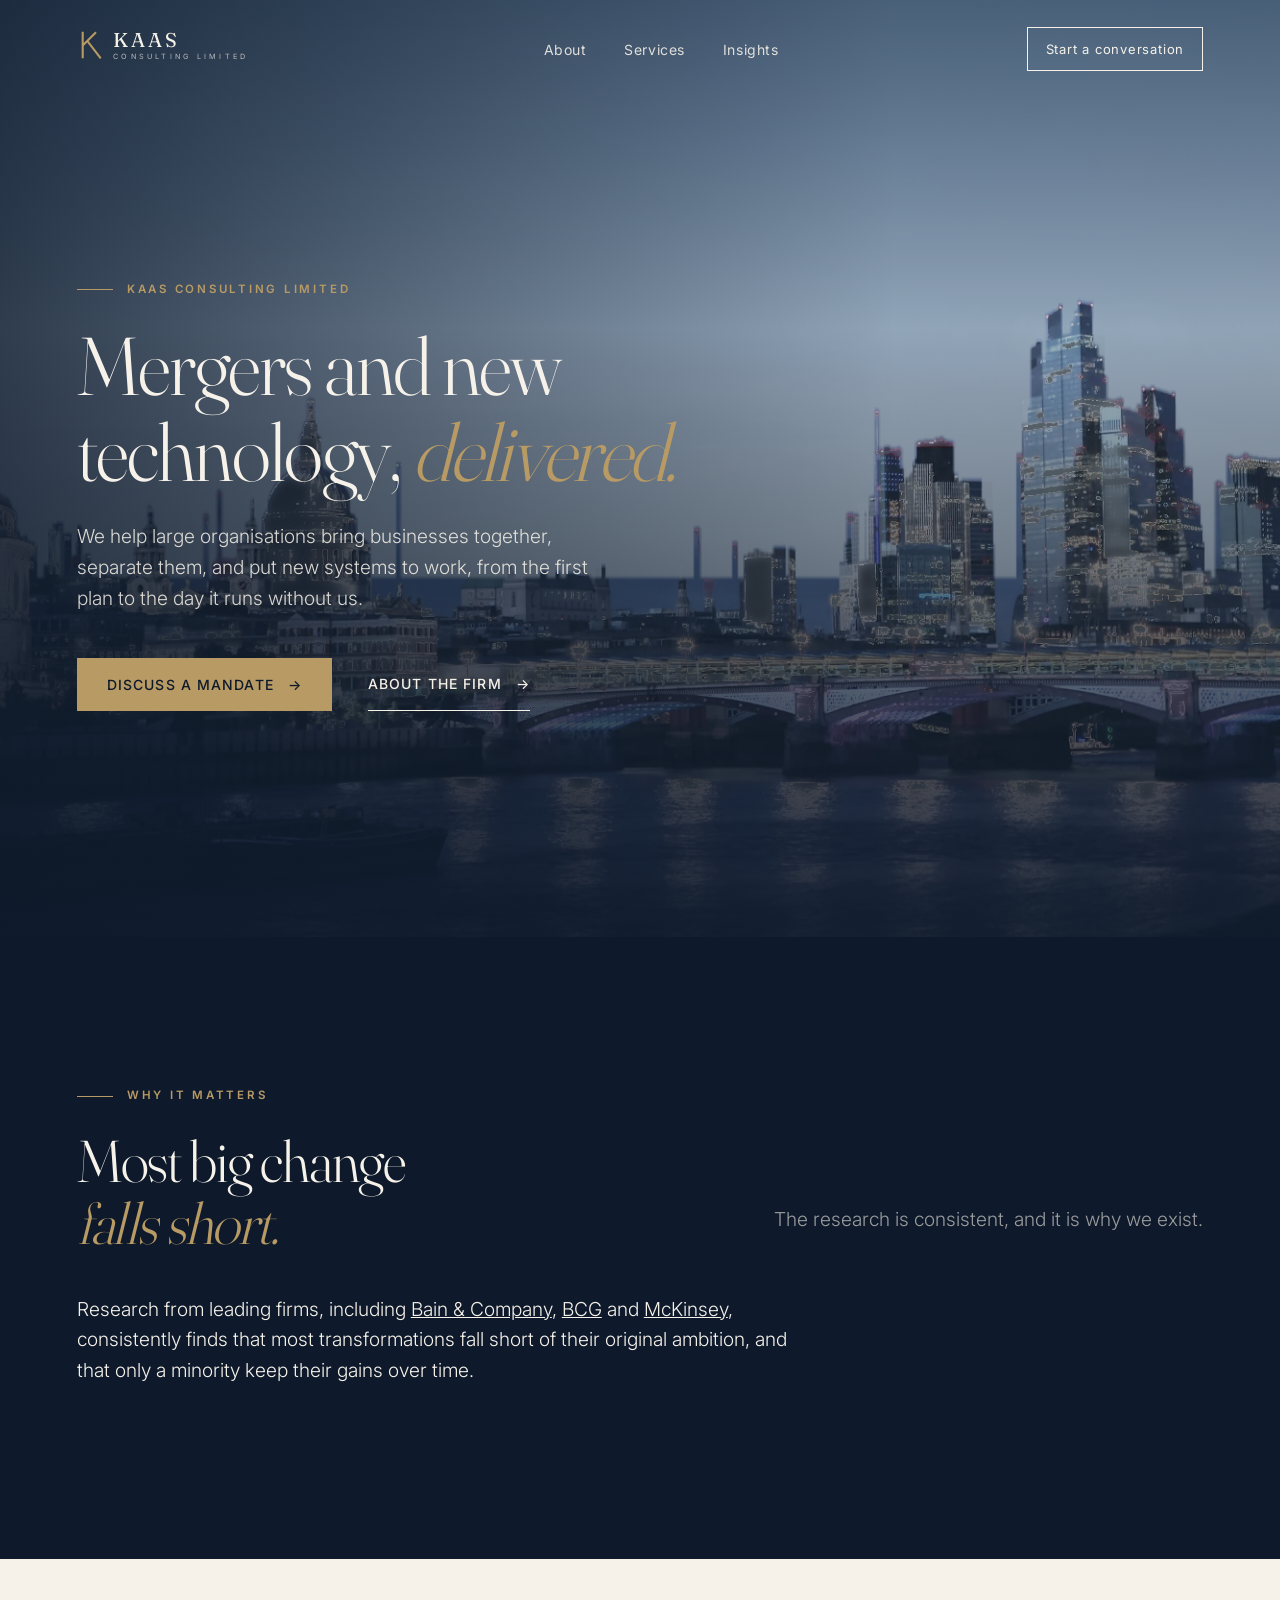
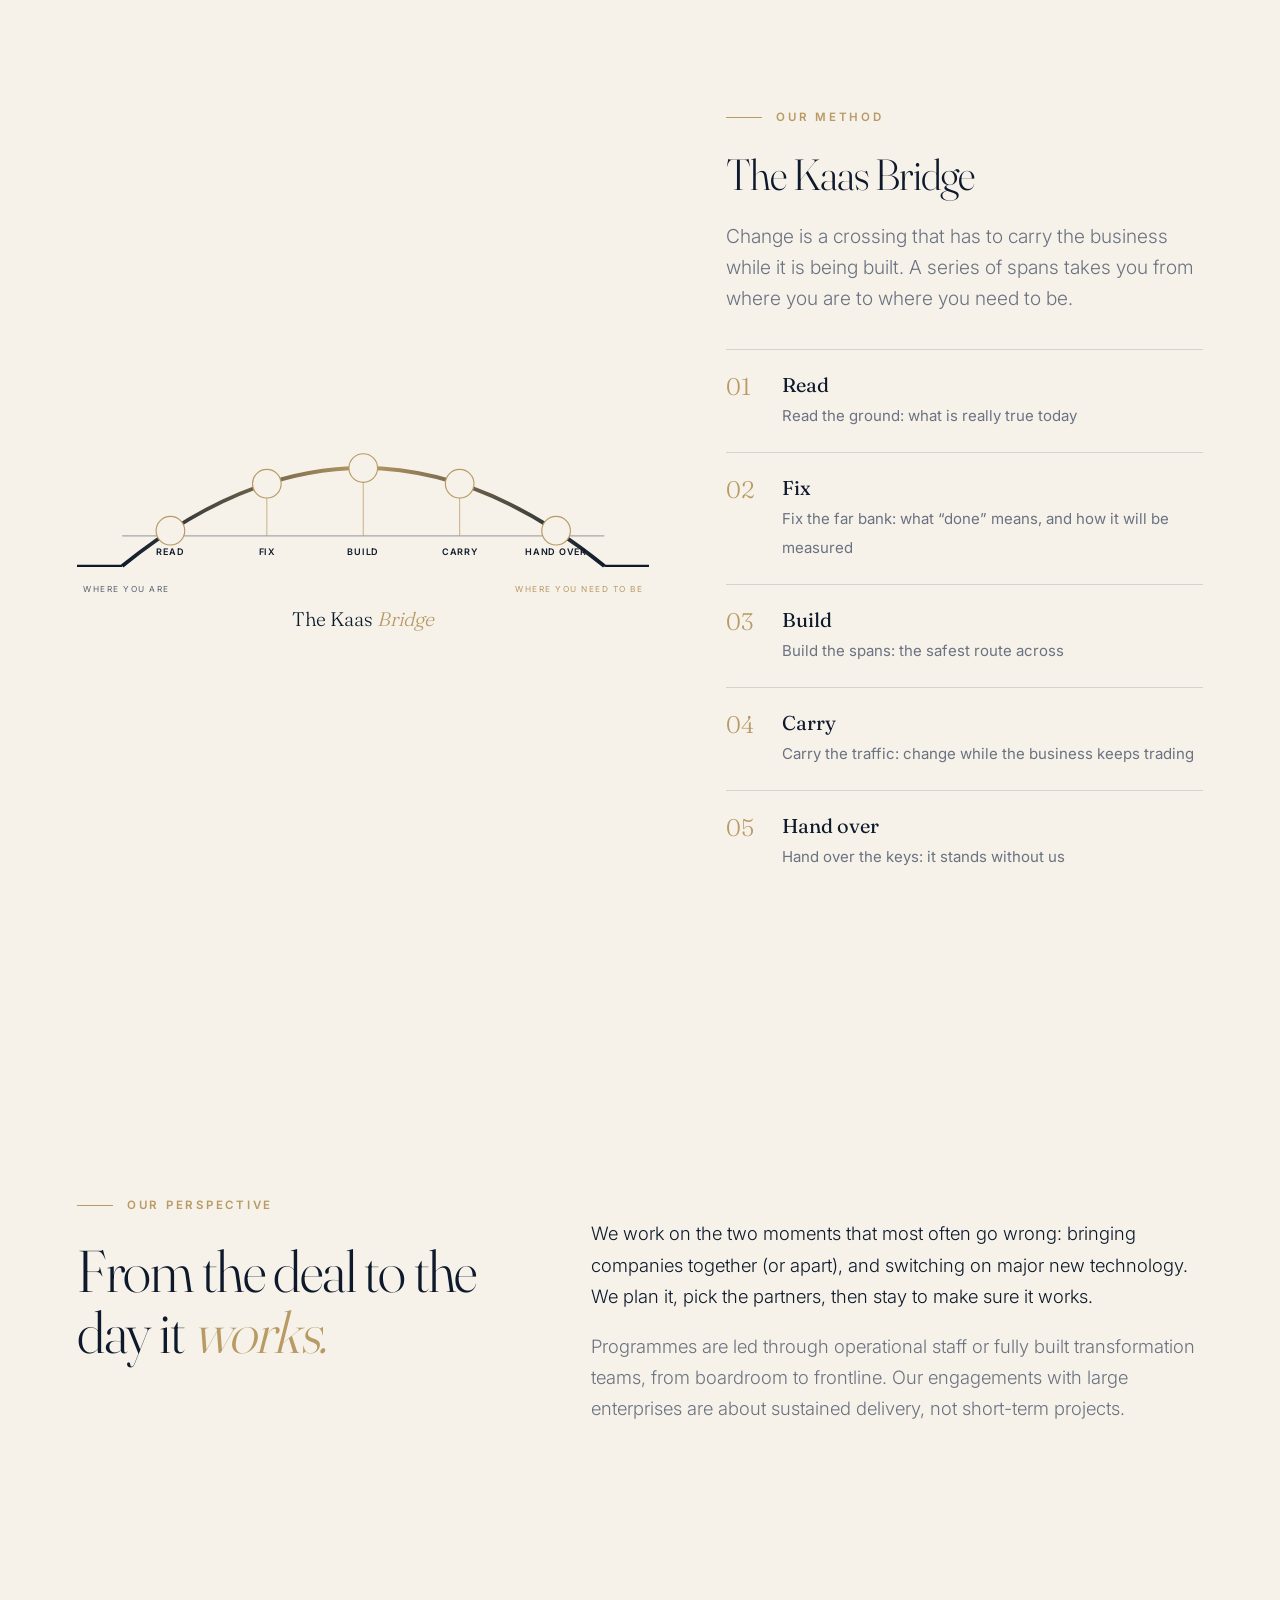
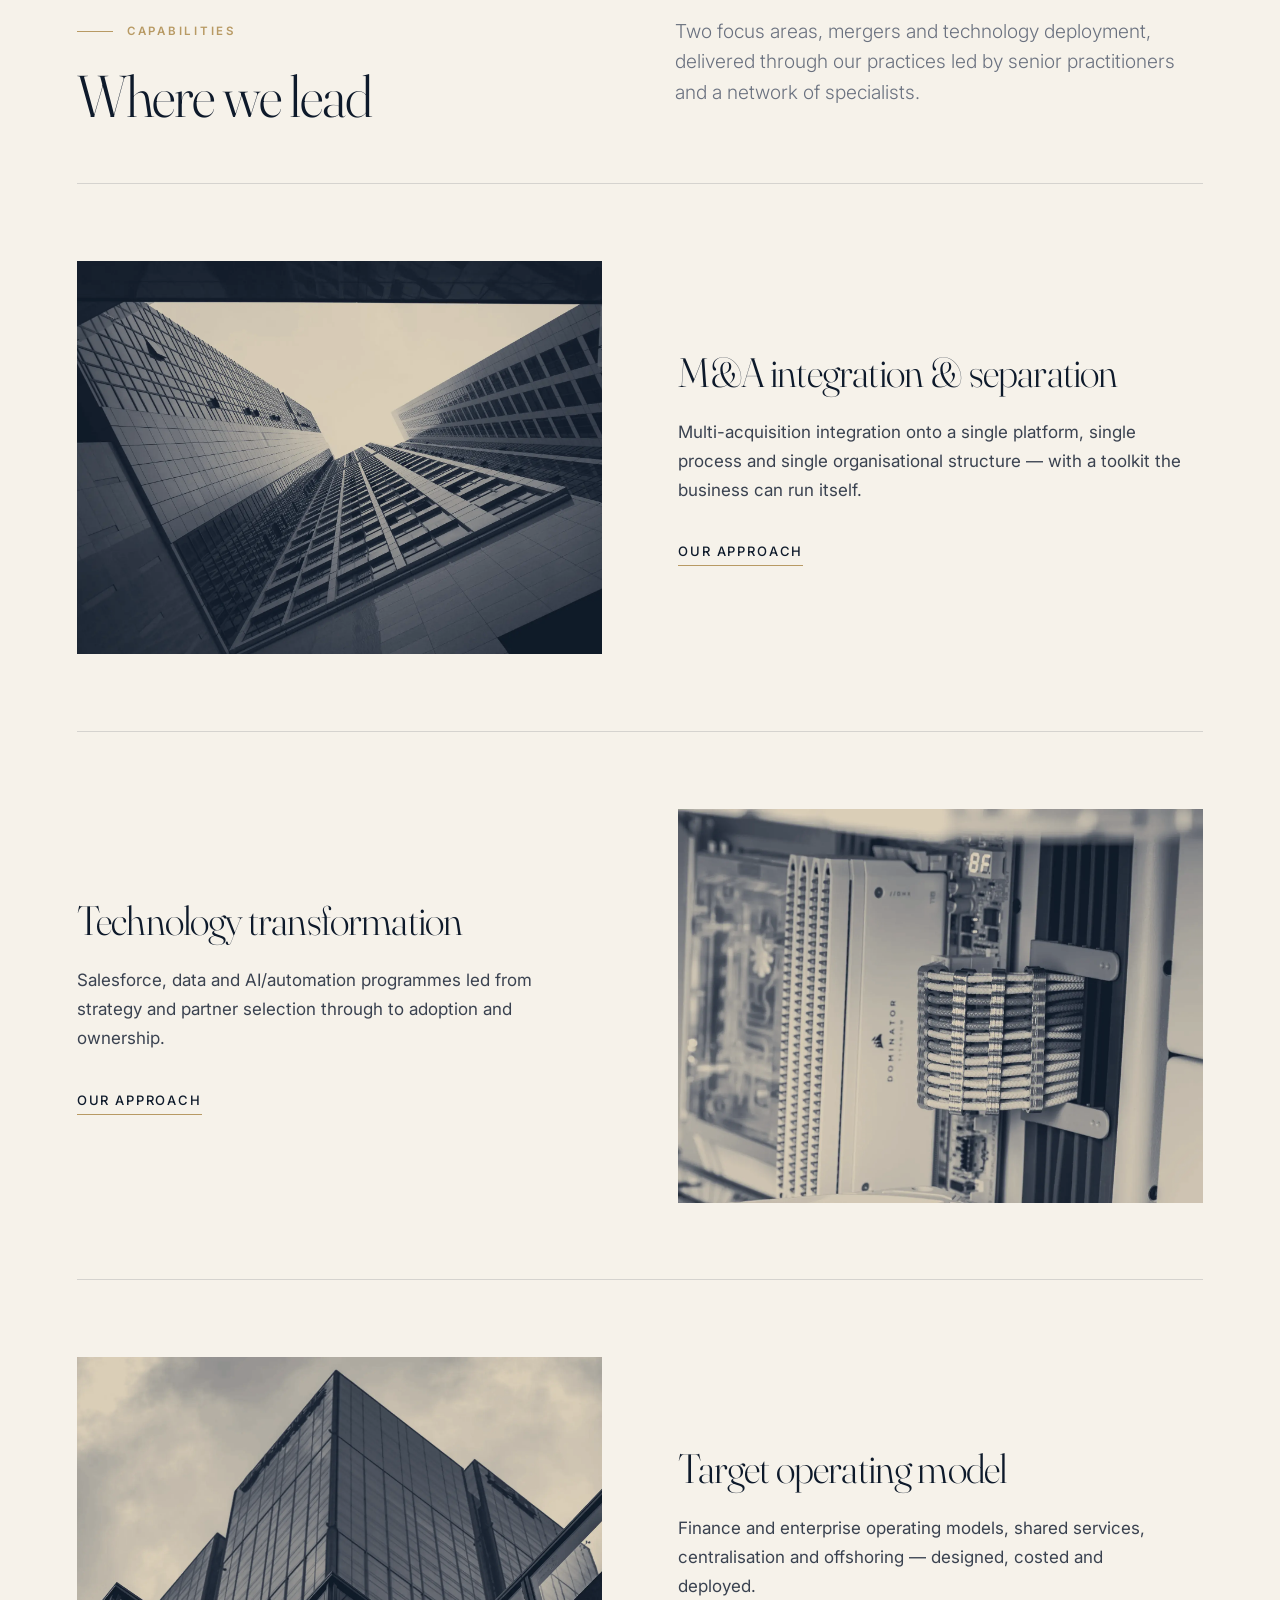
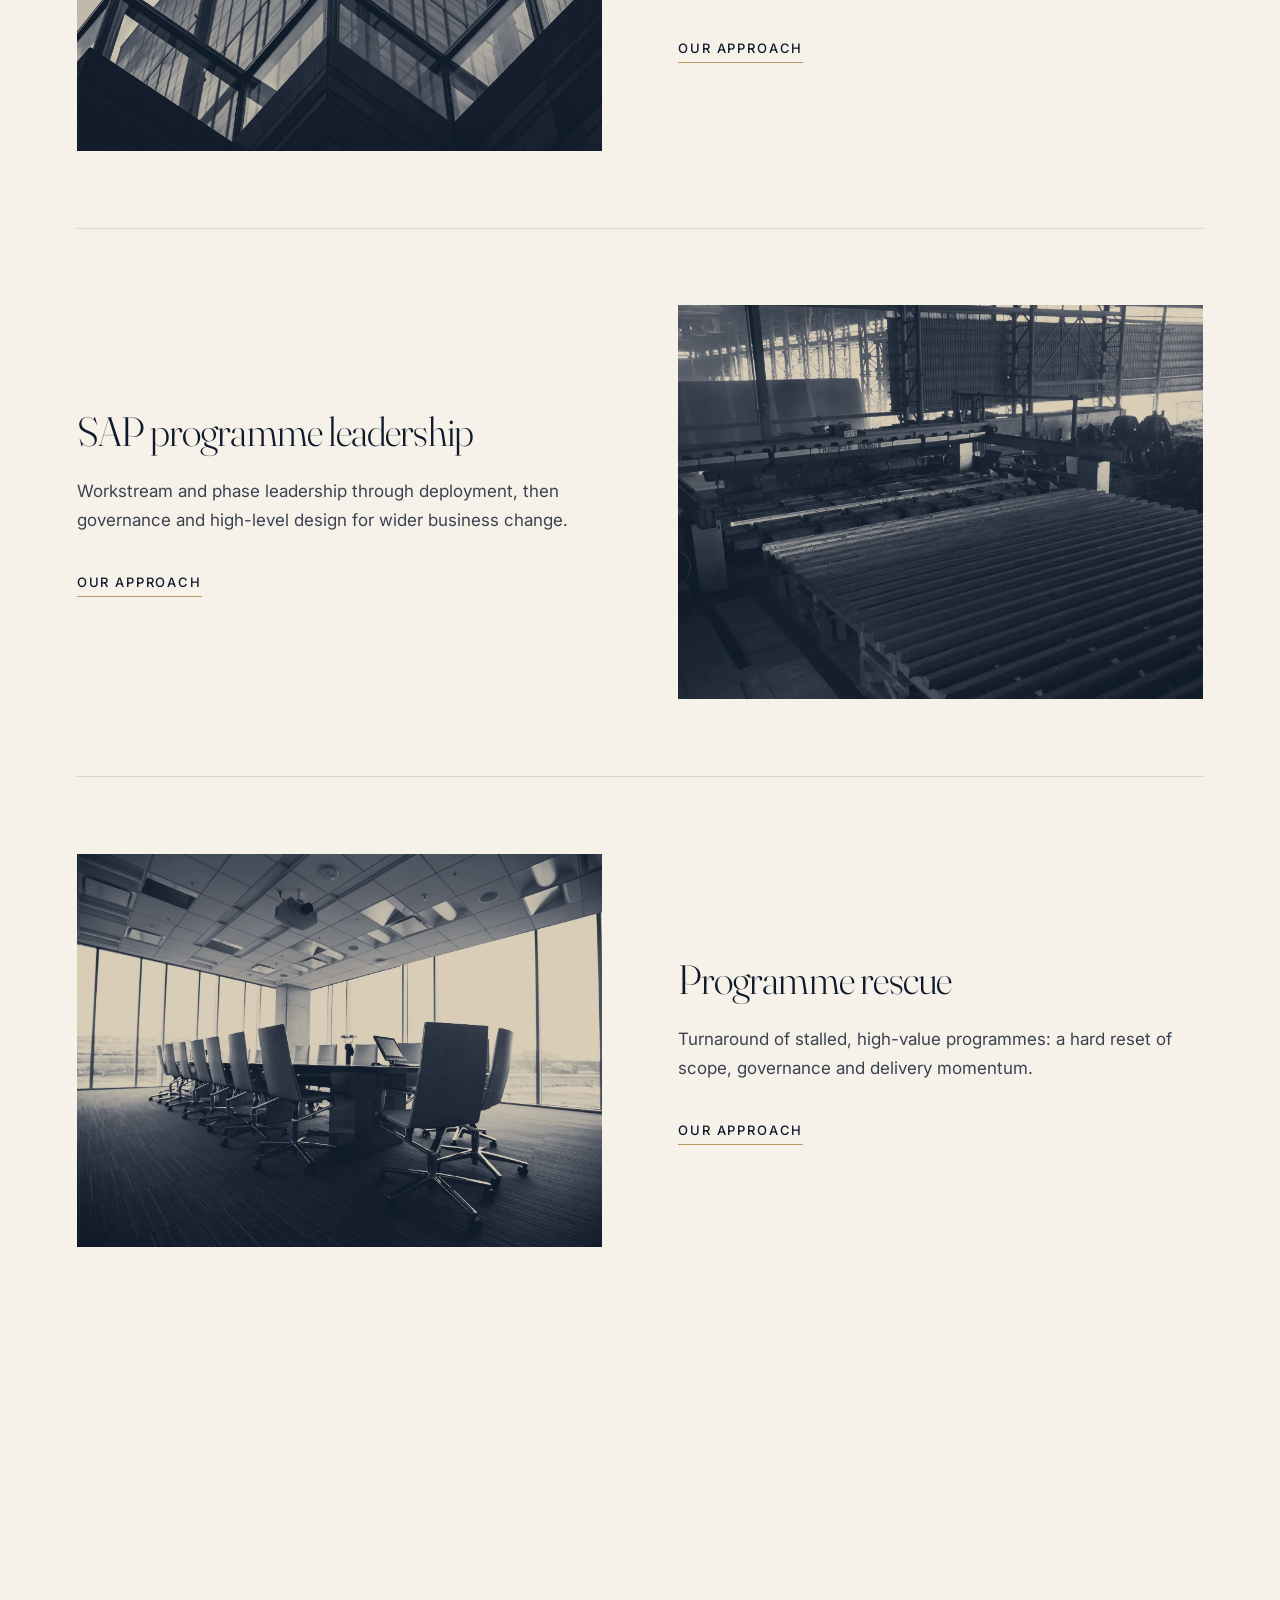
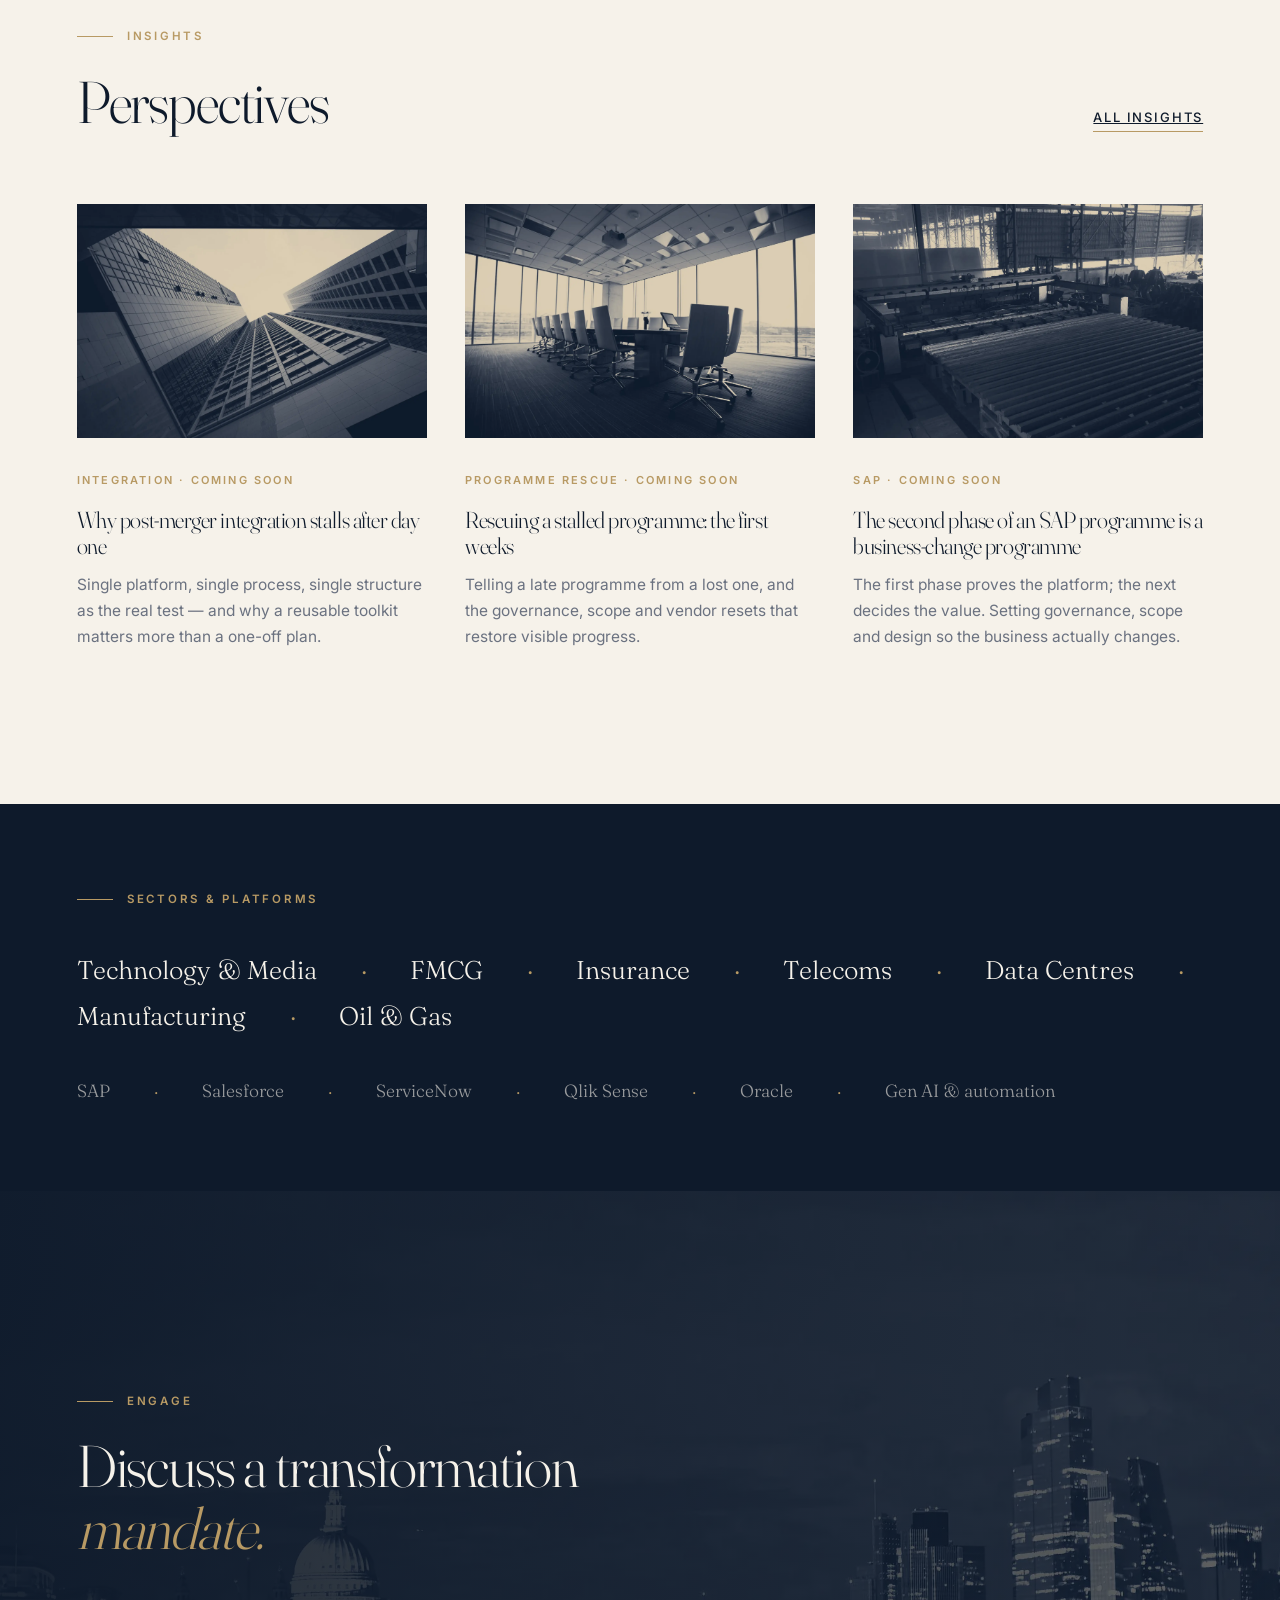
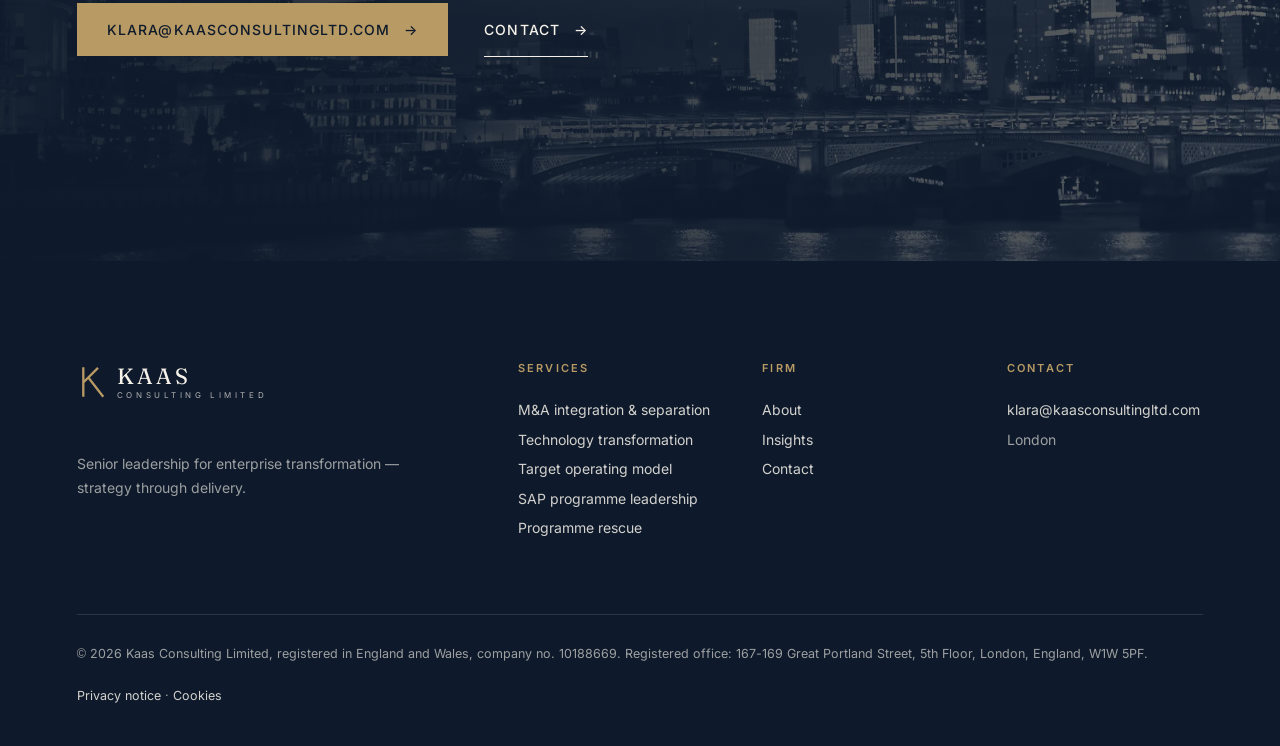
<file: index.html>
<!doctype html><html lang="en-GB"><head><meta charset="utf-8"><meta name="viewport" content="width=device-width,initial-scale=1">
<title>Mergers and technology change, delivered — Kaas Consulting Limited</title><meta name="description" content="Enterprise transformation that lands. Senior leadership for M&amp;A integration, target operating models, SAP, Salesforce and AI programmes.">
<link rel="icon" href="assets/favicon.svg"><link rel="preload" href="assets/fonts/Fraunces.ttf" as="font" crossorigin><link rel="stylesheet" href="assets/site.css"></head><body>
<header class="nav"><a href="index.html"><svg viewBox="0 0 230 40" class="logo" aria-label="Kaas Consulting Limited"><path d="M6 6v28M6 20.5 20 6.5M11 16l14 18" stroke="#B89A64" stroke-width="2.2" fill="none"/><text x="38" y="22" font-family="Fraunces,Georgia,serif" font-size="21" fill="currentColor" letter-spacing="3">KAAS</text><text x="38" y="35" font-family="Inter,Arial,sans-serif" font-size="7.6" fill="currentColor" opacity=".7" letter-spacing="3.4">CONSULTING LIMITED</text></svg></a><ul><li><a href="about.html">About</a></li><li><a href="services/ma-integration-separation.html">Services</a></li><li><a href="insights.html">Insights</a></li></ul><a class="cta-s" href="contact.html">Start a conversation</a><button class="burger" aria-label="Menu">MENU</button></header>
<main><section class="hero" data-sky><img src="assets/img/london.webp" alt=""><div class="wrap"><div class="eyebrow rv">Kaas Consulting Limited</div><h1 class="rv d1">Mergers and new technology, <em>delivered.</em></h1><p class="lead rv d2">We help large organisations bring businesses together, separate them, and put new systems to work, from the first plan to the day it runs without us.</p><div class="btns rv d3"><a class="btn" href="contact.html">Discuss a mandate</a><a class="btn line" href="about.html">About the firm</a></div></div></section><section class="ink"><div class="wrap"><div class="head-row"><div class="rv"><div class="eyebrow">Why it matters</div><h2>Most big change<br><em>falls short.</em></h2></div><p class="lead mute rv d1">The research is consistent, and it is why we exist.</p></div>
<p class="lead rv" style="max-width:60ch;margin-top:40px">Research from leading firms, including <a href="https://www.bain.com/about/media-center/press-releases/2024/88-of-business-transformations-fail-to-achieve-their-original-ambitions-those-that-succeed-avoid-overloading-top-talent/">Bain &amp; Company</a>, <a href="https://www.bcg.com/publications/2020/increasing-odds-of-success-in-digital-transformation">BCG</a> and <a href="https://www.mckinsey.org/~/media/mckinsey/business%20functions/people%20and%20organizational%20performance/our%20insights/successful%20transformations/december%202021%20losing%20from%20day%20one/losing-from-day-one-why-even-successful-transformations-fall-short-final.pdf">McKinsey</a>, consistently finds that most transformations fall short of their original ambition, and that only a minority keep their gains over time.</p></div></section>
<section><div class="wrap lifecycle"><div class="rv"><svg viewBox="0 0 760 420" class="draw" role="img" aria-label="The Kaas Bridge: Read, Fix, Build, Carry, Hand over" style="width:100%;height:auto"><defs><linearGradient id="bghome" x1="0" x2="1"><stop offset="0" stop-color="#0E1A2B"/><stop offset=".5" stop-color="#B89A64"/><stop offset="1" stop-color="#0E1A2B"/></linearGradient></defs><line x1="0" y1="300" x2="60" y2="300" stroke="#0E1A2B" stroke-width="3"/><line x1="700" y1="300" x2="760" y2="300" stroke="#0E1A2B" stroke-width="3"/><text x="8" y="334" font-family="Inter,sans-serif" font-size="11" letter-spacing="2" fill="#5a6270">WHERE YOU ARE</text><text x="752" y="334" text-anchor="end" font-family="Inter,sans-serif" font-size="11" letter-spacing="2" fill="#B89A64">WHERE YOU NEED TO BE</text><path class="arc" d="M60 300 Q 380.0 40 700 300" stroke="url(#bghome)" stroke-width="5" fill="none"/><line class="arc" x1="60" y1="260" x2="700" y2="260" stroke="#0E1A2B" stroke-opacity=".35" stroke-width="1.5"/><line x1="124.0" y1="253.2" x2="124.0" y2="260" stroke="#B89A64" stroke-width="1"/><circle cx="124.0" cy="253.2" r="19" fill="#F6F2EA" stroke="#B89A64" stroke-width="1.5"/><text x="124.0" y="259.2" text-anchor="middle" font-family="Fraunces,serif" font-size="16" fill="#0E1A2B"></text><text x="124.0" y="286" text-anchor="middle" font-family="Inter,sans-serif" font-size="12" font-weight="600" letter-spacing="1" fill="#0E1A2B">READ</text><line x1="252.0" y1="190.8" x2="252.0" y2="260" stroke="#B89A64" stroke-width="1"/><circle cx="252.0" cy="190.8" r="19" fill="#F6F2EA" stroke="#B89A64" stroke-width="1.5"/><text x="252.0" y="196.8" text-anchor="middle" font-family="Fraunces,serif" font-size="16" fill="#0E1A2B"></text><text x="252.0" y="286" text-anchor="middle" font-family="Inter,sans-serif" font-size="12" font-weight="600" letter-spacing="1" fill="#0E1A2B">FIX</text><line x1="380.0" y1="170.0" x2="380.0" y2="260" stroke="#B89A64" stroke-width="1"/><circle cx="380.0" cy="170.0" r="19" fill="#F6F2EA" stroke="#B89A64" stroke-width="1.5"/><text x="380.0" y="176.0" text-anchor="middle" font-family="Fraunces,serif" font-size="16" fill="#0E1A2B"></text><text x="380.0" y="286" text-anchor="middle" font-family="Inter,sans-serif" font-size="12" font-weight="600" letter-spacing="1" fill="#0E1A2B">BUILD</text><line x1="508.0" y1="190.8" x2="508.0" y2="260" stroke="#B89A64" stroke-width="1"/><circle cx="508.0" cy="190.8" r="19" fill="#F6F2EA" stroke="#B89A64" stroke-width="1.5"/><text x="508.0" y="196.8" text-anchor="middle" font-family="Fraunces,serif" font-size="16" fill="#0E1A2B"></text><text x="508.0" y="286" text-anchor="middle" font-family="Inter,sans-serif" font-size="12" font-weight="600" letter-spacing="1" fill="#0E1A2B">CARRY</text><line x1="636.0" y1="253.2" x2="636.0" y2="260" stroke="#B89A64" stroke-width="1"/><circle cx="636.0" cy="253.2" r="19" fill="#F6F2EA" stroke="#B89A64" stroke-width="1.5"/><text x="636.0" y="259.2" text-anchor="middle" font-family="Fraunces,serif" font-size="16" fill="#0E1A2B"></text><text x="636.0" y="286" text-anchor="middle" font-family="Inter,sans-serif" font-size="12" font-weight="600" letter-spacing="1" fill="#0E1A2B">HAND OVER</text><text x="380.0" y="380" text-anchor="middle" font-family="Fraunces,serif" font-size="26" font-weight="300" fill="#0E1A2B">The Kaas <tspan font-style="italic" fill="#B89A64">Bridge</tspan></text></svg></div><div><div class="eyebrow rv">Our method</div><h2 class="rv d1" style="font-size:clamp(2rem,3.4vw,3.2rem);margin-bottom:24px">The Kaas Bridge</h2><p class="lead mute rv d1" style="margin-bottom:36px">Change is a crossing that has to carry the business while it is being built. A series of spans takes you from where you are to where you need to be.</p><ol class="phase-list rv d2"><li><div><b>Read</b><span>Read the ground: what is really true today</span></div></li><li><div><b>Fix</b><span>Fix the far bank: what “done” means, and how it will be measured</span></div></li><li><div><b>Build</b><span>Build the spans: the safest route across</span></div></li><li><div><b>Carry</b><span>Carry the traffic: change while the business keeps trading</span></div></li><li><div><b>Hand over</b><span>Hand over the keys: it stands without us</span></div></li></ol></div></div></section>
<section><div class="wrap intro"><div class="rv"><div class="eyebrow">Our perspective</div><h2>From the deal to the day it <em>works.</em></h2></div>
<div class="rv d1"><p>We work on the two moments that most often go wrong: bringing companies together (or apart), and switching on major new technology. We plan it, pick the partners, then stay to make sure it works.</p><p class="mute">Programmes are led through operational staff or fully built transformation teams, from boardroom to frontline. Our engagements with large enterprises are about sustained delivery, not short-term projects.</p></div></div></section>
<section style="padding-top:0"><div class="wrap"><div class="head-row"><div class="rv"><div class="eyebrow">Capabilities</div><h2>Where we lead</h2></div><p class="lead mute rv d1">Two focus areas, mergers and technology deployment, delivered through our practices led by senior practitioners and a network of specialists.</p></div><div style="margin-top:56px"><a class="srow" href="services/ma-integration-separation.html"><div class="simg rv"><img src="assets/img/towers.webp" alt="" loading="lazy"></div><div class="rv d1"><h3>M&amp;A integration &amp; separation</h3><p>Multi-acquisition integration onto a single platform, single process and single organisational structure — with a toolkit the business can run itself.</p><span class="more">Our approach</span></div></a><a class="srow" href="services/technology-transformation.html"><div class="simg rv"><img src="assets/img/servers.webp" alt="" loading="lazy"></div><div class="rv d1"><h3>Technology transformation</h3><p>Salesforce, data and AI/automation programmes led from strategy and partner selection through to adoption and ownership.</p><span class="more">Our approach</span></div></a><a class="srow" href="services/target-operating-model.html"><div class="simg rv"><img src="assets/img/glass.webp" alt="" loading="lazy"></div><div class="rv d1"><h3>Target operating model</h3><p>Finance and enterprise operating models, shared services, centralisation and offshoring — designed, costed and deployed.</p><span class="more">Our approach</span></div></a><a class="srow" href="services/sap-s4hana.html"><div class="simg rv"><img src="assets/img/steel.webp" alt="" loading="lazy"></div><div class="rv d1"><h3>SAP programme leadership</h3><p>Workstream and phase leadership through deployment, then governance and high-level design for wider business change.</p><span class="more">Our approach</span></div></a><a class="srow" href="services/programme-rescue.html"><div class="simg rv"><img src="assets/img/boardroom.webp" alt="" loading="lazy"></div><div class="rv d1"><h3>Programme rescue</h3><p>Turnaround of stalled, high-value programmes: a hard reset of scope, governance and delivery momentum.</p><span class="more">Our approach</span></div></a></div></div></section>
<section><div class="wrap"><div class="head-row"><div class="rv"><div class="eyebrow">Insights</div><h2>Perspectives</h2></div><a class="more rv" href="insights.html">All insights</a></div><div class="ins"><a class="art rv d0" href="insights.html"><div class="zoom"><img src="assets/img/towers.webp" alt="" loading="lazy"></div><span class="tag">Integration · Coming soon</span><h3>Why post-merger integration stalls after day one</h3><p>Single platform, single process, single structure as the real test — and why a reusable toolkit matters more than a one-off plan.</p></a><a class="art rv d1" href="insights.html"><div class="zoom"><img src="assets/img/boardroom.webp" alt="" loading="lazy"></div><span class="tag">Programme rescue · Coming soon</span><h3>Rescuing a stalled programme: the first weeks</h3><p>Telling a late programme from a lost one, and the governance, scope and vendor resets that restore visible progress.</p></a><a class="art rv d2" href="insights.html"><div class="zoom"><img src="assets/img/steel.webp" alt="" loading="lazy"></div><span class="tag">SAP · Coming soon</span><h3>The second phase of an SAP programme is a business-change programme</h3><p>The first phase proves the platform; the next decides the value. Setting governance, scope and design so the business actually changes.</p></a></div></div></section>
<section class="ink" style="padding:90px 0"><div class="wrap"><div class="eyebrow rv">Sectors &amp; platforms</div><div class="marquee rv d1"><span>Technology &amp; Media</span><span>FMCG</span><span>Insurance</span><span>Telecoms</span><span>Data Centres</span><span>Manufacturing</span><span>Oil &amp; Gas</span></div><div class="marquee rv d2 mute" style="font-size:1.1rem"><span>SAP</span><span>Salesforce</span><span>ServiceNow</span><span>Qlik Sense</span><span>Oracle</span><span>Gen AI &amp; automation</span></div></div></section>
<section class="band"><img src="assets/img/london-k.webp" alt="" loading="lazy"><div class="wrap"><div class="eyebrow rv">Engage</div><h2 class="rv d1">Discuss a transformation <em>mandate.</em></h2><div class="btns rv d2"><a class="btn" href="mailto:klara@kaasconsultingltd.com?subject=Mandate%20enquiry">klara@kaasconsultingltd.com</a><a class="btn line" href="contact.html">Contact</a></div></div></section></main>
<footer><div class="wrap"><div class="fgrid"><div><svg viewBox="0 0 230 40" class="logo" aria-label="Kaas Consulting Limited"><path d="M6 6v28M6 20.5 20 6.5M11 16l14 18" stroke="#B89A64" stroke-width="2.2" fill="none"/><text x="38" y="22" font-family="Fraunces,Georgia,serif" font-size="21" fill="#F6F2EA" letter-spacing="3">KAAS</text><text x="38" y="35" font-family="Inter,Arial,sans-serif" font-size="7.6" fill="#F6F2EA" opacity=".7" letter-spacing="3.4">CONSULTING LIMITED</text></svg><p style="max-width:36ch">Senior leadership for enterprise transformation — strategy through delivery.</p></div>
<div><h4>Services</h4><ul><li><a href="services/ma-integration-separation.html">M&amp;A integration &amp; separation</a></li><li><a href="services/technology-transformation.html">Technology transformation</a></li><li><a href="services/target-operating-model.html">Target operating model</a></li><li><a href="services/sap-s4hana.html">SAP programme leadership</a></li><li><a href="services/programme-rescue.html">Programme rescue</a></li></ul></div><div><h4>Firm</h4><ul><li><a href="about.html">About</a></li><li><a href="insights.html">Insights</a></li><li><a href="contact.html">Contact</a></li></ul></div>
<div><h4>Contact</h4><ul><li><a href="mailto:klara@kaasconsultingltd.com">klara@kaasconsultingltd.com</a></li><li>London</li></ul></div></div>
<div class="legal"><span>© 2026 Kaas Consulting Limited, registered in England and Wales, company no. 10188669. Registered office: 167-169 Great Portland Street, 5th Floor, London, England, W1W 5PF.</span><span><a href="privacy.html">Privacy notice</a> · <a href="cookies.html">Cookies</a></span></div></div></footer>
<script src="assets/site.js"></script><script src="assets/hero-sky.js"></script></body></html>
</file>
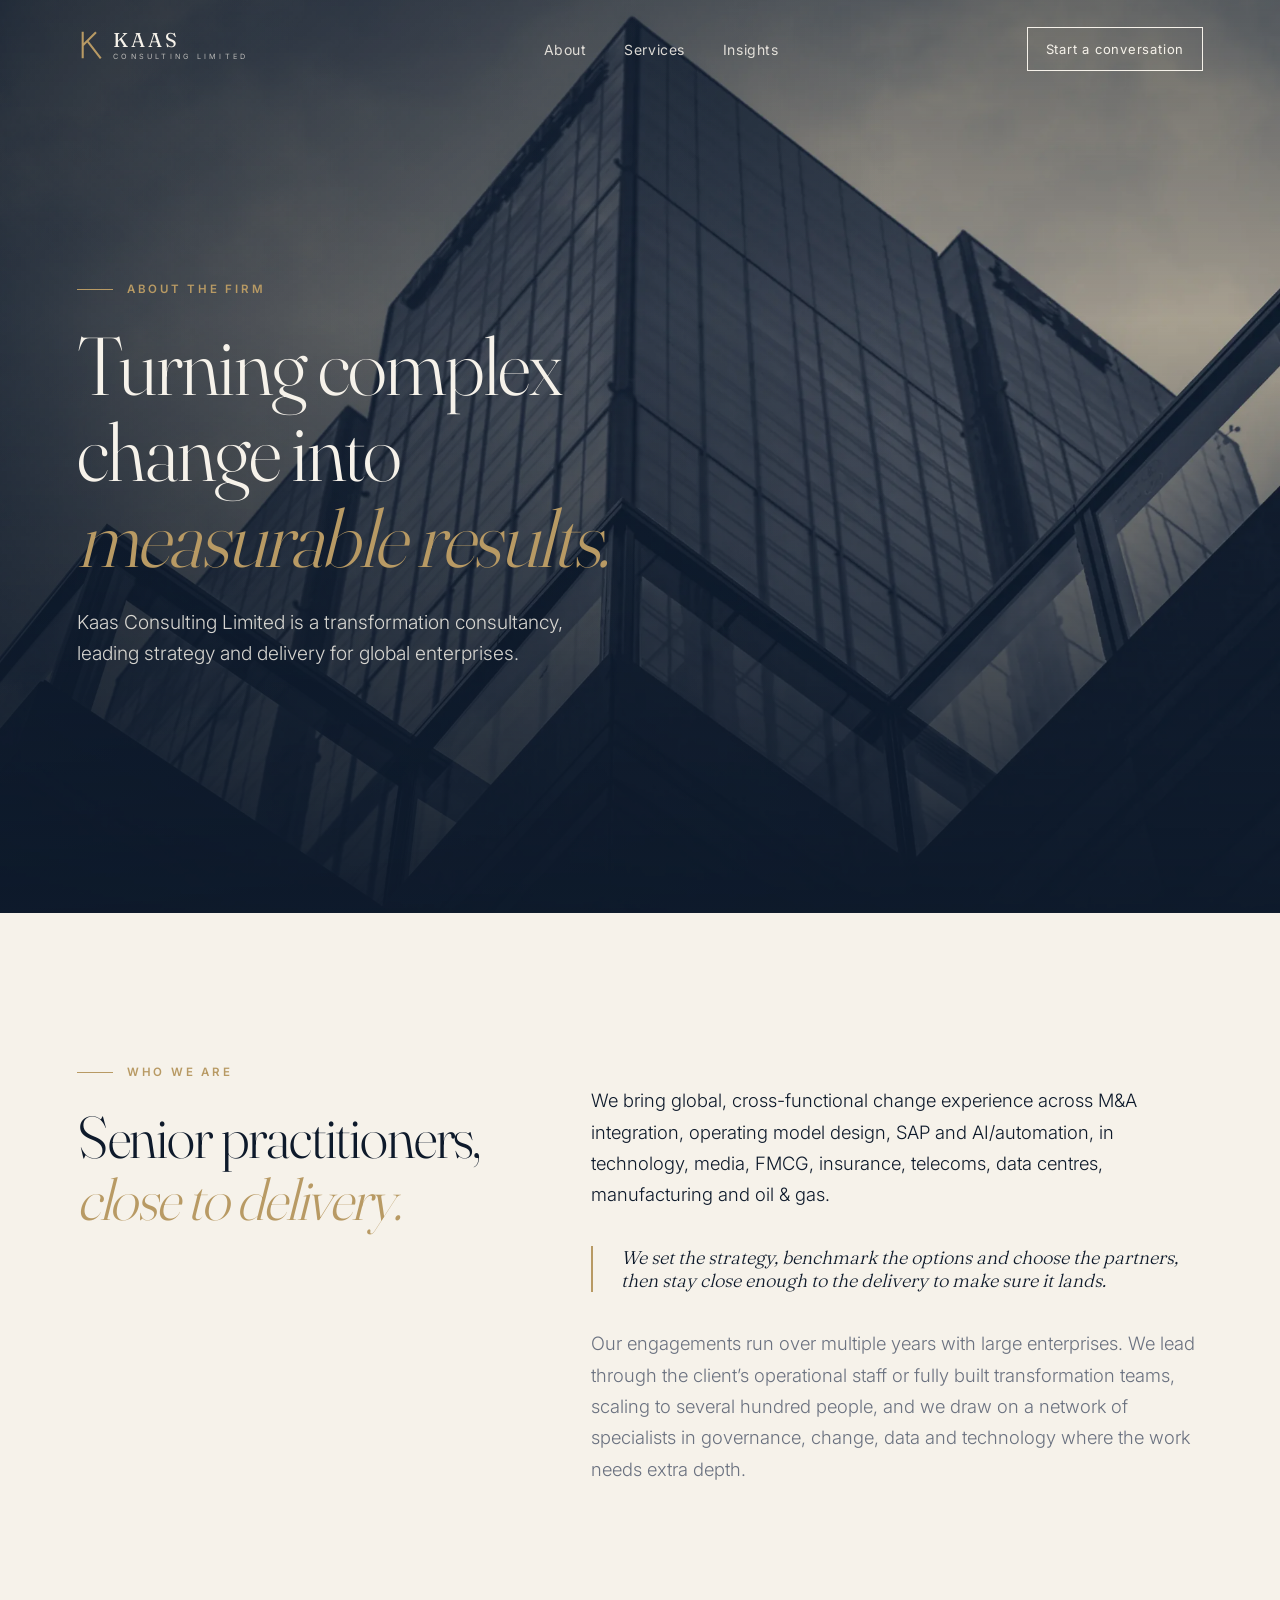
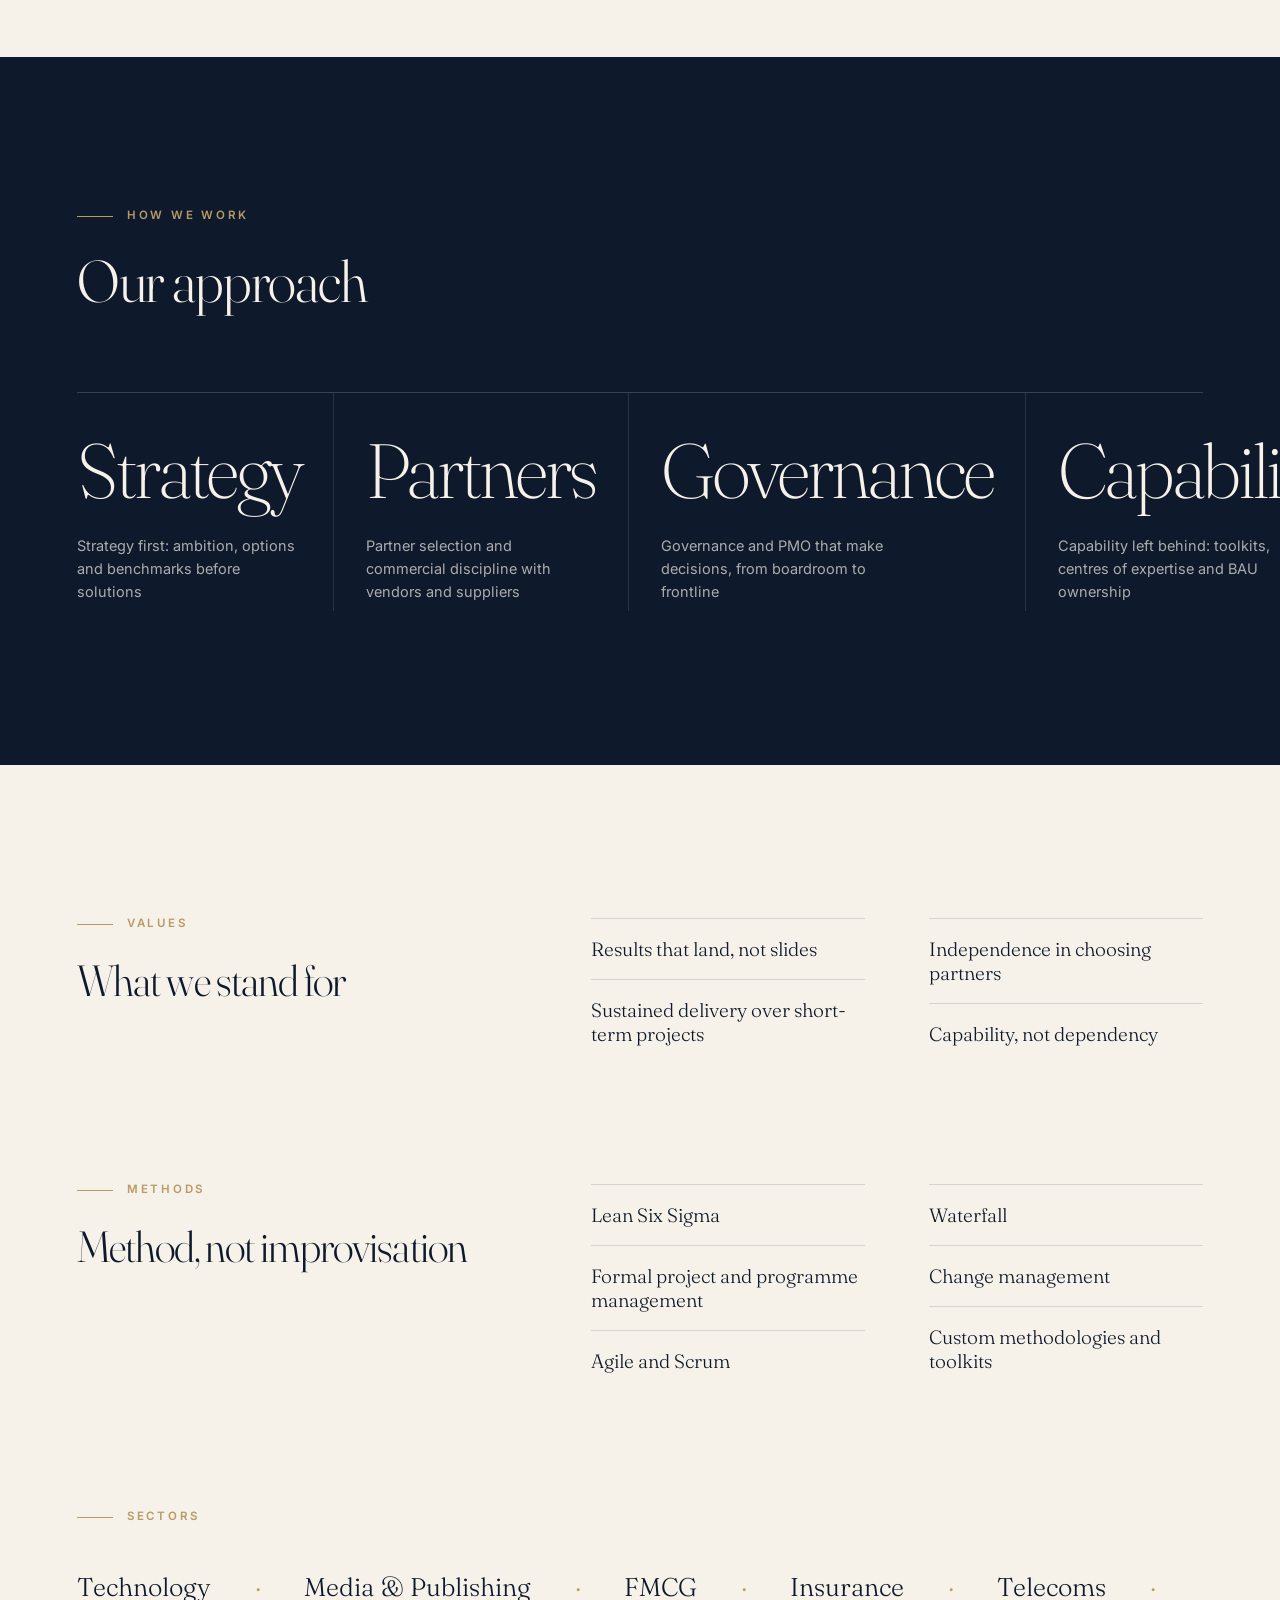
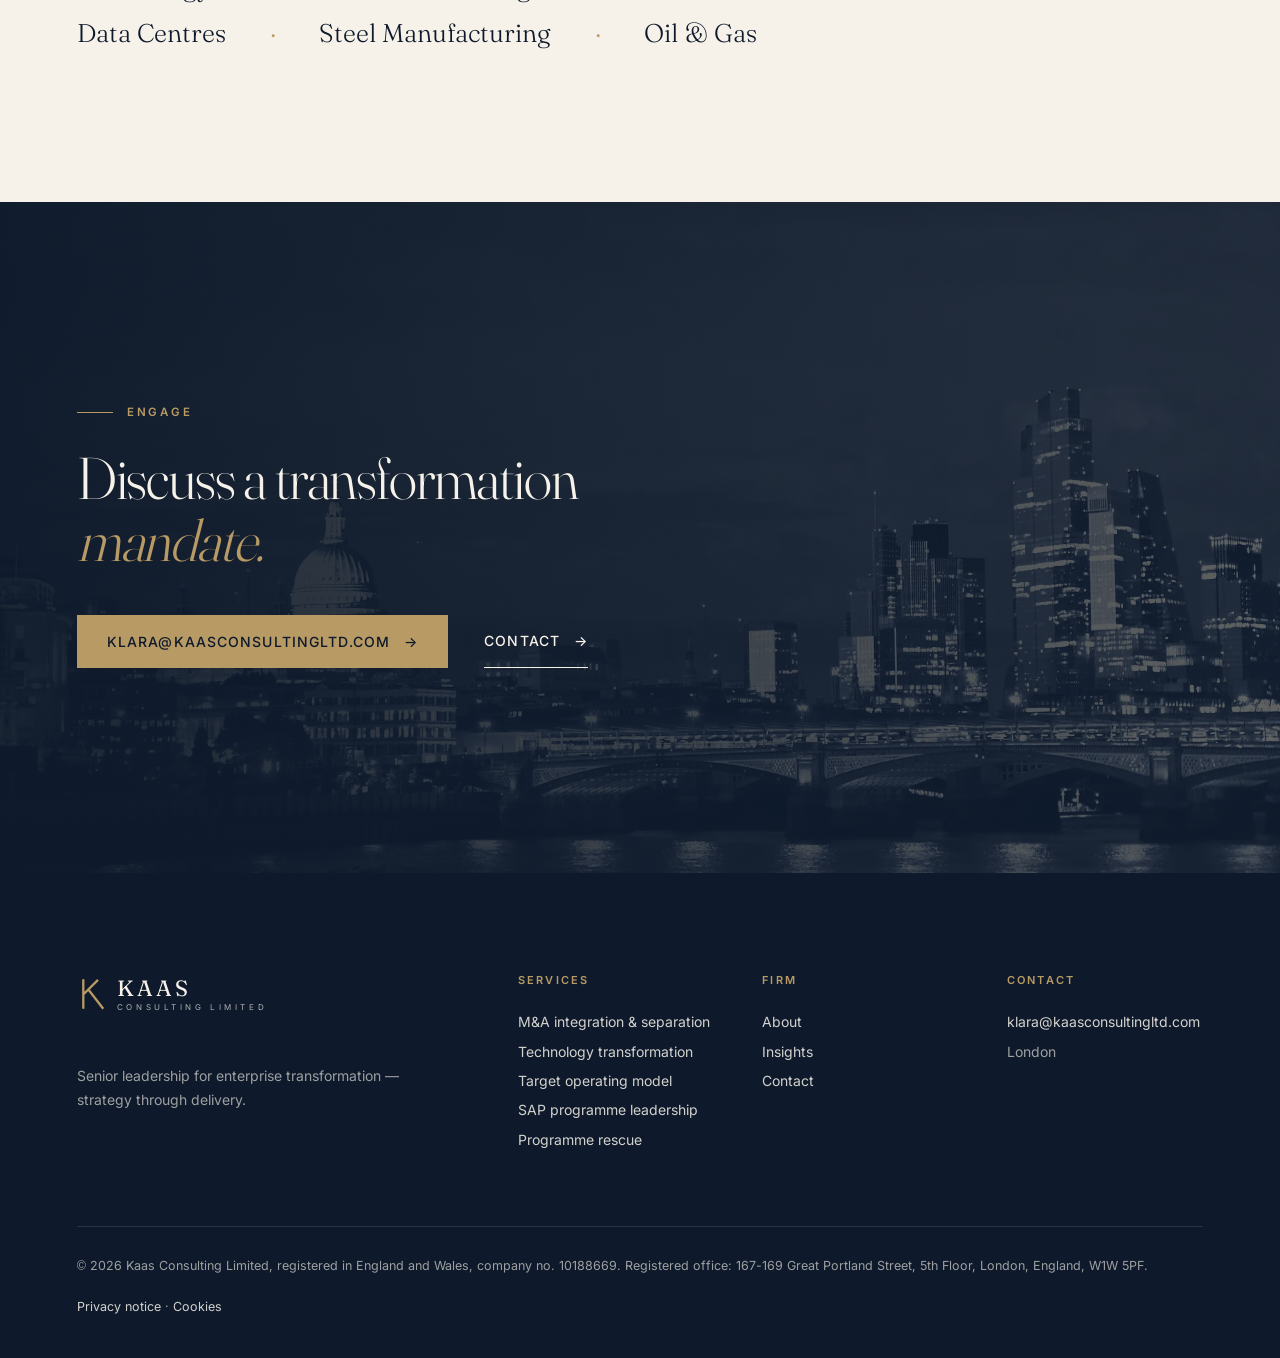
<file: about.html>
<!doctype html><html lang="en-GB"><head><meta charset="utf-8"><meta name="viewport" content="width=device-width,initial-scale=1">
<title>About — Kaas Consulting Limited</title><meta name="description" content="Enterprise transformation that lands. Senior leadership for M&amp;A integration, target operating models, SAP, Salesforce and AI programmes.">
<link rel="icon" href="assets/favicon.svg"><link rel="preload" href="assets/fonts/Fraunces.ttf" as="font" crossorigin><link rel="stylesheet" href="assets/site.css"></head><body>
<header class="nav"><a href="index.html"><svg viewBox="0 0 230 40" class="logo" aria-label="Kaas Consulting Limited"><path d="M6 6v28M6 20.5 20 6.5M11 16l14 18" stroke="#B89A64" stroke-width="2.2" fill="none"/><text x="38" y="22" font-family="Fraunces,Georgia,serif" font-size="21" fill="currentColor" letter-spacing="3">KAAS</text><text x="38" y="35" font-family="Inter,Arial,sans-serif" font-size="7.6" fill="currentColor" opacity=".7" letter-spacing="3.4">CONSULTING LIMITED</text></svg></a><ul><li><a href="about.html">About</a></li><li><a href="services/ma-integration-separation.html">Services</a></li><li><a href="insights.html">Insights</a></li></ul><a class="cta-s" href="contact.html">Start a conversation</a><button class="burger" aria-label="Menu">MENU</button></header>
<main><section class="hero short"><img src="assets/img/glass.webp" alt=""><div class="wrap"><div class="eyebrow rv">About the firm</div><h1 class="rv d1">Turning complex change into <em>measurable results.</em></h1><p class="lead rv d2">Kaas Consulting Limited is a transformation consultancy, leading strategy and delivery for global enterprises.</p></div></section><section><div class="wrap intro"><div class="rv"><div class="eyebrow">Who we are</div><h2>Senior practitioners, <em>close to delivery.</em></h2></div>
<div class="rv d1"><p>We bring global, cross-functional change experience across M&amp;A integration, operating model design, SAP and AI/automation, in technology, media, FMCG, insurance, telecoms, data centres, manufacturing and oil &amp; gas.</p>
<p class="pull">We set the strategy, benchmark the options and choose the partners, then stay close enough to the delivery to make sure it lands.</p>
<p class="mute">Our engagements run over multiple years with large enterprises. We lead through the client’s operational staff or fully built transformation teams, scaling to several hundred people, and we draw on a network of specialists in governance, change, data and technology where the work needs extra depth.</p></div></div></section>
<section class="ink"><div class="wrap"><div class="eyebrow rv">How we work</div><h2 class="rv d1">Our approach</h2><div class="nums"><div class="rv"><b>Strategy</b><span>Strategy first: ambition, options and benchmarks before solutions</span></div><div class="rv d1"><b>Partners</b><span>Partner selection and commercial discipline with vendors and suppliers</span></div><div class="rv d2"><b>Governance</b><span>Governance and PMO that make decisions, from boardroom to frontline</span></div><div class="rv d3"><b>Capability</b><span>Capability left behind: toolkits, centres of expertise and BAU ownership</span></div></div></div></section>
<section><div class="wrap two"><div class="rv"><div class="eyebrow">Values</div><h2 style="font-size:clamp(2rem,3.4vw,3.2rem)">What we stand for</h2></div><ul class="caps rv d1"><li>Results that land, not slides</li><li>Sustained delivery over short-term projects</li><li>Independence in choosing partners</li><li>Capability, not dependency</li></ul></div>
<div class="wrap two" style="margin-top:120px"><div class="rv"><div class="eyebrow">Methods</div><h2 style="font-size:clamp(2rem,3.4vw,3.2rem)">Method, not improvisation</h2></div><ul class="caps rv d1"><li>Lean Six Sigma</li><li>Formal project and programme management</li><li>Agile and Scrum</li><li>Waterfall</li><li>Change management</li><li>Custom methodologies and toolkits</li></ul></div>
<div class="wrap" style="margin-top:120px"><div class="eyebrow rv">Sectors</div><div class="marquee rv d1"><span>Technology</span><span>Media &amp; Publishing</span><span>FMCG</span><span>Insurance</span><span>Telecoms</span><span>Data Centres</span><span>Steel Manufacturing</span><span>Oil &amp; Gas</span></div></div></section><section class="band"><img src="assets/img/london-k.webp" alt="" loading="lazy"><div class="wrap"><div class="eyebrow rv">Engage</div><h2 class="rv d1">Discuss a transformation <em>mandate.</em></h2><div class="btns rv d2"><a class="btn" href="mailto:klara@kaasconsultingltd.com?subject=Mandate%20enquiry">klara@kaasconsultingltd.com</a><a class="btn line" href="contact.html">Contact</a></div></div></section></main>
<footer><div class="wrap"><div class="fgrid"><div><svg viewBox="0 0 230 40" class="logo" aria-label="Kaas Consulting Limited"><path d="M6 6v28M6 20.5 20 6.5M11 16l14 18" stroke="#B89A64" stroke-width="2.2" fill="none"/><text x="38" y="22" font-family="Fraunces,Georgia,serif" font-size="21" fill="#F6F2EA" letter-spacing="3">KAAS</text><text x="38" y="35" font-family="Inter,Arial,sans-serif" font-size="7.6" fill="#F6F2EA" opacity=".7" letter-spacing="3.4">CONSULTING LIMITED</text></svg><p style="max-width:36ch">Senior leadership for enterprise transformation — strategy through delivery.</p></div>
<div><h4>Services</h4><ul><li><a href="services/ma-integration-separation.html">M&amp;A integration &amp; separation</a></li><li><a href="services/technology-transformation.html">Technology transformation</a></li><li><a href="services/target-operating-model.html">Target operating model</a></li><li><a href="services/sap-s4hana.html">SAP programme leadership</a></li><li><a href="services/programme-rescue.html">Programme rescue</a></li></ul></div><div><h4>Firm</h4><ul><li><a href="about.html">About</a></li><li><a href="insights.html">Insights</a></li><li><a href="contact.html">Contact</a></li></ul></div>
<div><h4>Contact</h4><ul><li><a href="mailto:klara@kaasconsultingltd.com">klara@kaasconsultingltd.com</a></li><li>London</li></ul></div></div>
<div class="legal"><span>© 2026 Kaas Consulting Limited, registered in England and Wales, company no. 10188669. Registered office: 167-169 Great Portland Street, 5th Floor, London, England, W1W 5PF.</span><span><a href="privacy.html">Privacy notice</a> · <a href="cookies.html">Cookies</a></span></div></div></footer>
<script src="assets/site.js"></script></body></html>
</file>
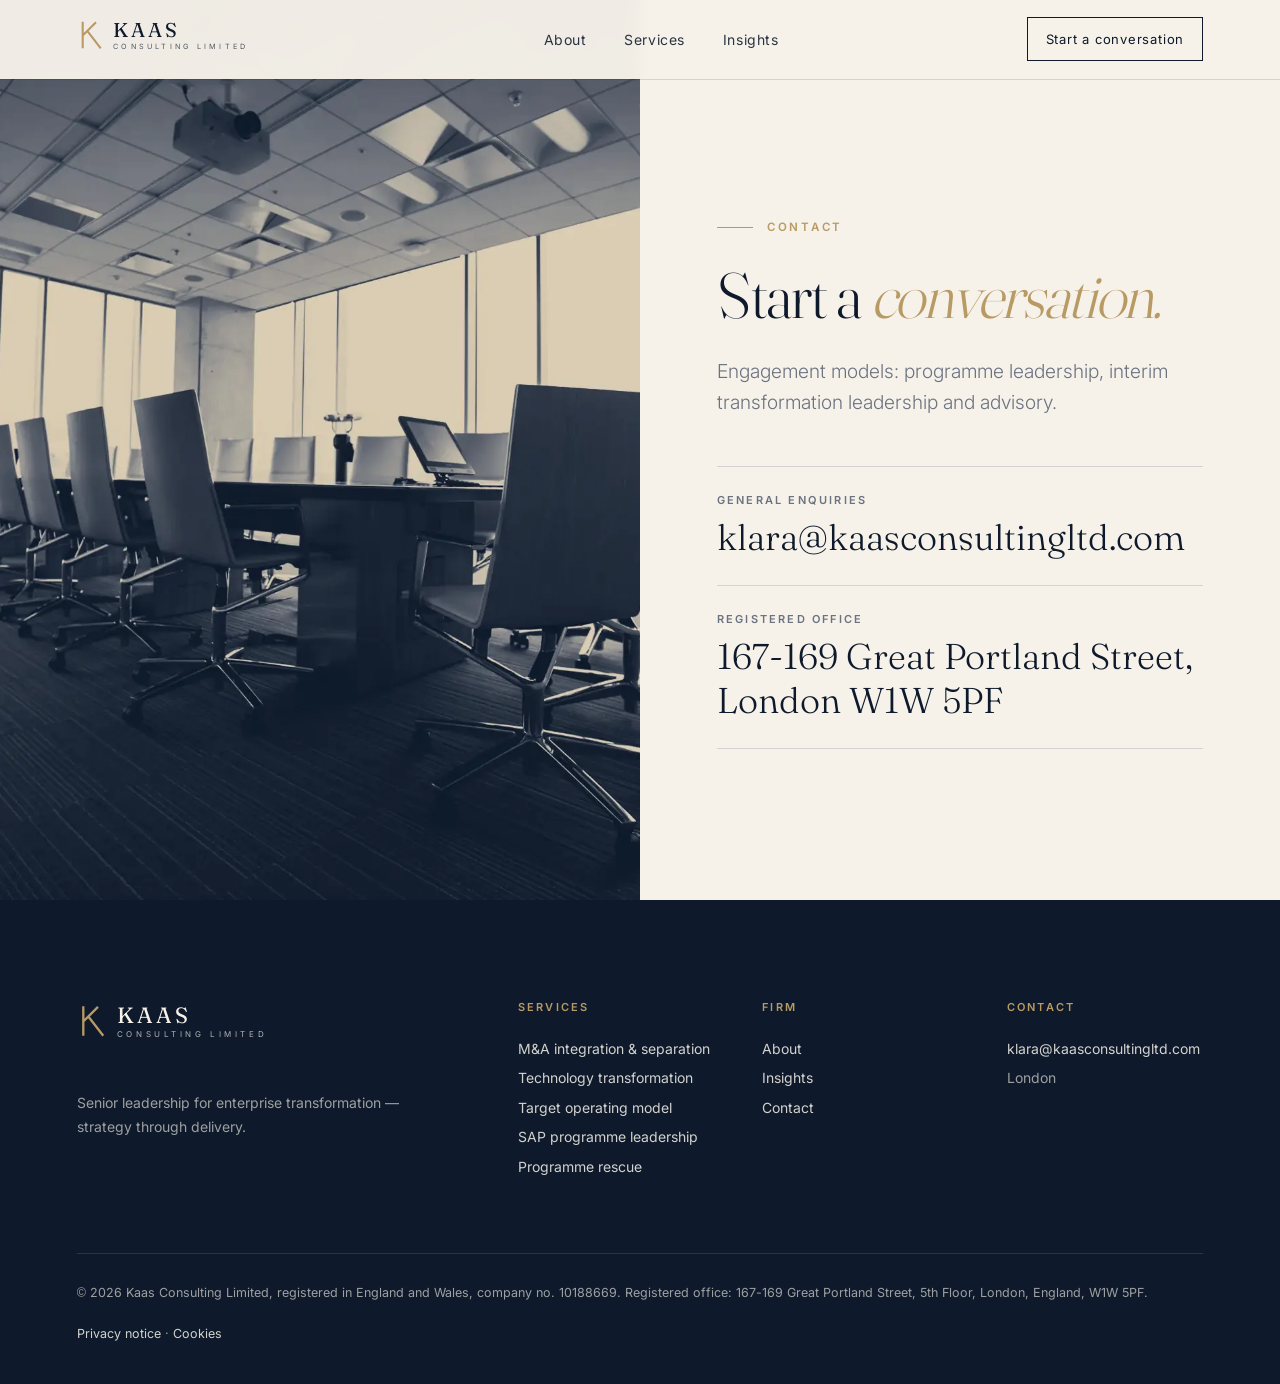
<file: contact.html>
<!doctype html><html lang="en-GB"><head><meta charset="utf-8"><meta name="viewport" content="width=device-width,initial-scale=1">
<title>Contact — Kaas Consulting Limited</title><meta name="description" content="Enterprise transformation that lands. Senior leadership for M&amp;A integration, target operating models, SAP, Salesforce and AI programmes.">
<link rel="icon" href="assets/favicon.svg"><link rel="preload" href="assets/fonts/Fraunces.ttf" as="font" crossorigin><link rel="stylesheet" href="assets/site.css"></head><body>
<header class="nav"><a href="index.html"><svg viewBox="0 0 230 40" class="logo" aria-label="Kaas Consulting Limited"><path d="M6 6v28M6 20.5 20 6.5M11 16l14 18" stroke="#B89A64" stroke-width="2.2" fill="none"/><text x="38" y="22" font-family="Fraunces,Georgia,serif" font-size="21" fill="currentColor" letter-spacing="3">KAAS</text><text x="38" y="35" font-family="Inter,Arial,sans-serif" font-size="7.6" fill="currentColor" opacity=".7" letter-spacing="3.4">CONSULTING LIMITED</text></svg></a><ul><li><a href="about.html">About</a></li><li><a href="services/ma-integration-separation.html">Services</a></li><li><a href="insights.html">Insights</a></li></ul><a class="cta-s" href="contact.html">Start a conversation</a><button class="burger" aria-label="Menu">MENU</button></header>
<main><section class="split" style="padding:0"><div class="cimg"><img src="assets/img/boardroom.webp" alt="" loading="lazy"></div><div class="ctxt"><div class="eyebrow rv">Contact</div><h1 class="rv d1" style="font-size:clamp(2.6rem,5vw,4.6rem)">Start a <em>conversation.</em></h1><p class="lead mute rv d2" style="margin:28px 0 48px">Engagement models: programme leadership, interim transformation leadership and advisory.</p>
<div class="rv d3"><a class="clink" href="mailto:klara@kaasconsultingltd.com?subject=Mandate%20enquiry"><small>General enquiries</small>klara@kaasconsultingltd.com</a><div class="clink" style="border-bottom:1px solid var(--rule)"><small>Registered office</small>167-169 Great Portland Street, London W1W 5PF</div></div></div></section></main>
<footer><div class="wrap"><div class="fgrid"><div><svg viewBox="0 0 230 40" class="logo" aria-label="Kaas Consulting Limited"><path d="M6 6v28M6 20.5 20 6.5M11 16l14 18" stroke="#B89A64" stroke-width="2.2" fill="none"/><text x="38" y="22" font-family="Fraunces,Georgia,serif" font-size="21" fill="#F6F2EA" letter-spacing="3">KAAS</text><text x="38" y="35" font-family="Inter,Arial,sans-serif" font-size="7.6" fill="#F6F2EA" opacity=".7" letter-spacing="3.4">CONSULTING LIMITED</text></svg><p style="max-width:36ch">Senior leadership for enterprise transformation — strategy through delivery.</p></div>
<div><h4>Services</h4><ul><li><a href="services/ma-integration-separation.html">M&amp;A integration &amp; separation</a></li><li><a href="services/technology-transformation.html">Technology transformation</a></li><li><a href="services/target-operating-model.html">Target operating model</a></li><li><a href="services/sap-s4hana.html">SAP programme leadership</a></li><li><a href="services/programme-rescue.html">Programme rescue</a></li></ul></div><div><h4>Firm</h4><ul><li><a href="about.html">About</a></li><li><a href="insights.html">Insights</a></li><li><a href="contact.html">Contact</a></li></ul></div>
<div><h4>Contact</h4><ul><li><a href="mailto:klara@kaasconsultingltd.com">klara@kaasconsultingltd.com</a></li><li>London</li></ul></div></div>
<div class="legal"><span>© 2026 Kaas Consulting Limited, registered in England and Wales, company no. 10188669. Registered office: 167-169 Great Portland Street, 5th Floor, London, England, W1W 5PF.</span><span><a href="privacy.html">Privacy notice</a> · <a href="cookies.html">Cookies</a></span></div></div></footer>
<script src="assets/site.js"></script></body></html>
</file>
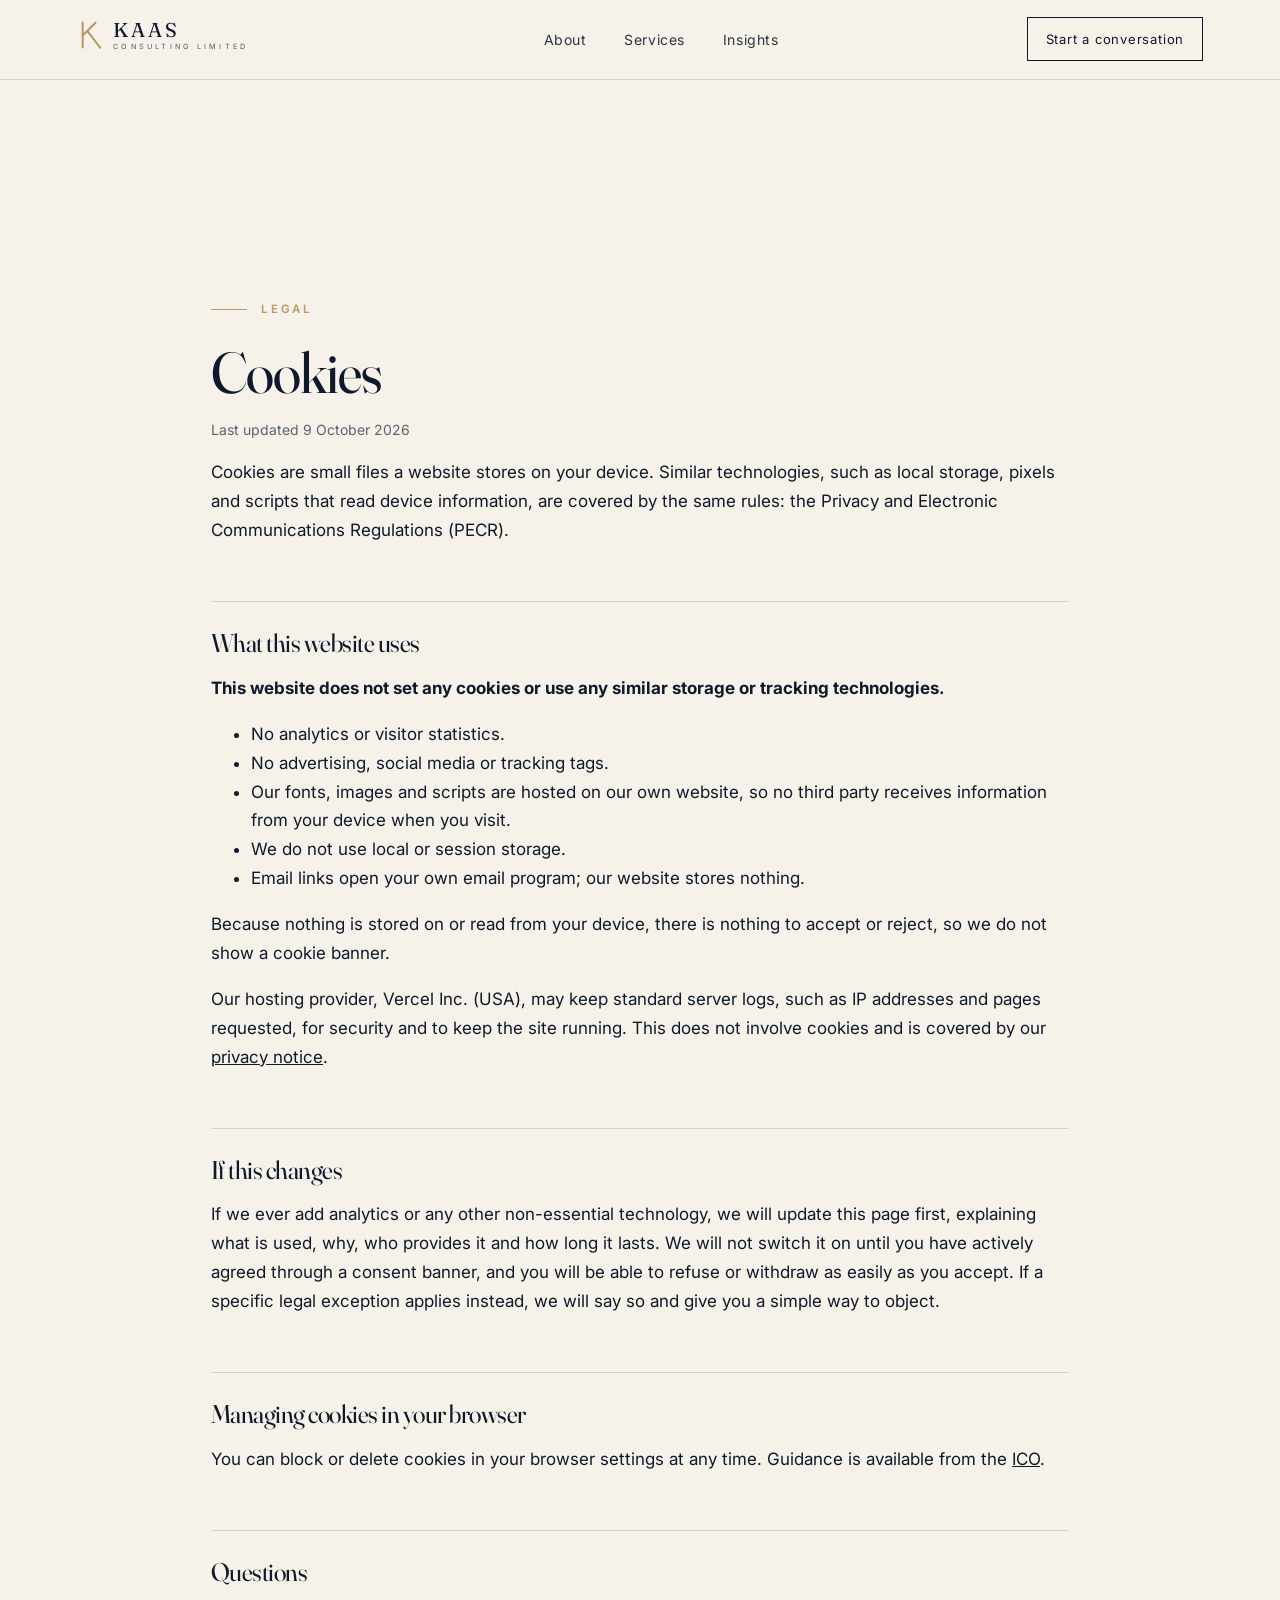
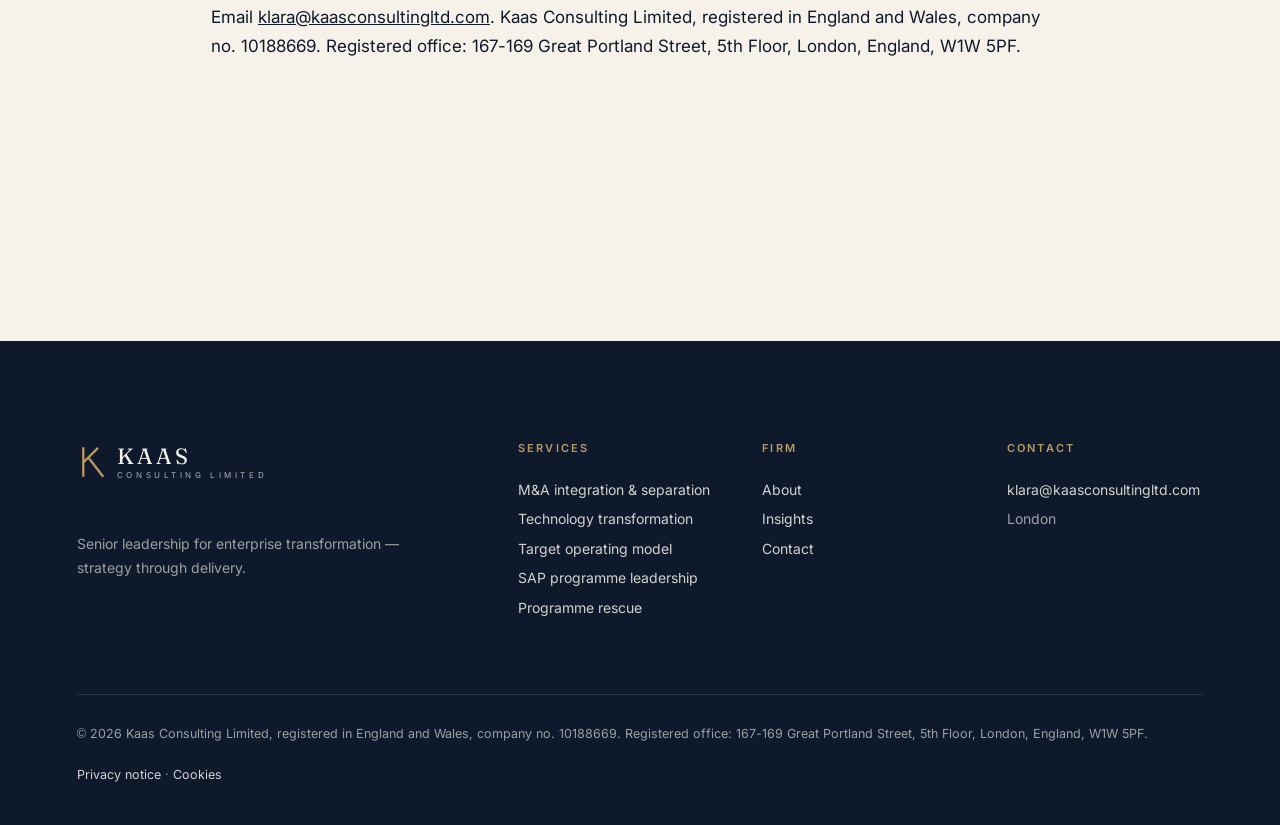
<file: cookies.html>
<!doctype html><html lang="en-GB"><head><meta charset="utf-8"><meta name="viewport" content="width=device-width,initial-scale=1">
<title>Cookies — Kaas Consulting Limited</title><meta name="description" content="Enterprise transformation that lands. Senior leadership for M&amp;A integration, target operating models, SAP, Salesforce and AI programmes.">
<link rel="icon" href="assets/favicon.svg"><link rel="preload" href="assets/fonts/Fraunces.ttf" as="font" crossorigin><link rel="stylesheet" href="assets/site.css"></head><body>
<header class="nav"><a href="index.html"><svg viewBox="0 0 230 40" class="logo" aria-label="Kaas Consulting Limited"><path d="M6 6v28M6 20.5 20 6.5M11 16l14 18" stroke="#B89A64" stroke-width="2.2" fill="none"/><text x="38" y="22" font-family="Fraunces,Georgia,serif" font-size="21" fill="currentColor" letter-spacing="3">KAAS</text><text x="38" y="35" font-family="Inter,Arial,sans-serif" font-size="7.6" fill="currentColor" opacity=".7" letter-spacing="3.4">CONSULTING LIMITED</text></svg></a><ul><li><a href="about.html">About</a></li><li><a href="services/ma-integration-separation.html">Services</a></li><li><a href="insights.html">Insights</a></li></ul><a class="cta-s" href="contact.html">Start a conversation</a><button class="burger" aria-label="Menu">MENU</button></header>
<main><style>.legaldoc{max-width:78ch;padding:150px 0 110px}.legaldoc h1{font-family:var(--serif);font-size:clamp(2.4rem,5vw,3.6rem);font-weight:400;margin:0 0 12px}.legaldoc h2{font-family:var(--serif);font-weight:400;font-size:1.6rem;margin:56px 0 14px;padding-top:28px;border-top:1px solid rgba(14,26,43,.14)}.legaldoc p,.legaldoc li{line-height:1.7}.legaldoc table{width:100%;border-collapse:collapse;margin:18px 0;font-size:15px}.legaldoc th,.legaldoc td{text-align:left;vertical-align:top;padding:12px 10px;border-bottom:1px solid rgba(14,26,43,.14)}.legaldoc th{font:600 11px var(--sans);letter-spacing:.14em;text-transform:uppercase}.legaldoc .meta{color:#5a6270;font-size:14px}@media(max-width:700px){.legaldoc table,.legaldoc tr,.legaldoc td{display:block}.legaldoc tr:first-child{display:none}.legaldoc td{border:0;padding:4px 0}.legaldoc tr{border-bottom:1px solid rgba(14,26,43,.14);padding:12px 0}}</style><section><div class="wrap legaldoc">
<div class="eyebrow">Legal</div><h1>Cookies</h1>
<p class="meta">Last updated 9 October 2026</p>
<p>Cookies are small files a website stores on your device. Similar technologies, such as local storage, pixels and scripts that read device information, are covered by the same rules: the Privacy and Electronic Communications Regulations (PECR).</p>
<h2>What this website uses</h2>
<p><b>This website does not set any cookies or use any similar storage or tracking technologies.</b></p>
<ul><li>No analytics or visitor statistics.</li><li>No advertising, social media or tracking tags.</li><li>Our fonts, images and scripts are hosted on our own website, so no third party receives information from your device when you visit.</li><li>We do not use local or session storage.</li><li>Email links open your own email program; our website stores nothing.</li></ul>
<p>Because nothing is stored on or read from your device, there is nothing to accept or reject, so we do not show a cookie banner.</p>
<p>Our hosting provider, Vercel Inc. (USA), may keep standard server logs, such as IP addresses and pages requested, for security and to keep the site running. This does not involve cookies and is covered by our <a href="privacy.html">privacy notice</a>.</p>
<h2>If this changes</h2>
<p>If we ever add analytics or any other non-essential technology, we will update this page first, explaining what is used, why, who provides it and how long it lasts. We will not switch it on until you have actively agreed through a consent banner, and you will be able to refuse or withdraw as easily as you accept. If a specific legal exception applies instead, we will say so and give you a simple way to object.</p>
<h2>Managing cookies in your browser</h2>
<p>You can block or delete cookies in your browser settings at any time. Guidance is available from the <a href="https://ico.org.uk/for-the-public/online/cookies/">ICO</a>.</p>
<h2>Questions</h2>
<p>Email <a href="mailto:klara@kaasconsultingltd.com">klara@kaasconsultingltd.com</a>. Kaas Consulting Limited, registered in England and Wales, company no. 10188669. Registered office: 167-169 Great Portland Street, 5th Floor, London, England, W1W 5PF.</p>
</div></section></main>
<footer><div class="wrap"><div class="fgrid"><div><svg viewBox="0 0 230 40" class="logo" aria-label="Kaas Consulting Limited"><path d="M6 6v28M6 20.5 20 6.5M11 16l14 18" stroke="#B89A64" stroke-width="2.2" fill="none"/><text x="38" y="22" font-family="Fraunces,Georgia,serif" font-size="21" fill="#F6F2EA" letter-spacing="3">KAAS</text><text x="38" y="35" font-family="Inter,Arial,sans-serif" font-size="7.6" fill="#F6F2EA" opacity=".7" letter-spacing="3.4">CONSULTING LIMITED</text></svg><p style="max-width:36ch">Senior leadership for enterprise transformation — strategy through delivery.</p></div>
<div><h4>Services</h4><ul><li><a href="services/ma-integration-separation.html">M&amp;A integration &amp; separation</a></li><li><a href="services/technology-transformation.html">Technology transformation</a></li><li><a href="services/target-operating-model.html">Target operating model</a></li><li><a href="services/sap-s4hana.html">SAP programme leadership</a></li><li><a href="services/programme-rescue.html">Programme rescue</a></li></ul></div><div><h4>Firm</h4><ul><li><a href="about.html">About</a></li><li><a href="insights.html">Insights</a></li><li><a href="contact.html">Contact</a></li></ul></div>
<div><h4>Contact</h4><ul><li><a href="mailto:klara@kaasconsultingltd.com">klara@kaasconsultingltd.com</a></li><li>London</li></ul></div></div>
<div class="legal"><span>© 2026 Kaas Consulting Limited, registered in England and Wales, company no. 10188669. Registered office: 167-169 Great Portland Street, 5th Floor, London, England, W1W 5PF.</span><span><a href="privacy.html">Privacy notice</a> · <a href="cookies.html">Cookies</a></span></div></div></footer>
<script src="assets/site.js"></script></body></html>
</file>
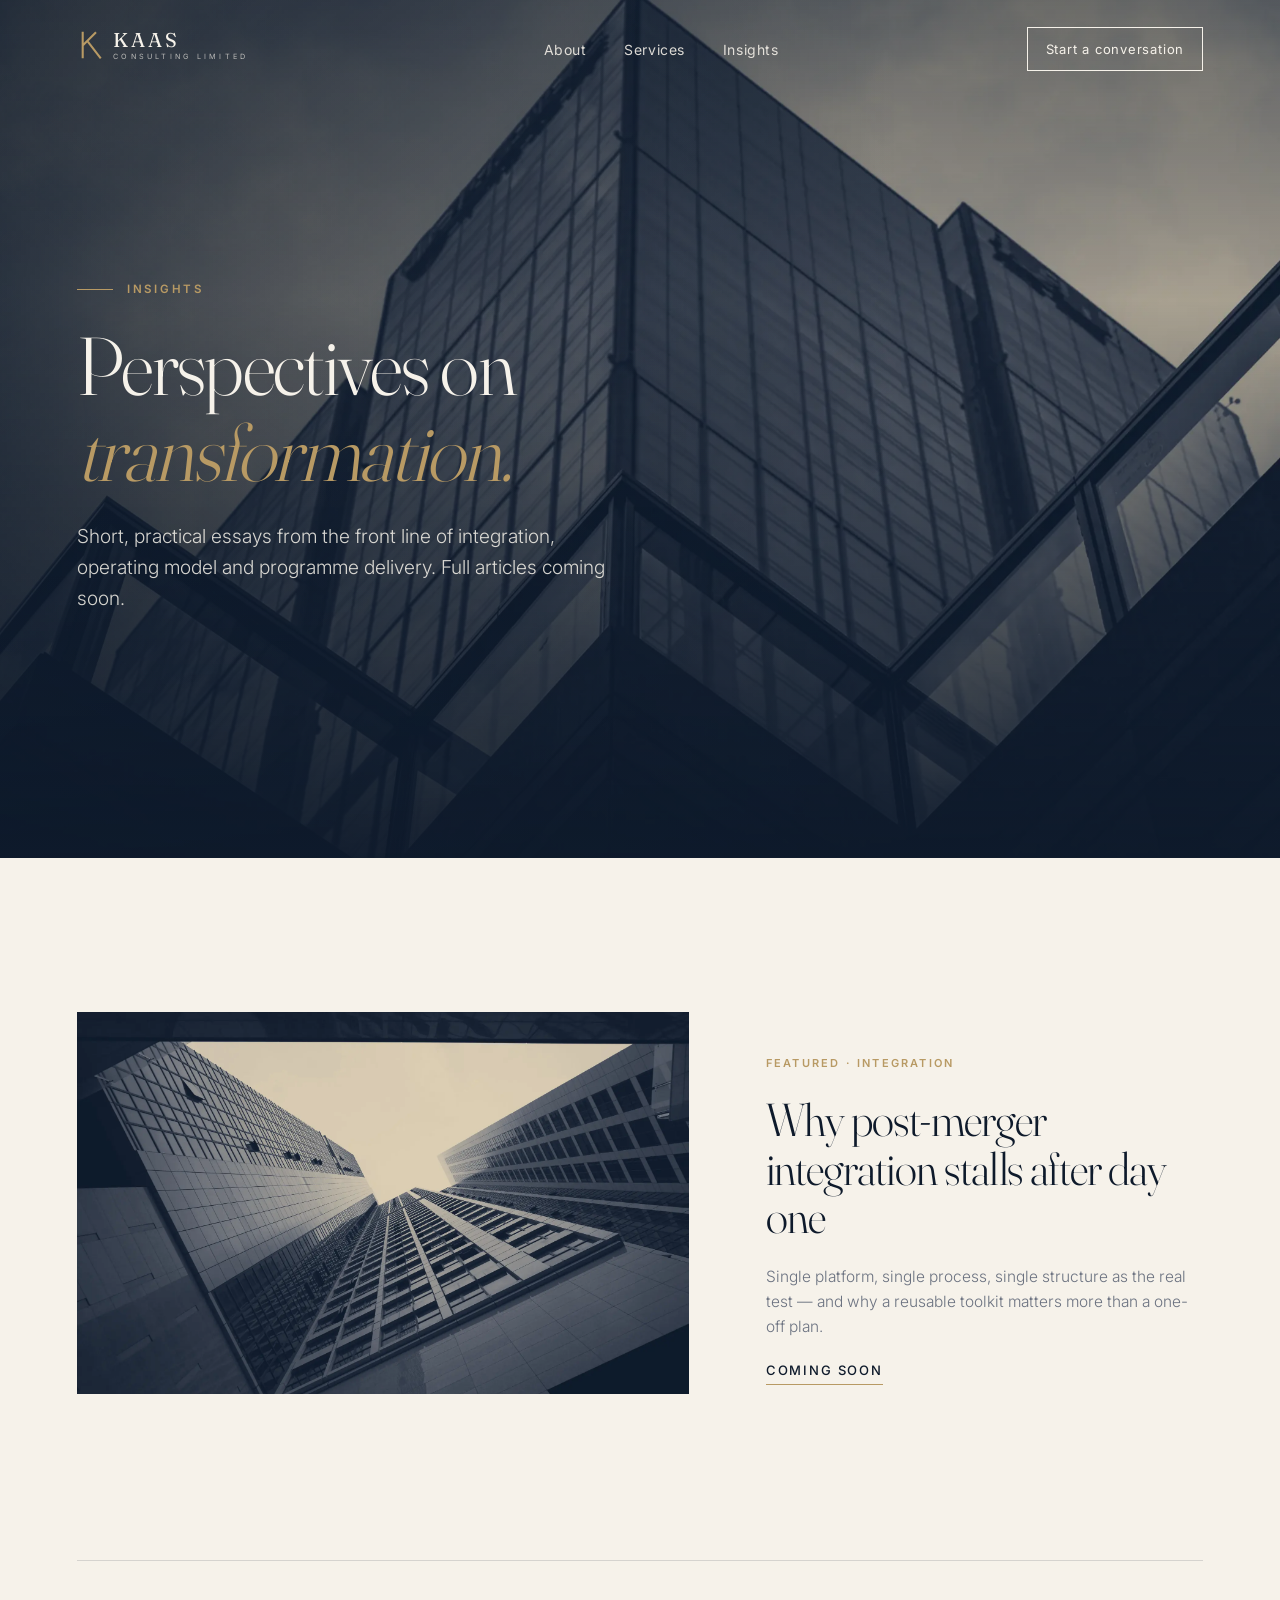
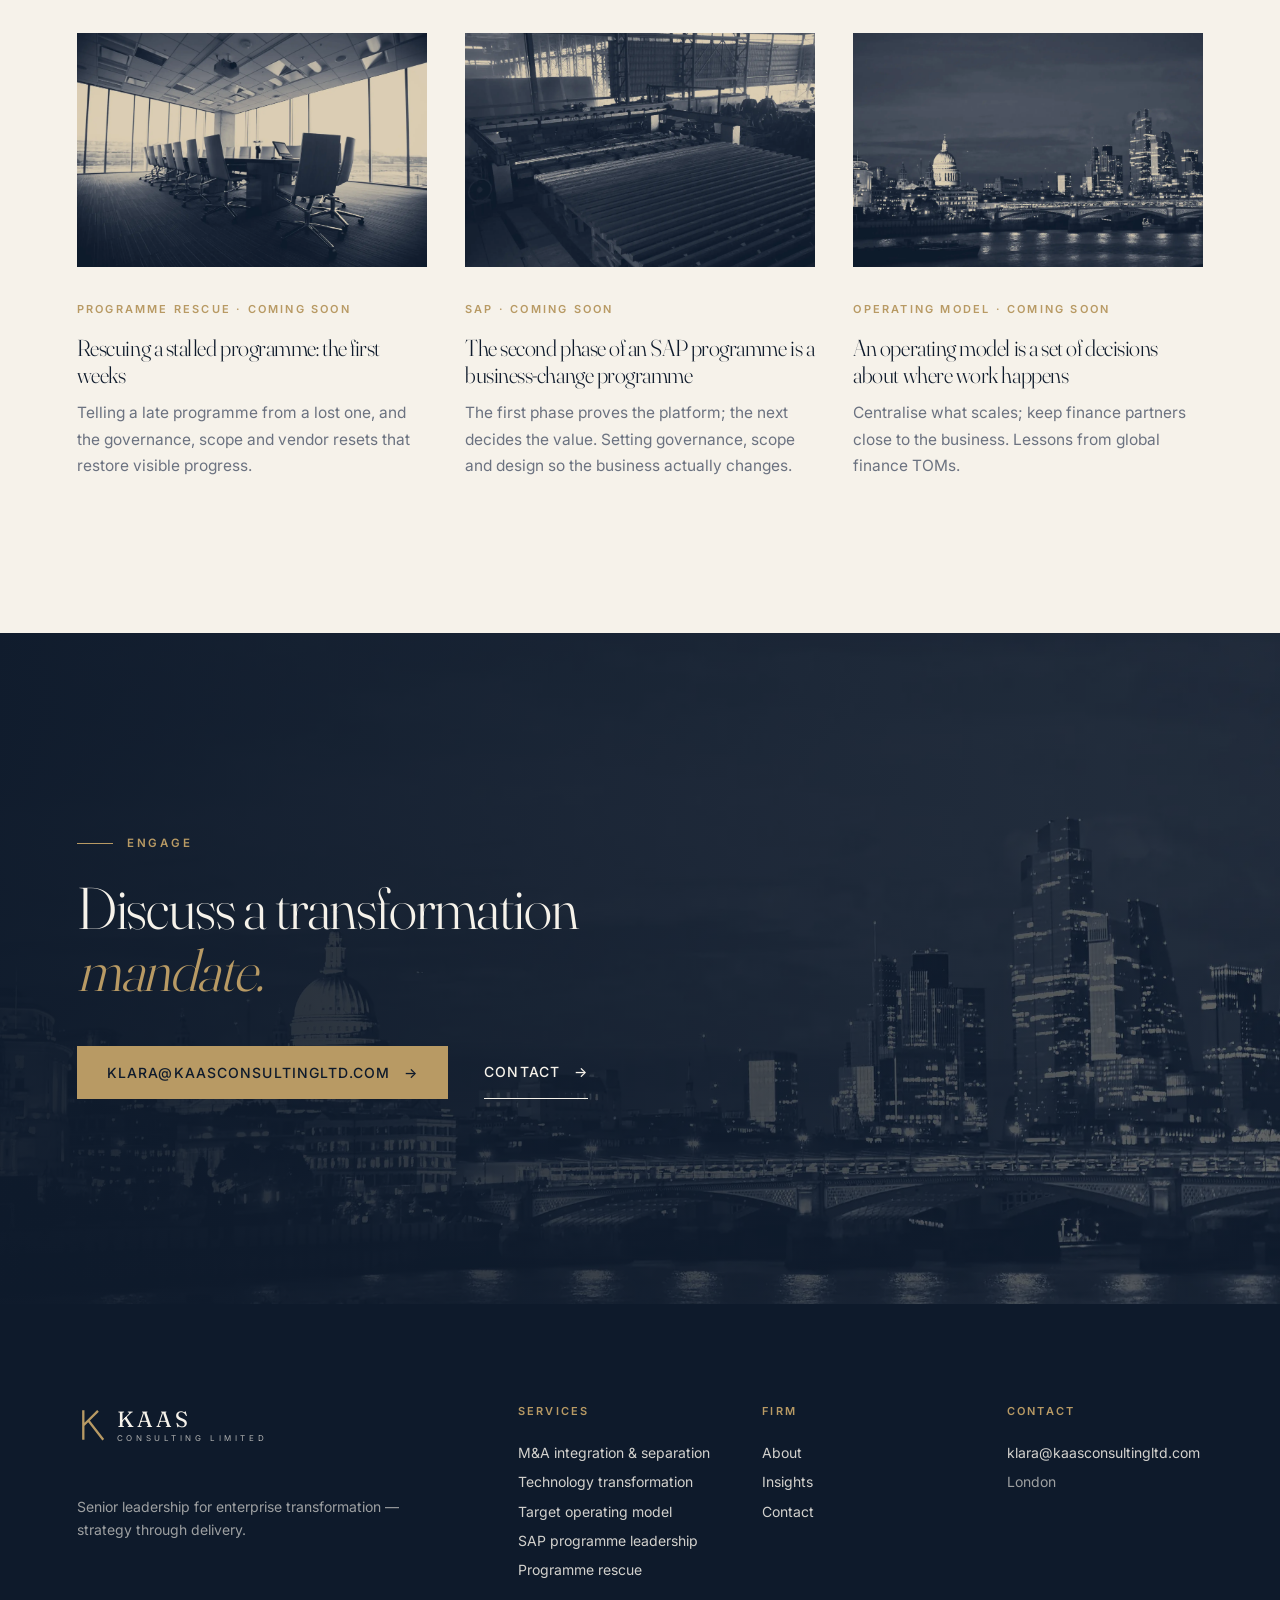
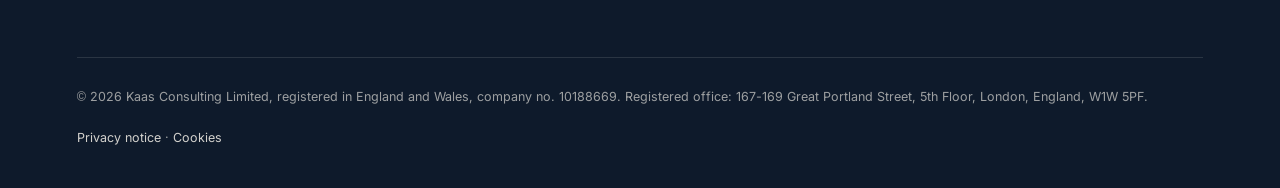
<file: insights.html>
<!doctype html><html lang="en-GB"><head><meta charset="utf-8"><meta name="viewport" content="width=device-width,initial-scale=1">
<title>Insights — Kaas Consulting Limited</title><meta name="description" content="Enterprise transformation that lands. Senior leadership for M&amp;A integration, target operating models, SAP, Salesforce and AI programmes.">
<link rel="icon" href="assets/favicon.svg"><link rel="preload" href="assets/fonts/Fraunces.ttf" as="font" crossorigin><link rel="stylesheet" href="assets/site.css"></head><body>
<header class="nav"><a href="index.html"><svg viewBox="0 0 230 40" class="logo" aria-label="Kaas Consulting Limited"><path d="M6 6v28M6 20.5 20 6.5M11 16l14 18" stroke="#B89A64" stroke-width="2.2" fill="none"/><text x="38" y="22" font-family="Fraunces,Georgia,serif" font-size="21" fill="currentColor" letter-spacing="3">KAAS</text><text x="38" y="35" font-family="Inter,Arial,sans-serif" font-size="7.6" fill="currentColor" opacity=".7" letter-spacing="3.4">CONSULTING LIMITED</text></svg></a><ul><li><a href="about.html">About</a></li><li><a href="services/ma-integration-separation.html">Services</a></li><li><a href="insights.html">Insights</a></li></ul><a class="cta-s" href="contact.html">Start a conversation</a><button class="burger" aria-label="Menu">MENU</button></header>
<main><section class="hero short"><img src="assets/img/glass.webp" alt=""><div class="wrap"><div class="eyebrow rv">Insights</div><h1 class="rv d1">Perspectives on <em>transformation.</em></h1><p class="lead rv d2">Short, practical essays from the front line of integration, operating model and programme delivery. Full articles coming soon.</p></div></section><section><div class="wrap"><a class="art" href="#" style="display:grid;grid-template-columns:7fr 5fr;gap:var(--pad);align-items:center"><div class="zoom rv" style="aspect-ratio:16/10"><img src="assets/img/towers.webp" alt="" loading="lazy"></div><div class="rv d1"><span class="tag">Featured · Integration</span><h2 style="margin:20px 0 24px;font-size:clamp(2rem,3.6vw,3.4rem)">Why post-merger integration stalls after day one</h2><p class="lead">Single platform, single process, single structure as the real test — and why a reusable toolkit matters more than a one-off plan.</p><span class="more">Coming soon</span></div></a>
<div class="ins" style="margin-top:140px;padding-top:72px;border-top:1px solid var(--rule)"><a class="art rv d0" href="insights.html"><div class="zoom"><img src="assets/img/boardroom.webp" alt="" loading="lazy"></div><span class="tag">Programme rescue · Coming soon</span><h3>Rescuing a stalled programme: the first weeks</h3><p>Telling a late programme from a lost one, and the governance, scope and vendor resets that restore visible progress.</p></a><a class="art rv d1" href="insights.html"><div class="zoom"><img src="assets/img/steel.webp" alt="" loading="lazy"></div><span class="tag">SAP · Coming soon</span><h3>The second phase of an SAP programme is a business-change programme</h3><p>The first phase proves the platform; the next decides the value. Setting governance, scope and design so the business actually changes.</p></a><a class="art rv d2" href="insights.html"><div class="zoom"><img src="assets/img/london-k.webp" alt="" loading="lazy"></div><span class="tag">Operating model · Coming soon</span><h3>An operating model is a set of decisions about where work happens</h3><p>Centralise what scales; keep finance partners close to the business. Lessons from global finance TOMs.</p></a></div></div></section><section class="band"><img src="assets/img/london-k.webp" alt="" loading="lazy"><div class="wrap"><div class="eyebrow rv">Engage</div><h2 class="rv d1">Discuss a transformation <em>mandate.</em></h2><div class="btns rv d2"><a class="btn" href="mailto:klara@kaasconsultingltd.com?subject=Mandate%20enquiry">klara@kaasconsultingltd.com</a><a class="btn line" href="contact.html">Contact</a></div></div></section></main>
<footer><div class="wrap"><div class="fgrid"><div><svg viewBox="0 0 230 40" class="logo" aria-label="Kaas Consulting Limited"><path d="M6 6v28M6 20.5 20 6.5M11 16l14 18" stroke="#B89A64" stroke-width="2.2" fill="none"/><text x="38" y="22" font-family="Fraunces,Georgia,serif" font-size="21" fill="#F6F2EA" letter-spacing="3">KAAS</text><text x="38" y="35" font-family="Inter,Arial,sans-serif" font-size="7.6" fill="#F6F2EA" opacity=".7" letter-spacing="3.4">CONSULTING LIMITED</text></svg><p style="max-width:36ch">Senior leadership for enterprise transformation — strategy through delivery.</p></div>
<div><h4>Services</h4><ul><li><a href="services/ma-integration-separation.html">M&amp;A integration &amp; separation</a></li><li><a href="services/technology-transformation.html">Technology transformation</a></li><li><a href="services/target-operating-model.html">Target operating model</a></li><li><a href="services/sap-s4hana.html">SAP programme leadership</a></li><li><a href="services/programme-rescue.html">Programme rescue</a></li></ul></div><div><h4>Firm</h4><ul><li><a href="about.html">About</a></li><li><a href="insights.html">Insights</a></li><li><a href="contact.html">Contact</a></li></ul></div>
<div><h4>Contact</h4><ul><li><a href="mailto:klara@kaasconsultingltd.com">klara@kaasconsultingltd.com</a></li><li>London</li></ul></div></div>
<div class="legal"><span>© 2026 Kaas Consulting Limited, registered in England and Wales, company no. 10188669. Registered office: 167-169 Great Portland Street, 5th Floor, London, England, W1W 5PF.</span><span><a href="privacy.html">Privacy notice</a> · <a href="cookies.html">Cookies</a></span></div></div></footer>
<script src="assets/site.js"></script></body></html>
</file>
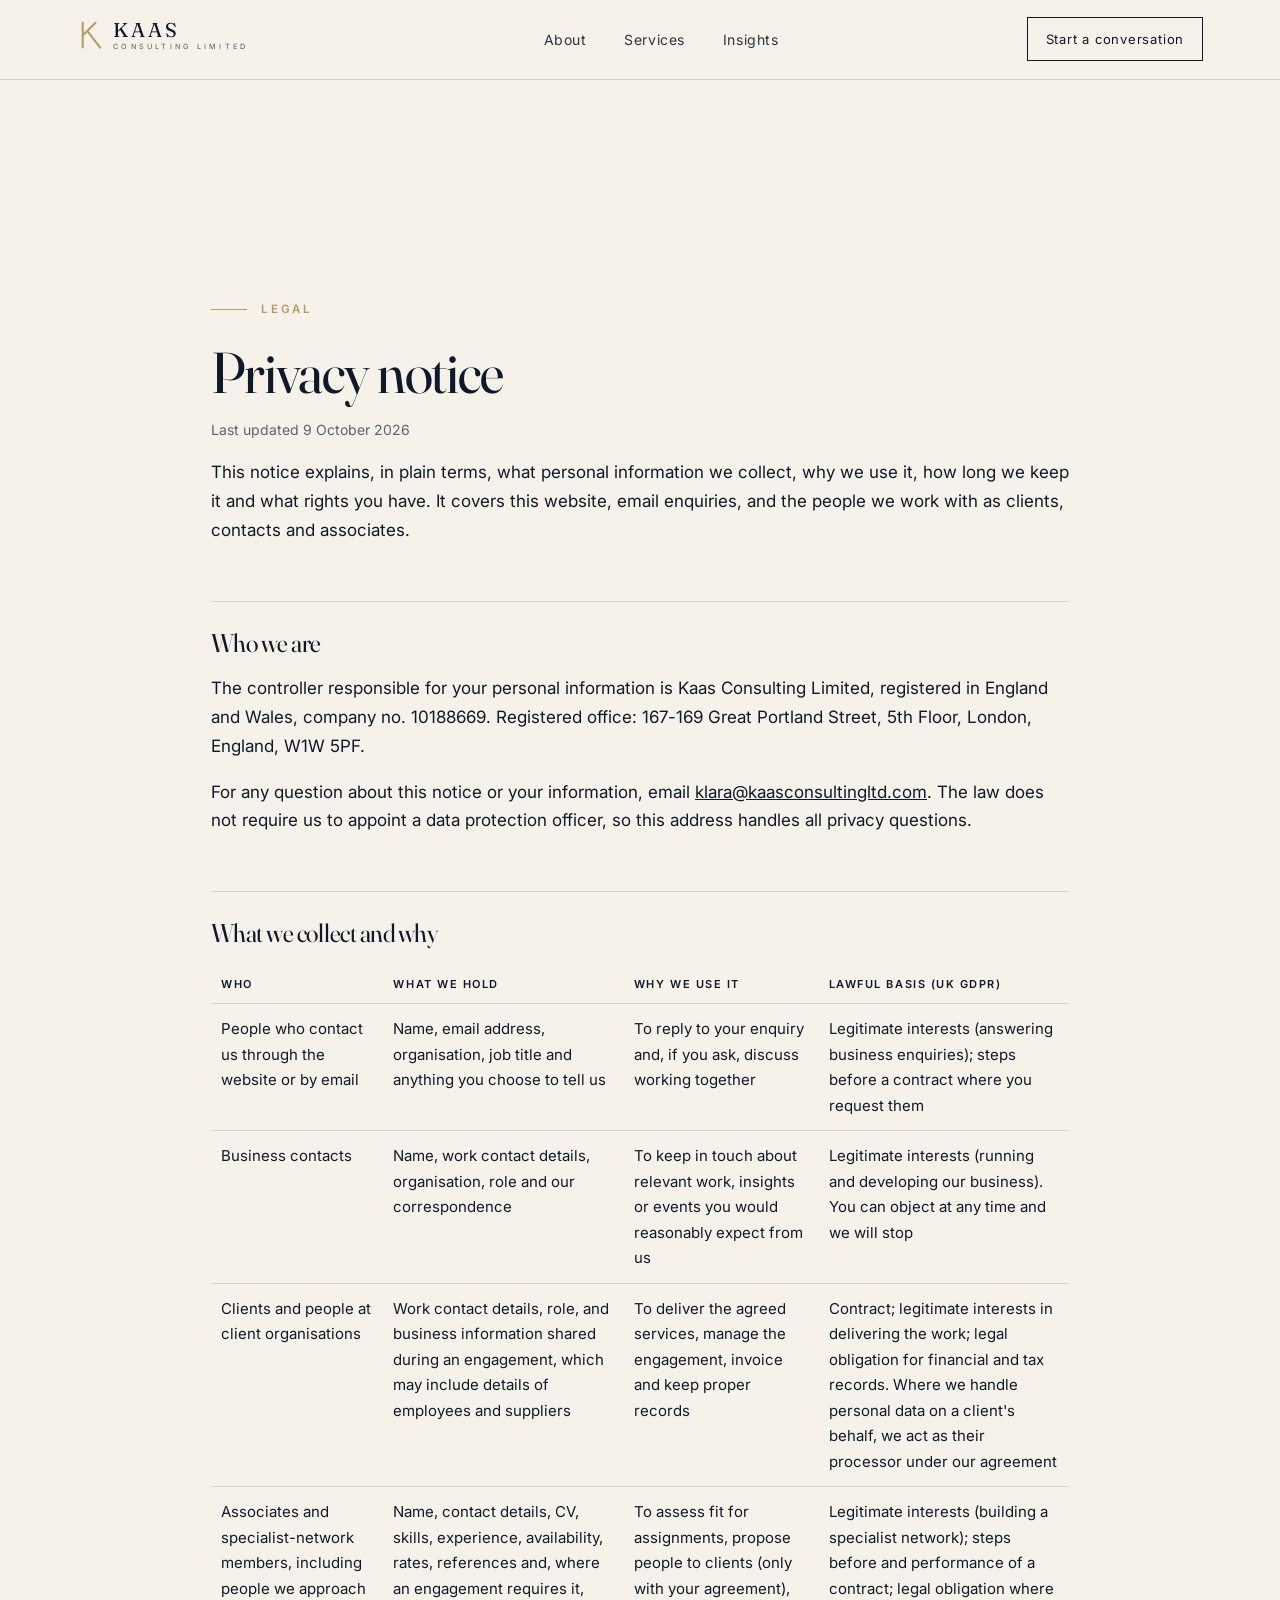
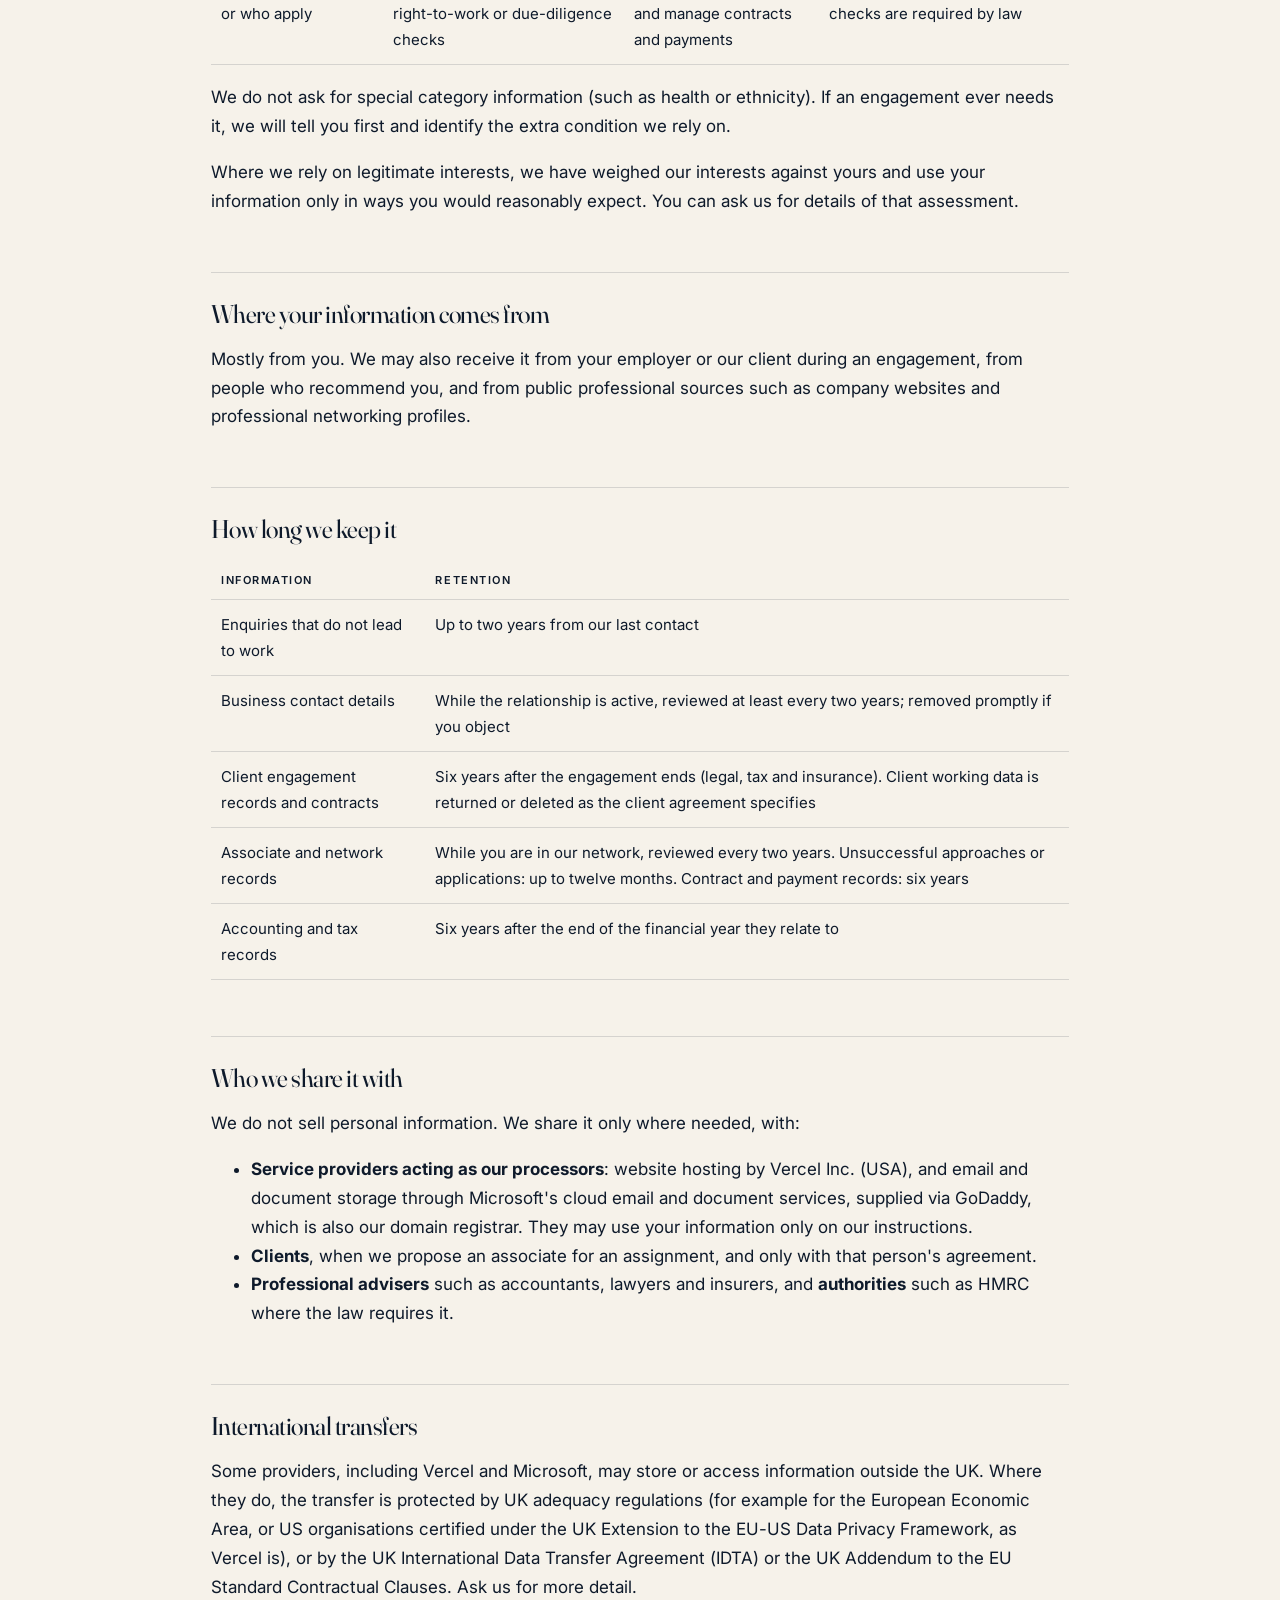
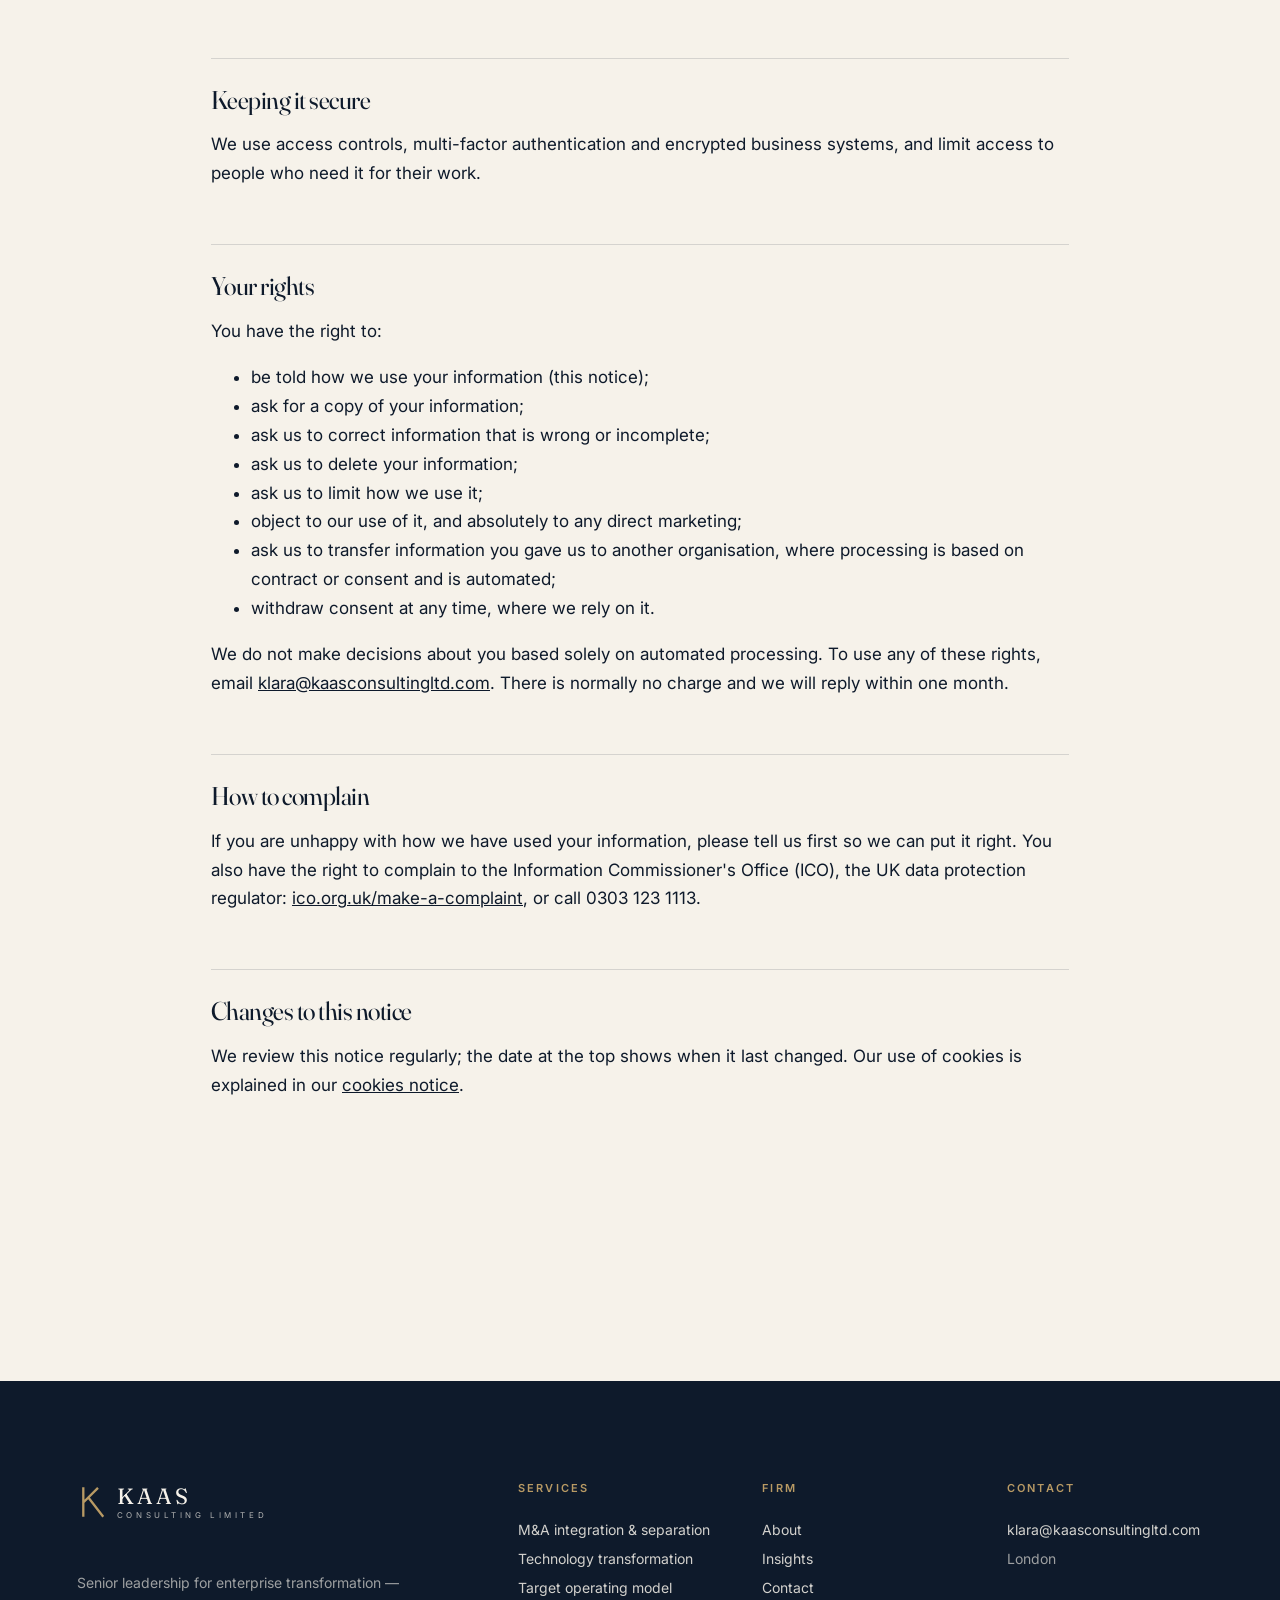
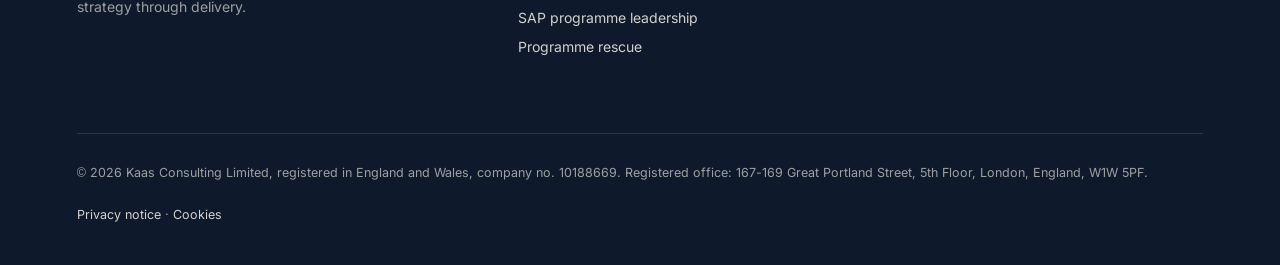
<file: privacy.html>
<!doctype html><html lang="en-GB"><head><meta charset="utf-8"><meta name="viewport" content="width=device-width,initial-scale=1">
<title>Privacy notice — Kaas Consulting Limited</title><meta name="description" content="Enterprise transformation that lands. Senior leadership for M&amp;A integration, target operating models, SAP, Salesforce and AI programmes.">
<link rel="icon" href="assets/favicon.svg"><link rel="preload" href="assets/fonts/Fraunces.ttf" as="font" crossorigin><link rel="stylesheet" href="assets/site.css"></head><body>
<header class="nav"><a href="index.html"><svg viewBox="0 0 230 40" class="logo" aria-label="Kaas Consulting Limited"><path d="M6 6v28M6 20.5 20 6.5M11 16l14 18" stroke="#B89A64" stroke-width="2.2" fill="none"/><text x="38" y="22" font-family="Fraunces,Georgia,serif" font-size="21" fill="currentColor" letter-spacing="3">KAAS</text><text x="38" y="35" font-family="Inter,Arial,sans-serif" font-size="7.6" fill="currentColor" opacity=".7" letter-spacing="3.4">CONSULTING LIMITED</text></svg></a><ul><li><a href="about.html">About</a></li><li><a href="services/ma-integration-separation.html">Services</a></li><li><a href="insights.html">Insights</a></li></ul><a class="cta-s" href="contact.html">Start a conversation</a><button class="burger" aria-label="Menu">MENU</button></header>
<main><style>.legaldoc{max-width:78ch;padding:150px 0 110px}.legaldoc h1{font-family:var(--serif);font-size:clamp(2.4rem,5vw,3.6rem);font-weight:400;margin:0 0 12px}.legaldoc h2{font-family:var(--serif);font-weight:400;font-size:1.6rem;margin:56px 0 14px;padding-top:28px;border-top:1px solid rgba(14,26,43,.14)}.legaldoc p,.legaldoc li{line-height:1.7}.legaldoc table{width:100%;border-collapse:collapse;margin:18px 0;font-size:15px}.legaldoc th,.legaldoc td{text-align:left;vertical-align:top;padding:12px 10px;border-bottom:1px solid rgba(14,26,43,.14)}.legaldoc th{font:600 11px var(--sans);letter-spacing:.14em;text-transform:uppercase}.legaldoc .meta{color:#5a6270;font-size:14px}@media(max-width:700px){.legaldoc table,.legaldoc tr,.legaldoc td{display:block}.legaldoc tr:first-child{display:none}.legaldoc td{border:0;padding:4px 0}.legaldoc tr{border-bottom:1px solid rgba(14,26,43,.14);padding:12px 0}}</style><section><div class="wrap legaldoc">
<div class="eyebrow">Legal</div><h1>Privacy notice</h1>
<p class="meta">Last updated 9 October 2026</p>
<p>This notice explains, in plain terms, what personal information we collect, why we use it, how long we keep it and what rights you have. It covers this website, email enquiries, and the people we work with as clients, contacts and associates.</p>
<h2>Who we are</h2>
<p>The controller responsible for your personal information is Kaas Consulting Limited, registered in England and Wales, company no. 10188669. Registered office: 167-169 Great Portland Street, 5th Floor, London, England, W1W 5PF.</p>
<p>For any question about this notice or your information, email <a href="mailto:klara@kaasconsultingltd.com">klara@kaasconsultingltd.com</a>. The law does not require us to appoint a data protection officer, so this address handles all privacy questions.</p>
<h2>What we collect and why</h2>
<table><tr><th>Who</th><th>What we hold</th><th>Why we use it</th><th>Lawful basis (UK GDPR)</th></tr>
<tr><td>People who contact us through the website or by email</td><td>Name, email address, organisation, job title and anything you choose to tell us</td><td>To reply to your enquiry and, if you ask, discuss working together</td><td>Legitimate interests (answering business enquiries); steps before a contract where you request them</td></tr>
<tr><td>Business contacts</td><td>Name, work contact details, organisation, role and our correspondence</td><td>To keep in touch about relevant work, insights or events you would reasonably expect from us</td><td>Legitimate interests (running and developing our business). You can object at any time and we will stop</td></tr>
<tr><td>Clients and people at client organisations</td><td>Work contact details, role, and business information shared during an engagement, which may include details of employees and suppliers</td><td>To deliver the agreed services, manage the engagement, invoice and keep proper records</td><td>Contract; legitimate interests in delivering the work; legal obligation for financial and tax records. Where we handle personal data on a client&#39;s behalf, we act as their processor under our agreement</td></tr>
<tr><td>Associates and specialist-network members, including people we approach or who apply</td><td>Name, contact details, CV, skills, experience, availability, rates, references and, where an engagement requires it, right-to-work or due-diligence checks</td><td>To assess fit for assignments, propose people to clients (only with your agreement), and manage contracts and payments</td><td>Legitimate interests (building a specialist network); steps before and performance of a contract; legal obligation where checks are required by law</td></tr>
</table>
<p>We do not ask for special category information (such as health or ethnicity). If an engagement ever needs it, we will tell you first and identify the extra condition we rely on.</p>
<p>Where we rely on legitimate interests, we have weighed our interests against yours and use your information only in ways you would reasonably expect. You can ask us for details of that assessment.</p>
<h2>Where your information comes from</h2>
<p>Mostly from you. We may also receive it from your employer or our client during an engagement, from people who recommend you, and from public professional sources such as company websites and professional networking profiles.</p>
<h2>How long we keep it</h2>
<table><tr><th>Information</th><th>Retention</th></tr>
<tr><td>Enquiries that do not lead to work</td><td>Up to two years from our last contact</td></tr>
<tr><td>Business contact details</td><td>While the relationship is active, reviewed at least every two years; removed promptly if you object</td></tr>
<tr><td>Client engagement records and contracts</td><td>Six years after the engagement ends (legal, tax and insurance). Client working data is returned or deleted as the client agreement specifies</td></tr>
<tr><td>Associate and network records</td><td>While you are in our network, reviewed every two years. Unsuccessful approaches or applications: up to twelve months. Contract and payment records: six years</td></tr>
<tr><td>Accounting and tax records</td><td>Six years after the end of the financial year they relate to</td></tr>
</table>
<h2>Who we share it with</h2>
<p>We do not sell personal information. We share it only where needed, with:</p>
<ul><li><b>Service providers acting as our processors</b>: website hosting by Vercel Inc. (USA), and email and document storage through Microsoft&#39;s cloud email and document services, supplied via GoDaddy, which is also our domain registrar. They may use your information only on our instructions.</li>
<li><b>Clients</b>, when we propose an associate for an assignment, and only with that person&#39;s agreement.</li>
<li><b>Professional advisers</b> such as accountants, lawyers and insurers, and <b>authorities</b> such as HMRC where the law requires it.</li></ul>
<h2>International transfers</h2>
<p>Some providers, including Vercel and Microsoft, may store or access information outside the UK. Where they do, the transfer is protected by UK adequacy regulations (for example for the European Economic Area, or US organisations certified under the UK Extension to the EU-US Data Privacy Framework, as Vercel is), or by the UK International Data Transfer Agreement (IDTA) or the UK Addendum to the EU Standard Contractual Clauses. Ask us for more detail.</p>
<h2>Keeping it secure</h2>
<p>We use access controls, multi-factor authentication and encrypted business systems, and limit access to people who need it for their work.</p>
<h2>Your rights</h2>
<p>You have the right to:</p>
<ul><li>be told how we use your information (this notice);</li><li>ask for a copy of your information;</li><li>ask us to correct information that is wrong or incomplete;</li><li>ask us to delete your information;</li><li>ask us to limit how we use it;</li><li>object to our use of it, and absolutely to any direct marketing;</li><li>ask us to transfer information you gave us to another organisation, where processing is based on contract or consent and is automated;</li><li>withdraw consent at any time, where we rely on it.</li></ul>
<p>We do not make decisions about you based solely on automated processing. To use any of these rights, email <a href="mailto:klara@kaasconsultingltd.com">klara@kaasconsultingltd.com</a>. There is normally no charge and we will reply within one month.</p>
<h2>How to complain</h2>
<p>If you are unhappy with how we have used your information, please tell us first so we can put it right. You also have the right to complain to the Information Commissioner&#39;s Office (ICO), the UK data protection regulator: <a href="https://ico.org.uk/make-a-complaint/">ico.org.uk/make-a-complaint</a>, or call 0303 123 1113.</p>
<h2>Changes to this notice</h2>
<p>We review this notice regularly; the date at the top shows when it last changed. Our use of cookies is explained in our <a href="cookies.html">cookies notice</a>.</p>
</div></section></main>
<footer><div class="wrap"><div class="fgrid"><div><svg viewBox="0 0 230 40" class="logo" aria-label="Kaas Consulting Limited"><path d="M6 6v28M6 20.5 20 6.5M11 16l14 18" stroke="#B89A64" stroke-width="2.2" fill="none"/><text x="38" y="22" font-family="Fraunces,Georgia,serif" font-size="21" fill="#F6F2EA" letter-spacing="3">KAAS</text><text x="38" y="35" font-family="Inter,Arial,sans-serif" font-size="7.6" fill="#F6F2EA" opacity=".7" letter-spacing="3.4">CONSULTING LIMITED</text></svg><p style="max-width:36ch">Senior leadership for enterprise transformation — strategy through delivery.</p></div>
<div><h4>Services</h4><ul><li><a href="services/ma-integration-separation.html">M&amp;A integration &amp; separation</a></li><li><a href="services/technology-transformation.html">Technology transformation</a></li><li><a href="services/target-operating-model.html">Target operating model</a></li><li><a href="services/sap-s4hana.html">SAP programme leadership</a></li><li><a href="services/programme-rescue.html">Programme rescue</a></li></ul></div><div><h4>Firm</h4><ul><li><a href="about.html">About</a></li><li><a href="insights.html">Insights</a></li><li><a href="contact.html">Contact</a></li></ul></div>
<div><h4>Contact</h4><ul><li><a href="mailto:klara@kaasconsultingltd.com">klara@kaasconsultingltd.com</a></li><li>London</li></ul></div></div>
<div class="legal"><span>© 2026 Kaas Consulting Limited, registered in England and Wales, company no. 10188669. Registered office: 167-169 Great Portland Street, 5th Floor, London, England, W1W 5PF.</span><span><a href="privacy.html">Privacy notice</a> · <a href="cookies.html">Cookies</a></span></div></div></footer>
<script src="assets/site.js"></script></body></html>
</file>
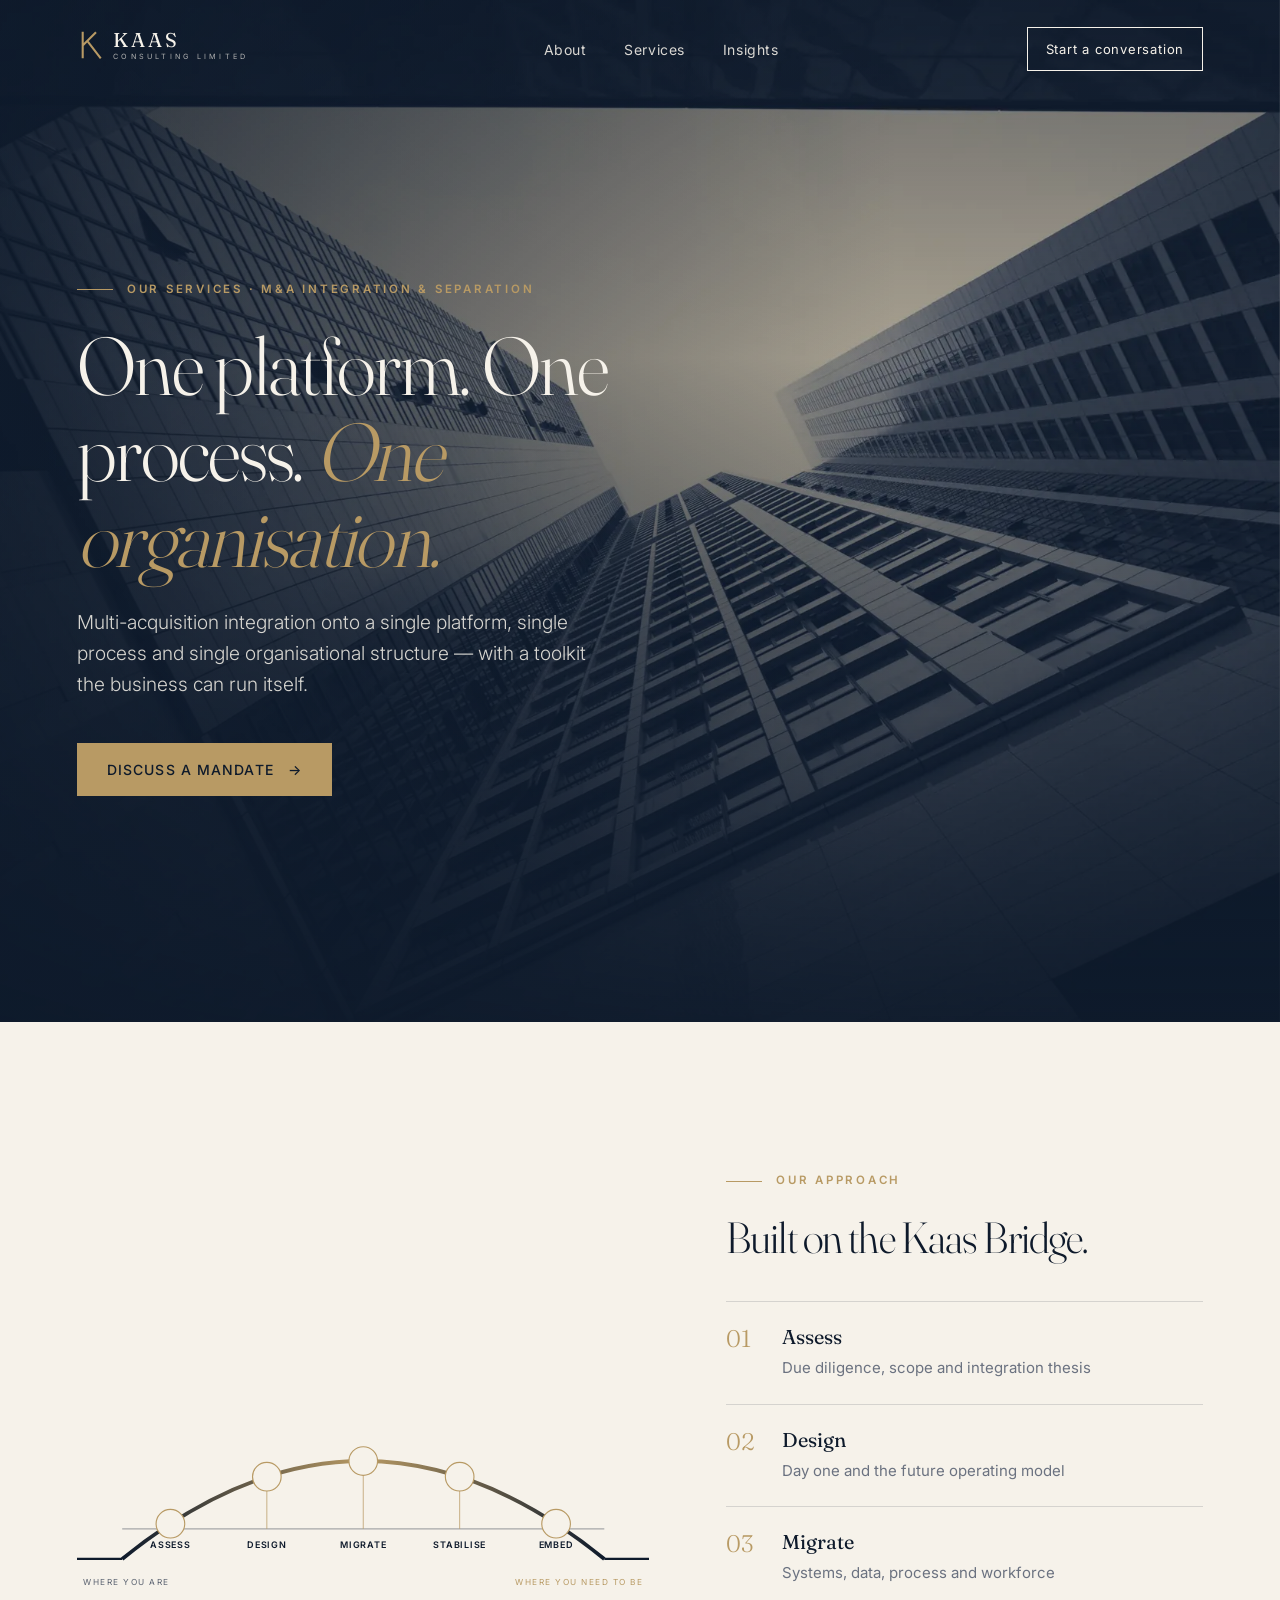
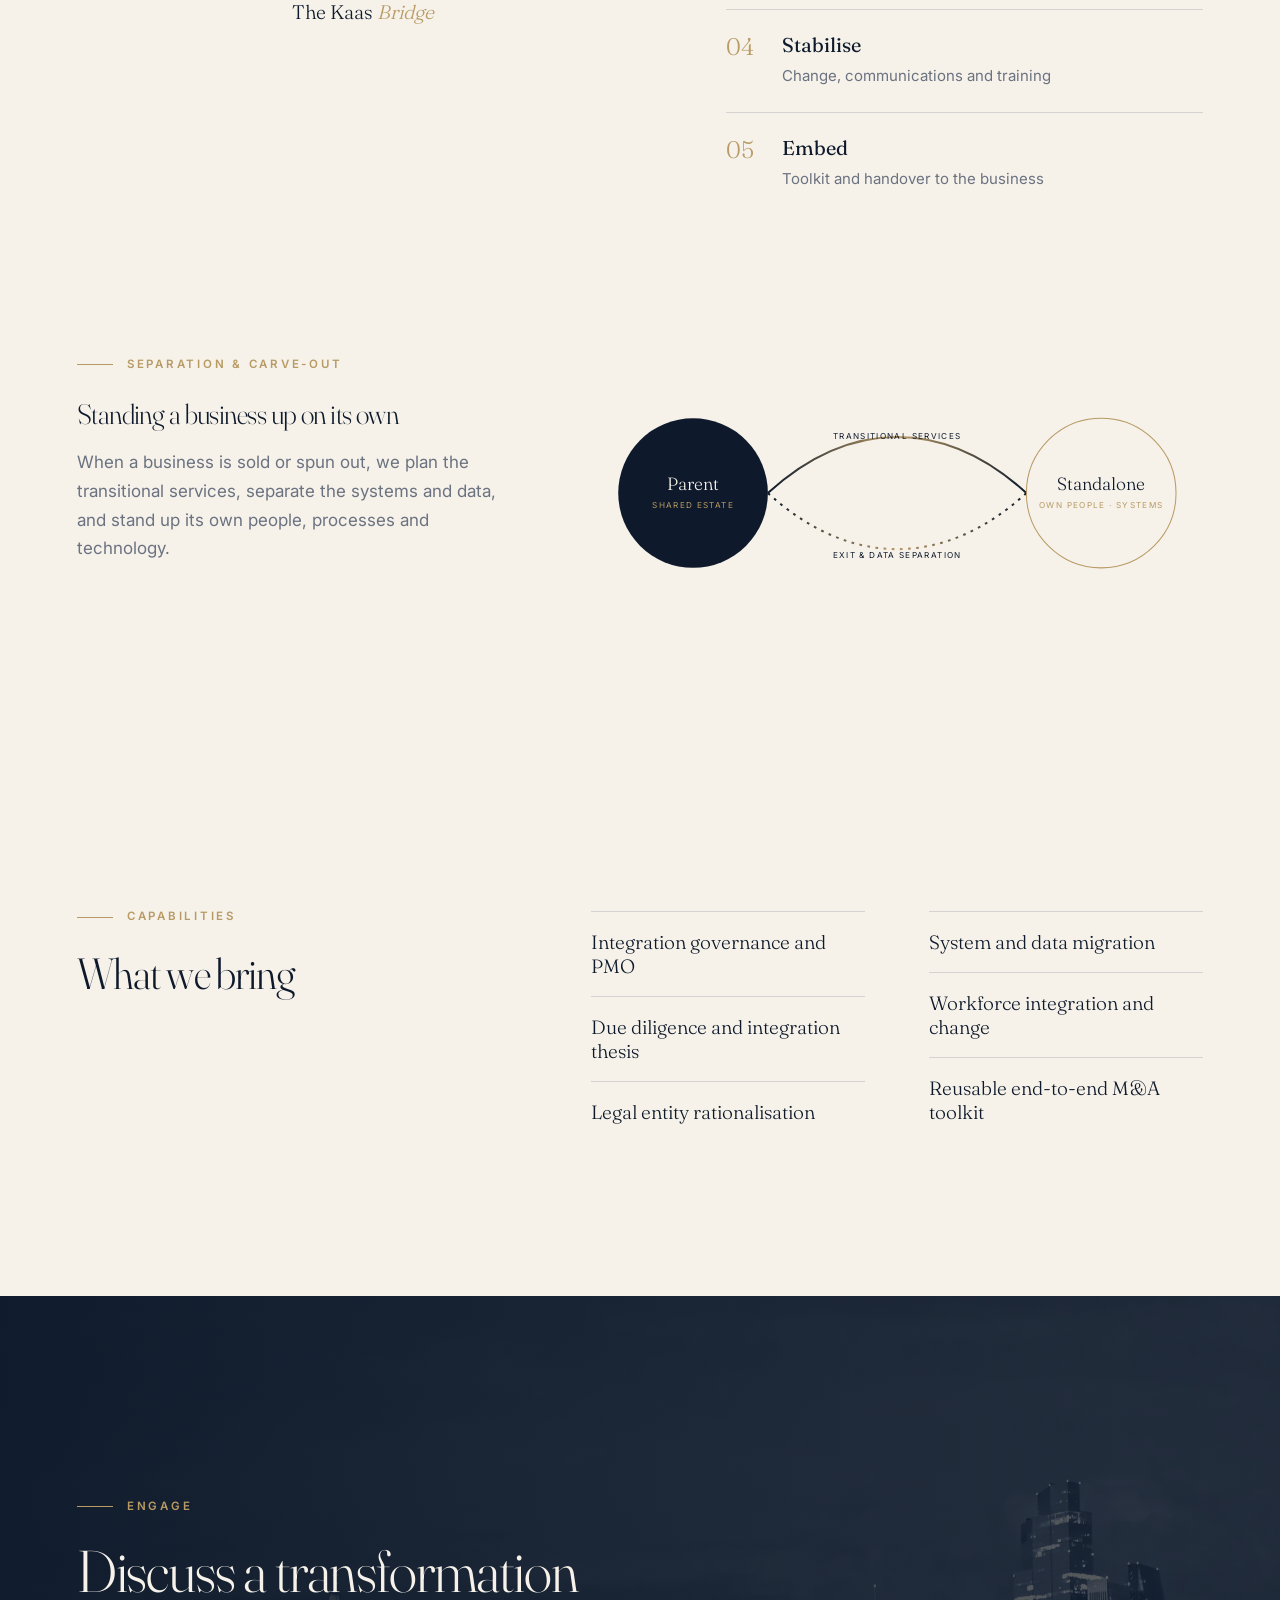
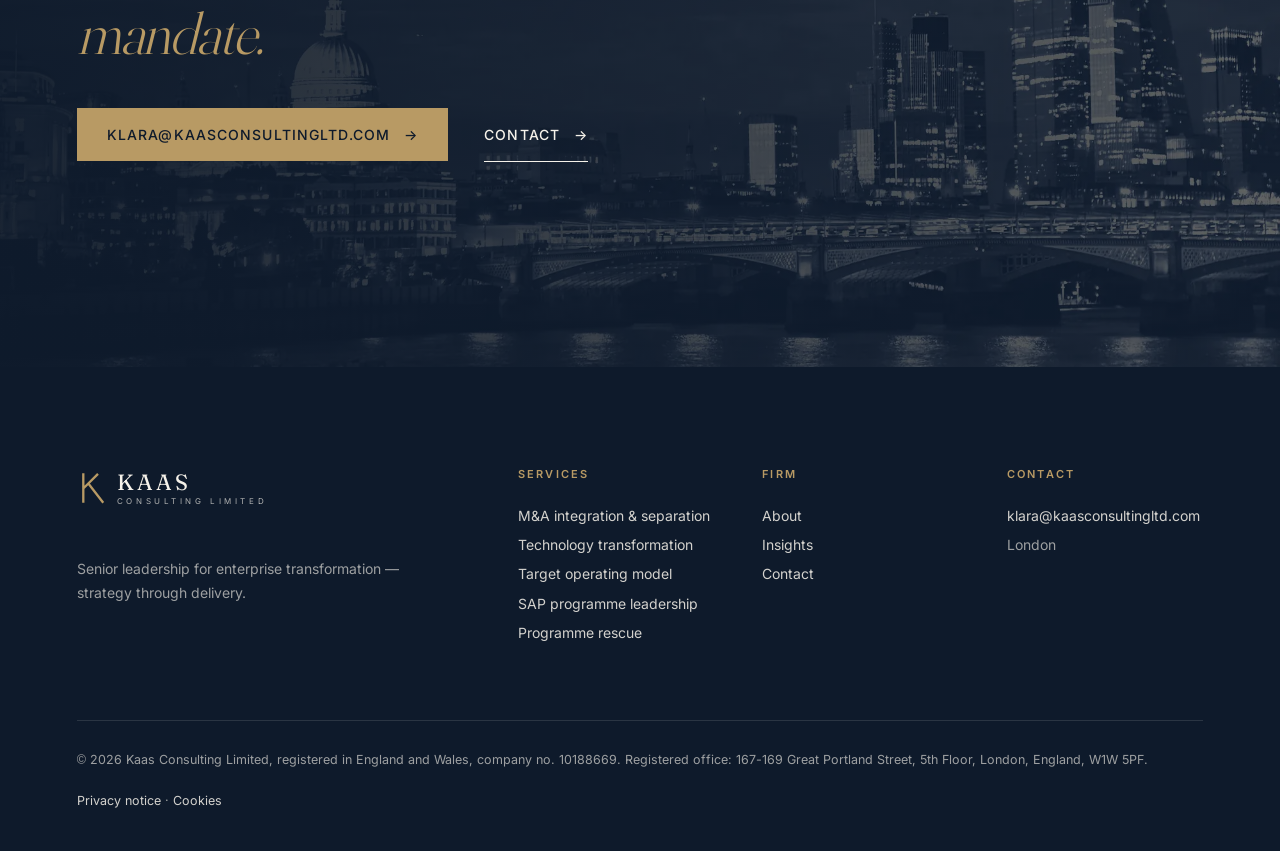
<file: services/ma-integration-separation.html>
<!doctype html><html lang="en-GB"><head><meta charset="utf-8"><meta name="viewport" content="width=device-width,initial-scale=1">
<title>M&A integration & separation — Kaas Consulting Limited</title><meta name="description" content="Enterprise transformation that lands. Senior leadership for M&amp;A integration, target operating models, SAP, Salesforce and AI programmes.">
<link rel="icon" href="../assets/favicon.svg"><link rel="preload" href="../assets/fonts/Fraunces.ttf" as="font" crossorigin><link rel="stylesheet" href="../assets/site.css"></head><body>
<header class="nav"><a href="../index.html"><svg viewBox="0 0 230 40" class="logo" aria-label="Kaas Consulting Limited"><path d="M6 6v28M6 20.5 20 6.5M11 16l14 18" stroke="#B89A64" stroke-width="2.2" fill="none"/><text x="38" y="22" font-family="Fraunces,Georgia,serif" font-size="21" fill="currentColor" letter-spacing="3">KAAS</text><text x="38" y="35" font-family="Inter,Arial,sans-serif" font-size="7.6" fill="currentColor" opacity=".7" letter-spacing="3.4">CONSULTING LIMITED</text></svg></a><ul><li><a href="../about.html">About</a></li><li><a href="../services/ma-integration-separation.html">Services</a></li><li><a href="../insights.html">Insights</a></li></ul><a class="cta-s" href="../contact.html">Start a conversation</a><button class="burger" aria-label="Menu">MENU</button></header>
<main><section class="hero short"><img src="../assets/img/towers.webp" alt=""><div class="wrap"><div class="eyebrow rv">Our services · M&amp;A integration &amp; separation</div><h1 class="rv d1">One platform. One process. <em>One organisation.</em></h1><p class="lead rv d2">Multi-acquisition integration onto a single platform, single process and single organisational structure — with a toolkit the business can run itself.</p><div class="btns rv d3"><a class="btn" href="mailto:klara@kaasconsultingltd.com?subject=MandA integration and separation">Discuss a mandate</a></div></div></section><section><div class="wrap lifecycle"><div class="rv"><svg viewBox="0 0 760 420" class="draw" role="img" aria-label="The Kaas Bridge: Assess, Design, Migrate, Stabilise, Embed" style="width:100%;height:auto"><defs><linearGradient id="bg0" x1="0" x2="1"><stop offset="0" stop-color="#0E1A2B"/><stop offset=".5" stop-color="#B89A64"/><stop offset="1" stop-color="#0E1A2B"/></linearGradient></defs><line x1="0" y1="300" x2="60" y2="300" stroke="#0E1A2B" stroke-width="3"/><line x1="700" y1="300" x2="760" y2="300" stroke="#0E1A2B" stroke-width="3"/><text x="8" y="334" font-family="Inter,sans-serif" font-size="11" letter-spacing="2" fill="#5a6270">WHERE YOU ARE</text><text x="752" y="334" text-anchor="end" font-family="Inter,sans-serif" font-size="11" letter-spacing="2" fill="#B89A64">WHERE YOU NEED TO BE</text><path class="arc" d="M60 300 Q 380.0 40 700 300" stroke="url(#bg0)" stroke-width="5" fill="none"/><line class="arc" x1="60" y1="260" x2="700" y2="260" stroke="#0E1A2B" stroke-opacity=".35" stroke-width="1.5"/><line x1="124.0" y1="253.2" x2="124.0" y2="260" stroke="#B89A64" stroke-width="1"/><circle cx="124.0" cy="253.2" r="19" fill="#F6F2EA" stroke="#B89A64" stroke-width="1.5"/><text x="124.0" y="259.2" text-anchor="middle" font-family="Fraunces,serif" font-size="16" fill="#0E1A2B"></text><text x="124.0" y="286" text-anchor="middle" font-family="Inter,sans-serif" font-size="12" font-weight="600" letter-spacing="1" fill="#0E1A2B">ASSESS</text><line x1="252.0" y1="190.8" x2="252.0" y2="260" stroke="#B89A64" stroke-width="1"/><circle cx="252.0" cy="190.8" r="19" fill="#F6F2EA" stroke="#B89A64" stroke-width="1.5"/><text x="252.0" y="196.8" text-anchor="middle" font-family="Fraunces,serif" font-size="16" fill="#0E1A2B"></text><text x="252.0" y="286" text-anchor="middle" font-family="Inter,sans-serif" font-size="12" font-weight="600" letter-spacing="1" fill="#0E1A2B">DESIGN</text><line x1="380.0" y1="170.0" x2="380.0" y2="260" stroke="#B89A64" stroke-width="1"/><circle cx="380.0" cy="170.0" r="19" fill="#F6F2EA" stroke="#B89A64" stroke-width="1.5"/><text x="380.0" y="176.0" text-anchor="middle" font-family="Fraunces,serif" font-size="16" fill="#0E1A2B"></text><text x="380.0" y="286" text-anchor="middle" font-family="Inter,sans-serif" font-size="12" font-weight="600" letter-spacing="1" fill="#0E1A2B">MIGRATE</text><line x1="508.0" y1="190.8" x2="508.0" y2="260" stroke="#B89A64" stroke-width="1"/><circle cx="508.0" cy="190.8" r="19" fill="#F6F2EA" stroke="#B89A64" stroke-width="1.5"/><text x="508.0" y="196.8" text-anchor="middle" font-family="Fraunces,serif" font-size="16" fill="#0E1A2B"></text><text x="508.0" y="286" text-anchor="middle" font-family="Inter,sans-serif" font-size="12" font-weight="600" letter-spacing="1" fill="#0E1A2B">STABILISE</text><line x1="636.0" y1="253.2" x2="636.0" y2="260" stroke="#B89A64" stroke-width="1"/><circle cx="636.0" cy="253.2" r="19" fill="#F6F2EA" stroke="#B89A64" stroke-width="1.5"/><text x="636.0" y="259.2" text-anchor="middle" font-family="Fraunces,serif" font-size="16" fill="#0E1A2B"></text><text x="636.0" y="286" text-anchor="middle" font-family="Inter,sans-serif" font-size="12" font-weight="600" letter-spacing="1" fill="#0E1A2B">EMBED</text><text x="380.0" y="380" text-anchor="middle" font-family="Fraunces,serif" font-size="26" font-weight="300" fill="#0E1A2B">The Kaas <tspan font-style="italic" fill="#B89A64">Bridge</tspan></text></svg></div><div><div class="eyebrow rv">Our approach</div><h2 class="rv d1" style="font-size:clamp(2rem,3.4vw,3.2rem);margin-bottom:40px">Built on the Kaas Bridge.</h2><ol class="phase-list rv d2"><li><div><b>Assess</b><span>Due diligence, scope and integration thesis</span></div></li><li><div><b>Design</b><span>Day one and the future operating model</span></div></li><li><div><b>Migrate</b><span>Systems, data, process and workforce</span></div></li><li><div><b>Stabilise</b><span>Change, communications and training</span></div></li><li><div><b>Embed</b><span>Toolkit and handover to the business</span></div></li></ol></div></div><div class="wrap"><div class="two" style="margin-top:120px;align-items:center"><div class="rv"><div class="eyebrow">Separation &amp; carve-out</div><h3>Standing a business up on its own</h3><p class="mute">When a business is sold or spun out, we plan the transitional services, separate the systems and data, and stand up its own people, processes and technology.</p></div><div class="rv d1"><svg viewBox="0 0 900 300" class="draw" role="img" aria-label="Separation: parent through transitional services to standalone" style="width:100%;height:auto;margin-top:56px"><defs><linearGradient id="sepg" x1="0" x2="1"><stop offset="0" stop-color="#0E1A2B"/><stop offset=".5" stop-color="#B89A64"/><stop offset="1" stop-color="#0E1A2B"/></linearGradient></defs>
<circle cx="150" cy="150" r="110" fill="#0E1A2B"/><text x="150" y="146" text-anchor="middle" font-family="Fraunces,serif" font-size="26" fill="#F6F2EA" font-weight="300">Parent</text><text x="150" y="172" text-anchor="middle" font-family="Inter" font-size="12" fill="#B89A64" letter-spacing="2">SHARED ESTATE</text>
<path class="arc" d="M260 150 C 380 40, 520 40, 640 150" stroke="url(#sepg)" stroke-width="3" fill="none"/><path class="arc" d="M260 150 C 380 260, 520 260, 640 150" stroke="url(#sepg)" stroke-width="3" fill="none" stroke-dasharray="4 8" style="stroke-dasharray:4 8"/>
<text x="450" y="70" text-anchor="middle" font-family="Inter" font-size="12" letter-spacing="2" fill="#0E1A2B">TRANSITIONAL SERVICES</text><text x="450" y="245" text-anchor="middle" font-family="Inter" font-size="12" letter-spacing="2" fill="#0E1A2B">EXIT &amp; DATA SEPARATION</text>
<circle cx="750" cy="150" r="110" fill="none" stroke="#B89A64" stroke-width="1.5"/><text x="750" y="146" text-anchor="middle" font-family="Fraunces,serif" font-size="26" fill="#0E1A2B" font-weight="300">Standalone</text><text x="750" y="172" text-anchor="middle" font-family="Inter" font-size="12" fill="#B89A64" letter-spacing="2">OWN PEOPLE · SYSTEMS</text></svg></div></div></div></section>
<section><div class="wrap two"><div class="rv"><div class="eyebrow">Capabilities</div><h2 style="font-size:clamp(2rem,3.4vw,3.2rem)">What we bring</h2></div><ul class="caps rv d1"><li>Integration governance and PMO</li><li>Due diligence and integration thesis</li><li>Legal entity rationalisation</li><li>System and data migration</li><li>Workforce integration and change</li><li>Reusable end-to-end M&amp;A toolkit</li></ul></div></section><section class="band"><img src="../assets/img/london-k.webp" alt="" loading="lazy"><div class="wrap"><div class="eyebrow rv">Engage</div><h2 class="rv d1">Discuss a transformation <em>mandate.</em></h2><div class="btns rv d2"><a class="btn" href="mailto:klara@kaasconsultingltd.com?subject=Mandate%20enquiry">klara@kaasconsultingltd.com</a><a class="btn line" href="../contact.html">Contact</a></div></div></section></main>
<footer><div class="wrap"><div class="fgrid"><div><svg viewBox="0 0 230 40" class="logo" aria-label="Kaas Consulting Limited"><path d="M6 6v28M6 20.5 20 6.5M11 16l14 18" stroke="#B89A64" stroke-width="2.2" fill="none"/><text x="38" y="22" font-family="Fraunces,Georgia,serif" font-size="21" fill="#F6F2EA" letter-spacing="3">KAAS</text><text x="38" y="35" font-family="Inter,Arial,sans-serif" font-size="7.6" fill="#F6F2EA" opacity=".7" letter-spacing="3.4">CONSULTING LIMITED</text></svg><p style="max-width:36ch">Senior leadership for enterprise transformation — strategy through delivery.</p></div>
<div><h4>Services</h4><ul><li><a href="../services/ma-integration-separation.html">M&amp;A integration &amp; separation</a></li><li><a href="../services/technology-transformation.html">Technology transformation</a></li><li><a href="../services/target-operating-model.html">Target operating model</a></li><li><a href="../services/sap-s4hana.html">SAP programme leadership</a></li><li><a href="../services/programme-rescue.html">Programme rescue</a></li></ul></div><div><h4>Firm</h4><ul><li><a href="../about.html">About</a></li><li><a href="../insights.html">Insights</a></li><li><a href="../contact.html">Contact</a></li></ul></div>
<div><h4>Contact</h4><ul><li><a href="mailto:klara@kaasconsultingltd.com">klara@kaasconsultingltd.com</a></li><li>London</li></ul></div></div>
<div class="legal"><span>© 2026 Kaas Consulting Limited, registered in England and Wales, company no. 10188669. Registered office: 167-169 Great Portland Street, 5th Floor, London, England, W1W 5PF.</span><span><a href="../privacy.html">Privacy notice</a> · <a href="../cookies.html">Cookies</a></span></div></div></footer>
<script src="../assets/site.js"></script></body></html>
</file>
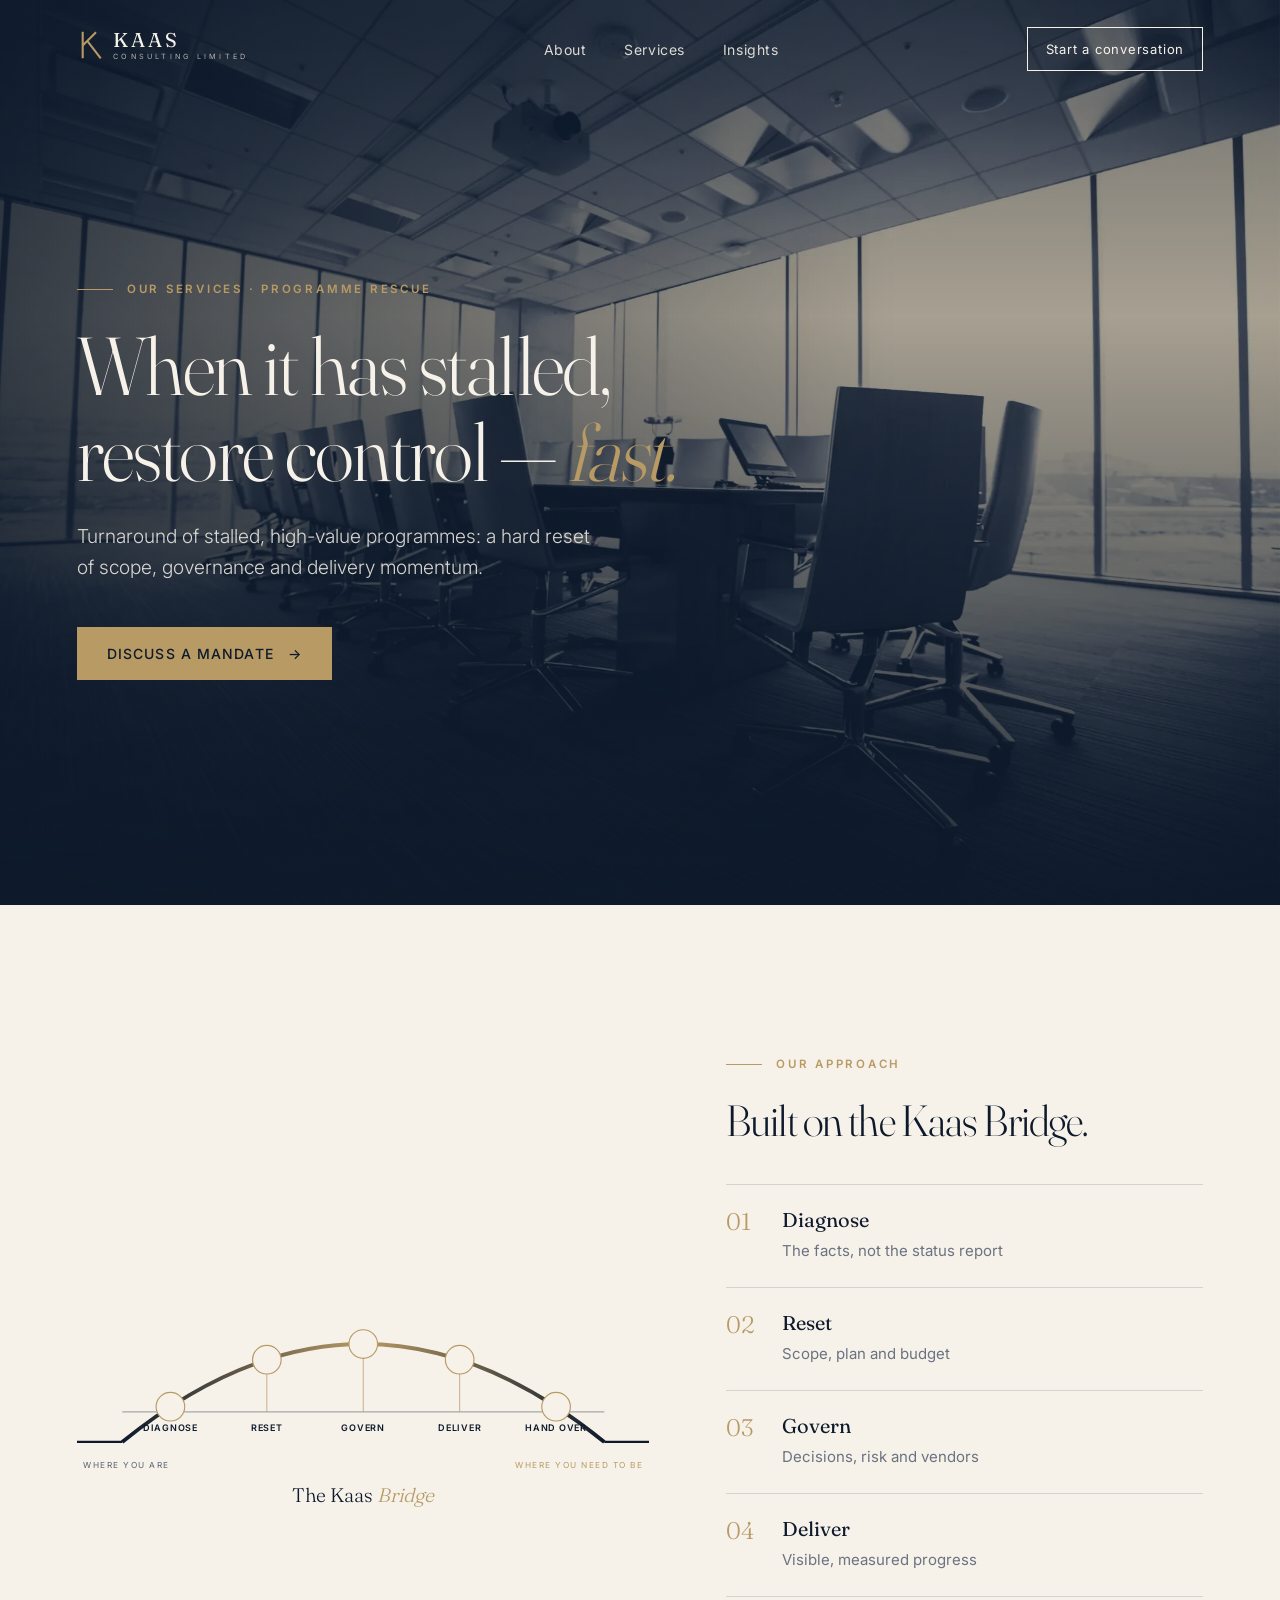
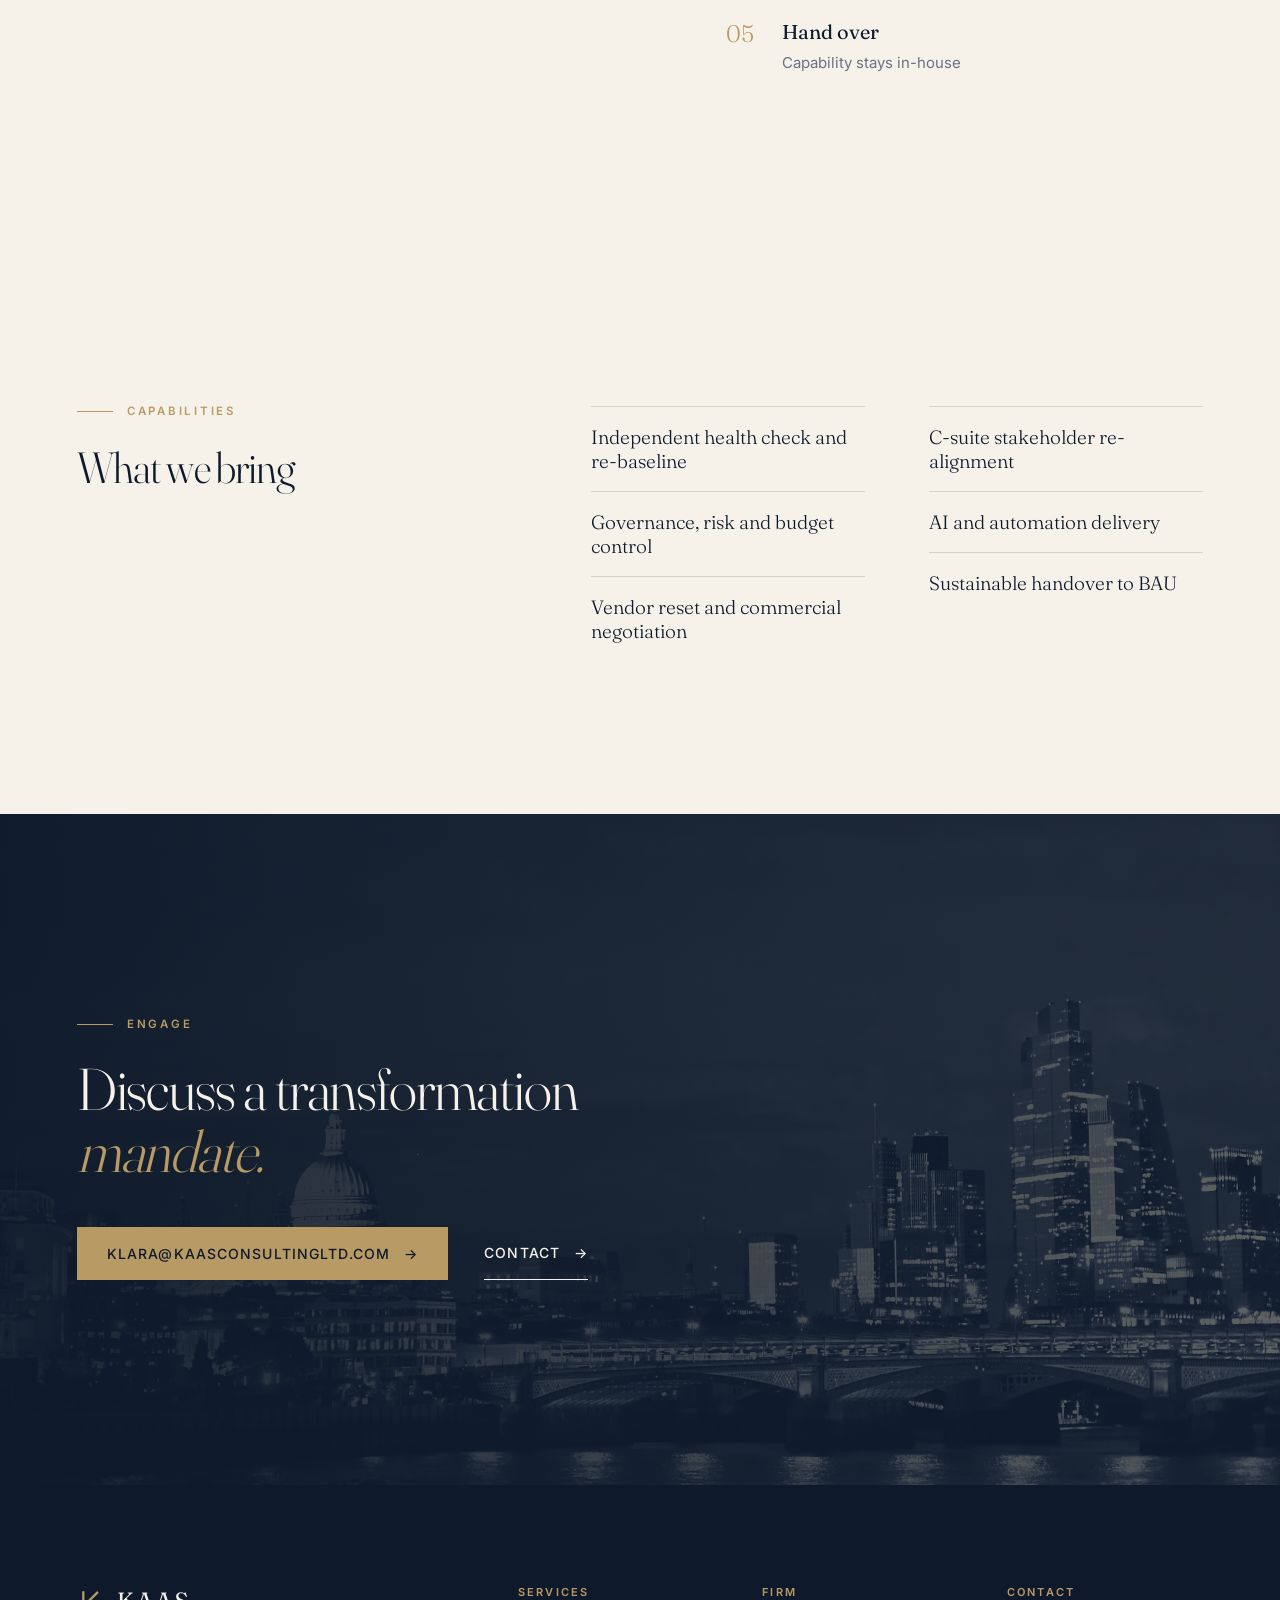
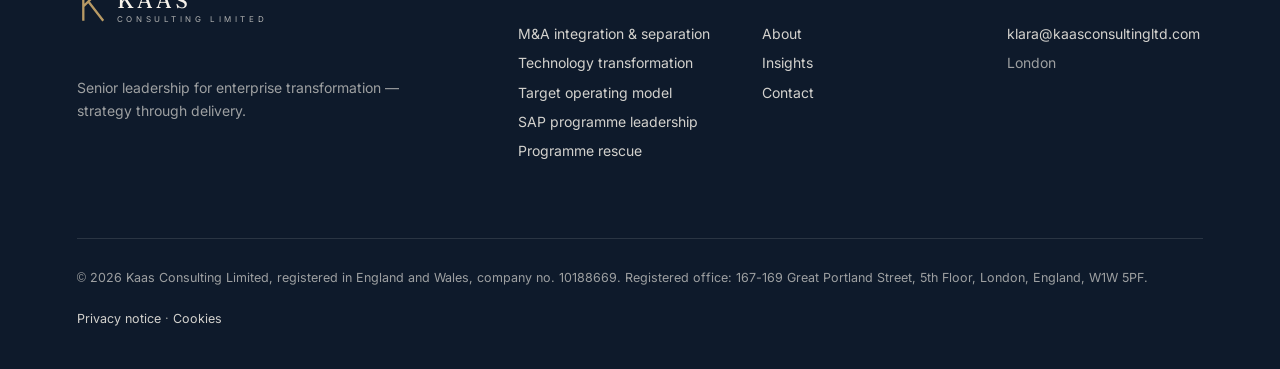
<file: services/programme-rescue.html>
<!doctype html><html lang="en-GB"><head><meta charset="utf-8"><meta name="viewport" content="width=device-width,initial-scale=1">
<title>Programme rescue — Kaas Consulting Limited</title><meta name="description" content="Enterprise transformation that lands. Senior leadership for M&amp;A integration, target operating models, SAP, Salesforce and AI programmes.">
<link rel="icon" href="../assets/favicon.svg"><link rel="preload" href="../assets/fonts/Fraunces.ttf" as="font" crossorigin><link rel="stylesheet" href="../assets/site.css"></head><body>
<header class="nav"><a href="../index.html"><svg viewBox="0 0 230 40" class="logo" aria-label="Kaas Consulting Limited"><path d="M6 6v28M6 20.5 20 6.5M11 16l14 18" stroke="#B89A64" stroke-width="2.2" fill="none"/><text x="38" y="22" font-family="Fraunces,Georgia,serif" font-size="21" fill="currentColor" letter-spacing="3">KAAS</text><text x="38" y="35" font-family="Inter,Arial,sans-serif" font-size="7.6" fill="currentColor" opacity=".7" letter-spacing="3.4">CONSULTING LIMITED</text></svg></a><ul><li><a href="../about.html">About</a></li><li><a href="../services/ma-integration-separation.html">Services</a></li><li><a href="../insights.html">Insights</a></li></ul><a class="cta-s" href="../contact.html">Start a conversation</a><button class="burger" aria-label="Menu">MENU</button></header>
<main><section class="hero short"><img src="../assets/img/boardroom.webp" alt=""><div class="wrap"><div class="eyebrow rv">Our services · Programme rescue</div><h1 class="rv d1">When it has stalled, restore control — <em>fast.</em></h1><p class="lead rv d2">Turnaround of stalled, high-value programmes: a hard reset of scope, governance and delivery momentum.</p><div class="btns rv d3"><a class="btn" href="mailto:klara@kaasconsultingltd.com?subject=Programme rescue">Discuss a mandate</a></div></div></section><section><div class="wrap lifecycle"><div class="rv"><svg viewBox="0 0 760 420" class="draw" role="img" aria-label="The Kaas Bridge: Diagnose, Reset, Govern, Deliver, Hand over" style="width:100%;height:auto"><defs><linearGradient id="bg4" x1="0" x2="1"><stop offset="0" stop-color="#0E1A2B"/><stop offset=".5" stop-color="#B89A64"/><stop offset="1" stop-color="#0E1A2B"/></linearGradient></defs><line x1="0" y1="300" x2="60" y2="300" stroke="#0E1A2B" stroke-width="3"/><line x1="700" y1="300" x2="760" y2="300" stroke="#0E1A2B" stroke-width="3"/><text x="8" y="334" font-family="Inter,sans-serif" font-size="11" letter-spacing="2" fill="#5a6270">WHERE YOU ARE</text><text x="752" y="334" text-anchor="end" font-family="Inter,sans-serif" font-size="11" letter-spacing="2" fill="#B89A64">WHERE YOU NEED TO BE</text><path class="arc" d="M60 300 Q 380.0 40 700 300" stroke="url(#bg4)" stroke-width="5" fill="none"/><line class="arc" x1="60" y1="260" x2="700" y2="260" stroke="#0E1A2B" stroke-opacity=".35" stroke-width="1.5"/><line x1="124.0" y1="253.2" x2="124.0" y2="260" stroke="#B89A64" stroke-width="1"/><circle cx="124.0" cy="253.2" r="19" fill="#F6F2EA" stroke="#B89A64" stroke-width="1.5"/><text x="124.0" y="259.2" text-anchor="middle" font-family="Fraunces,serif" font-size="16" fill="#0E1A2B"></text><text x="124.0" y="286" text-anchor="middle" font-family="Inter,sans-serif" font-size="12" font-weight="600" letter-spacing="1" fill="#0E1A2B">DIAGNOSE</text><line x1="252.0" y1="190.8" x2="252.0" y2="260" stroke="#B89A64" stroke-width="1"/><circle cx="252.0" cy="190.8" r="19" fill="#F6F2EA" stroke="#B89A64" stroke-width="1.5"/><text x="252.0" y="196.8" text-anchor="middle" font-family="Fraunces,serif" font-size="16" fill="#0E1A2B"></text><text x="252.0" y="286" text-anchor="middle" font-family="Inter,sans-serif" font-size="12" font-weight="600" letter-spacing="1" fill="#0E1A2B">RESET</text><line x1="380.0" y1="170.0" x2="380.0" y2="260" stroke="#B89A64" stroke-width="1"/><circle cx="380.0" cy="170.0" r="19" fill="#F6F2EA" stroke="#B89A64" stroke-width="1.5"/><text x="380.0" y="176.0" text-anchor="middle" font-family="Fraunces,serif" font-size="16" fill="#0E1A2B"></text><text x="380.0" y="286" text-anchor="middle" font-family="Inter,sans-serif" font-size="12" font-weight="600" letter-spacing="1" fill="#0E1A2B">GOVERN</text><line x1="508.0" y1="190.8" x2="508.0" y2="260" stroke="#B89A64" stroke-width="1"/><circle cx="508.0" cy="190.8" r="19" fill="#F6F2EA" stroke="#B89A64" stroke-width="1.5"/><text x="508.0" y="196.8" text-anchor="middle" font-family="Fraunces,serif" font-size="16" fill="#0E1A2B"></text><text x="508.0" y="286" text-anchor="middle" font-family="Inter,sans-serif" font-size="12" font-weight="600" letter-spacing="1" fill="#0E1A2B">DELIVER</text><line x1="636.0" y1="253.2" x2="636.0" y2="260" stroke="#B89A64" stroke-width="1"/><circle cx="636.0" cy="253.2" r="19" fill="#F6F2EA" stroke="#B89A64" stroke-width="1.5"/><text x="636.0" y="259.2" text-anchor="middle" font-family="Fraunces,serif" font-size="16" fill="#0E1A2B"></text><text x="636.0" y="286" text-anchor="middle" font-family="Inter,sans-serif" font-size="12" font-weight="600" letter-spacing="1" fill="#0E1A2B">HAND OVER</text><text x="380.0" y="380" text-anchor="middle" font-family="Fraunces,serif" font-size="26" font-weight="300" fill="#0E1A2B">The Kaas <tspan font-style="italic" fill="#B89A64">Bridge</tspan></text></svg></div><div><div class="eyebrow rv">Our approach</div><h2 class="rv d1" style="font-size:clamp(2rem,3.4vw,3.2rem);margin-bottom:40px">Built on the Kaas Bridge.</h2><ol class="phase-list rv d2"><li><div><b>Diagnose</b><span>The facts, not the status report</span></div></li><li><div><b>Reset</b><span>Scope, plan and budget</span></div></li><li><div><b>Govern</b><span>Decisions, risk and vendors</span></div></li><li><div><b>Deliver</b><span>Visible, measured progress</span></div></li><li><div><b>Hand over</b><span>Capability stays in-house</span></div></li></ol></div></div></section>
<section><div class="wrap two"><div class="rv"><div class="eyebrow">Capabilities</div><h2 style="font-size:clamp(2rem,3.4vw,3.2rem)">What we bring</h2></div><ul class="caps rv d1"><li>Independent health check and re-baseline</li><li>Governance, risk and budget control</li><li>Vendor reset and commercial negotiation</li><li>C-suite stakeholder re-alignment</li><li>AI and automation delivery</li><li>Sustainable handover to BAU</li></ul></div></section><section class="band"><img src="../assets/img/london-k.webp" alt="" loading="lazy"><div class="wrap"><div class="eyebrow rv">Engage</div><h2 class="rv d1">Discuss a transformation <em>mandate.</em></h2><div class="btns rv d2"><a class="btn" href="mailto:klara@kaasconsultingltd.com?subject=Mandate%20enquiry">klara@kaasconsultingltd.com</a><a class="btn line" href="../contact.html">Contact</a></div></div></section></main>
<footer><div class="wrap"><div class="fgrid"><div><svg viewBox="0 0 230 40" class="logo" aria-label="Kaas Consulting Limited"><path d="M6 6v28M6 20.5 20 6.5M11 16l14 18" stroke="#B89A64" stroke-width="2.2" fill="none"/><text x="38" y="22" font-family="Fraunces,Georgia,serif" font-size="21" fill="#F6F2EA" letter-spacing="3">KAAS</text><text x="38" y="35" font-family="Inter,Arial,sans-serif" font-size="7.6" fill="#F6F2EA" opacity=".7" letter-spacing="3.4">CONSULTING LIMITED</text></svg><p style="max-width:36ch">Senior leadership for enterprise transformation — strategy through delivery.</p></div>
<div><h4>Services</h4><ul><li><a href="../services/ma-integration-separation.html">M&amp;A integration &amp; separation</a></li><li><a href="../services/technology-transformation.html">Technology transformation</a></li><li><a href="../services/target-operating-model.html">Target operating model</a></li><li><a href="../services/sap-s4hana.html">SAP programme leadership</a></li><li><a href="../services/programme-rescue.html">Programme rescue</a></li></ul></div><div><h4>Firm</h4><ul><li><a href="../about.html">About</a></li><li><a href="../insights.html">Insights</a></li><li><a href="../contact.html">Contact</a></li></ul></div>
<div><h4>Contact</h4><ul><li><a href="mailto:klara@kaasconsultingltd.com">klara@kaasconsultingltd.com</a></li><li>London</li></ul></div></div>
<div class="legal"><span>© 2026 Kaas Consulting Limited, registered in England and Wales, company no. 10188669. Registered office: 167-169 Great Portland Street, 5th Floor, London, England, W1W 5PF.</span><span><a href="../privacy.html">Privacy notice</a> · <a href="../cookies.html">Cookies</a></span></div></div></footer>
<script src="../assets/site.js"></script></body></html>
</file>
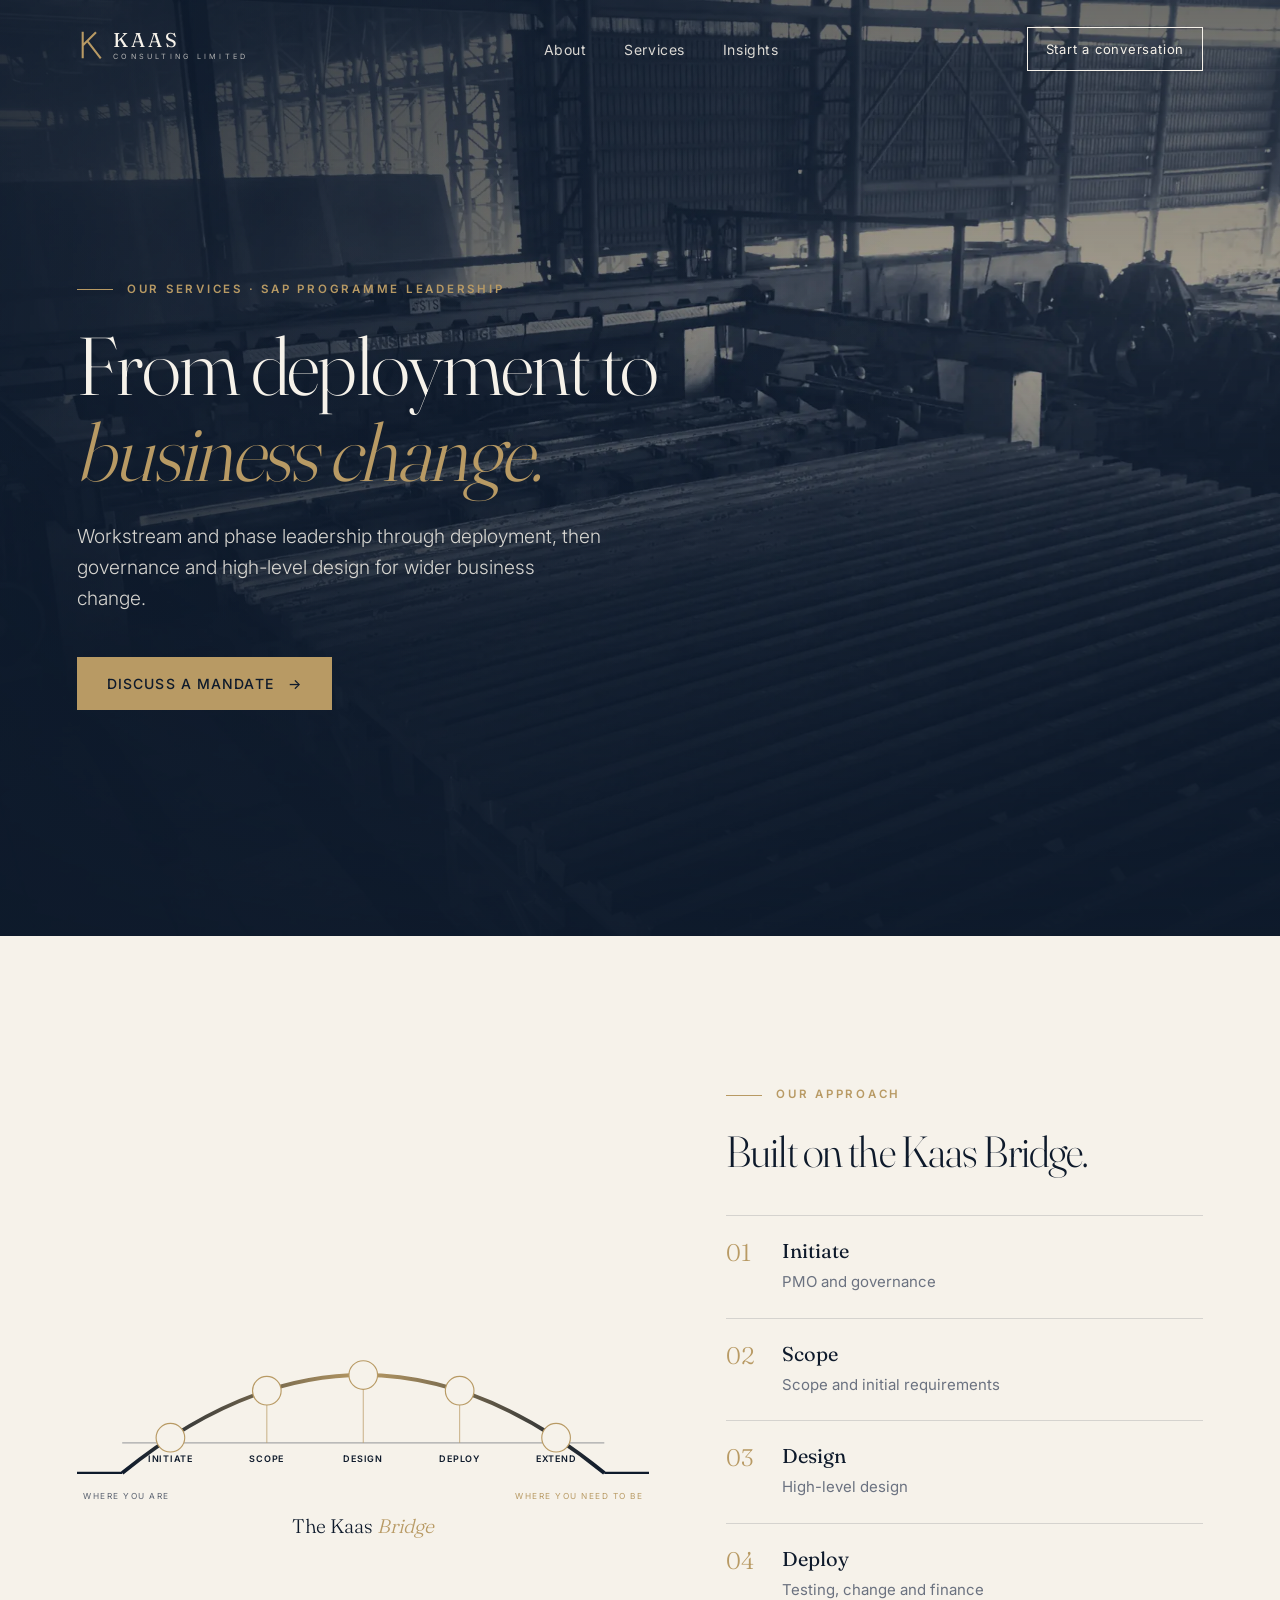
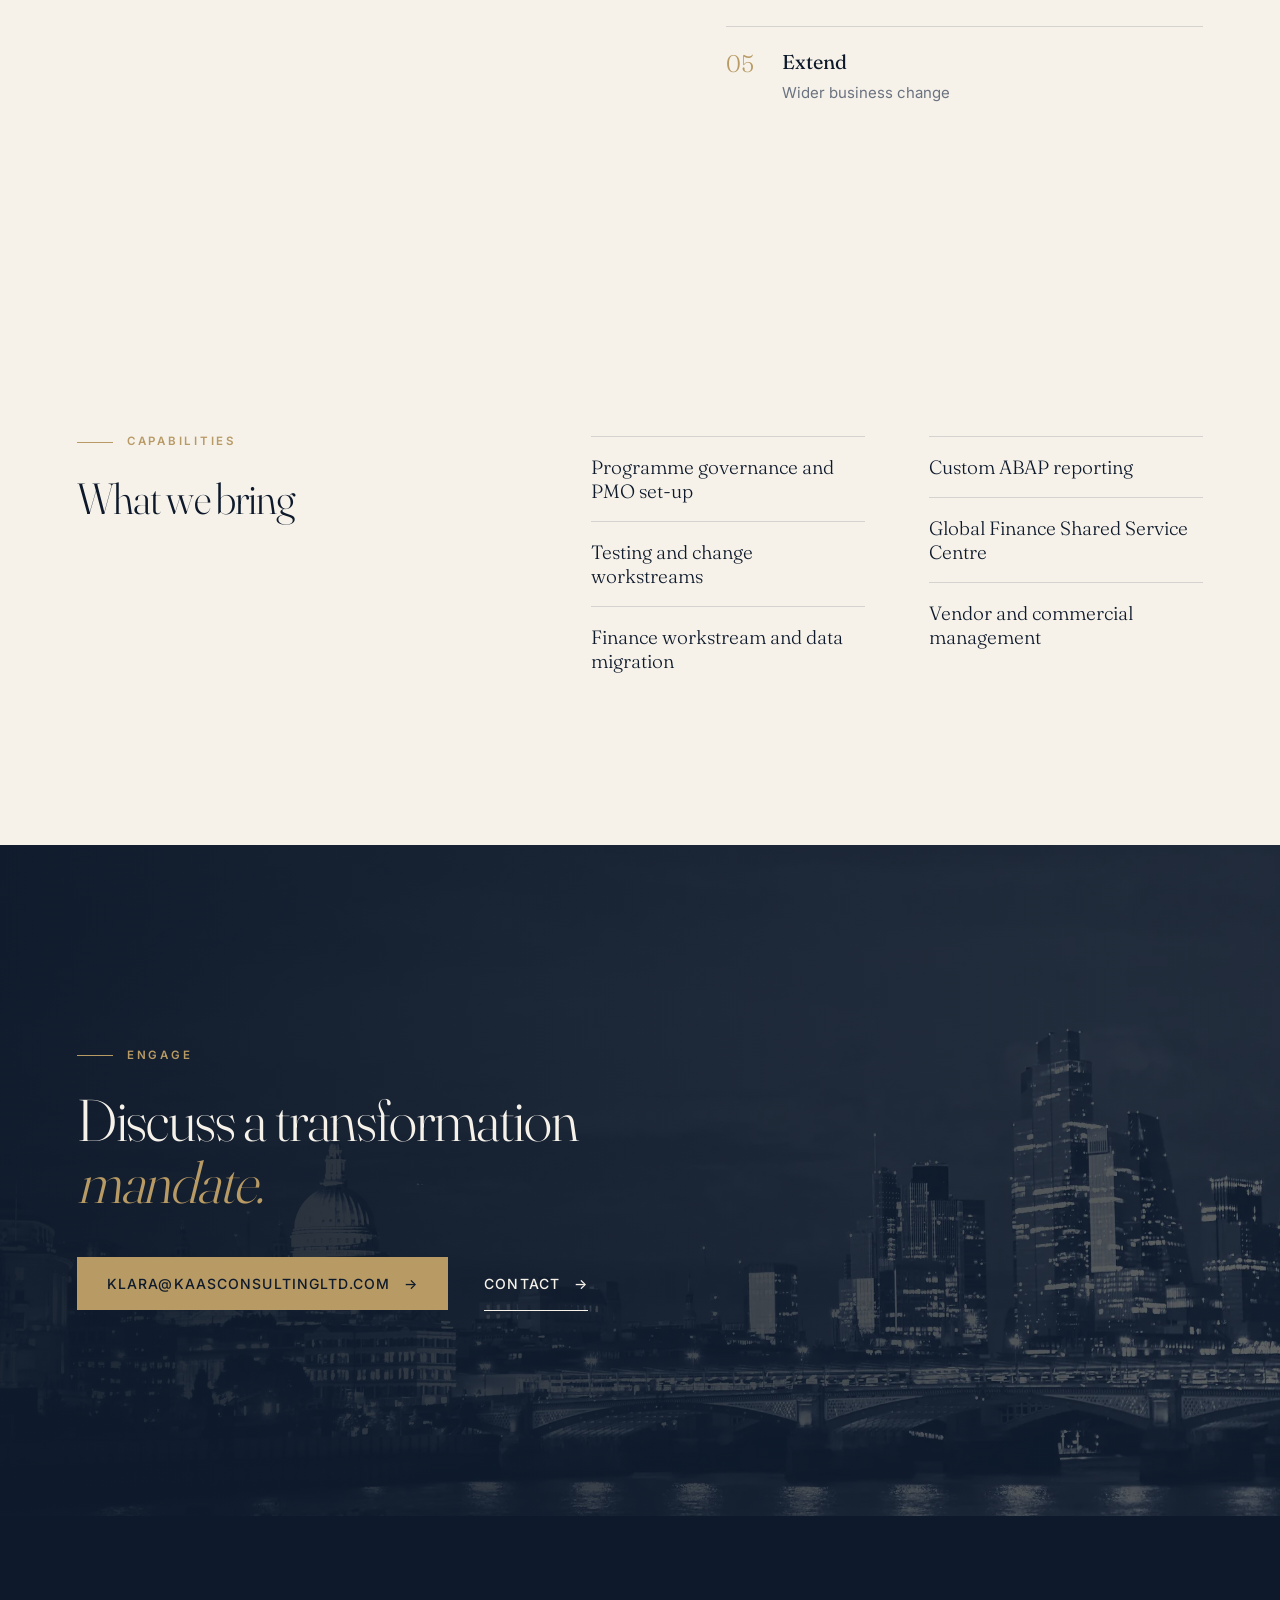
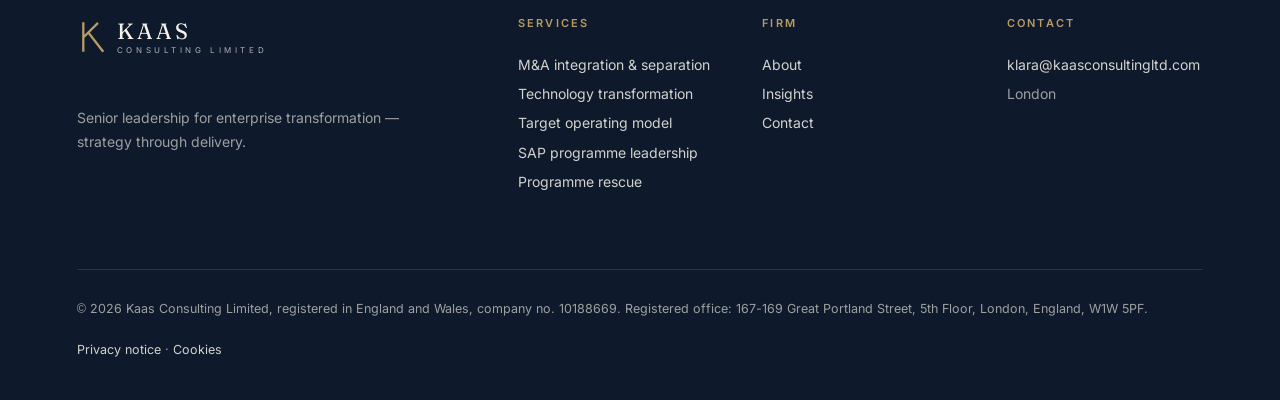
<file: services/sap-s4hana.html>
<!doctype html><html lang="en-GB"><head><meta charset="utf-8"><meta name="viewport" content="width=device-width,initial-scale=1">
<title>SAP programme leadership — Kaas Consulting Limited</title><meta name="description" content="Enterprise transformation that lands. Senior leadership for M&amp;A integration, target operating models, SAP, Salesforce and AI programmes.">
<link rel="icon" href="../assets/favicon.svg"><link rel="preload" href="../assets/fonts/Fraunces.ttf" as="font" crossorigin><link rel="stylesheet" href="../assets/site.css"></head><body>
<header class="nav"><a href="../index.html"><svg viewBox="0 0 230 40" class="logo" aria-label="Kaas Consulting Limited"><path d="M6 6v28M6 20.5 20 6.5M11 16l14 18" stroke="#B89A64" stroke-width="2.2" fill="none"/><text x="38" y="22" font-family="Fraunces,Georgia,serif" font-size="21" fill="currentColor" letter-spacing="3">KAAS</text><text x="38" y="35" font-family="Inter,Arial,sans-serif" font-size="7.6" fill="currentColor" opacity=".7" letter-spacing="3.4">CONSULTING LIMITED</text></svg></a><ul><li><a href="../about.html">About</a></li><li><a href="../services/ma-integration-separation.html">Services</a></li><li><a href="../insights.html">Insights</a></li></ul><a class="cta-s" href="../contact.html">Start a conversation</a><button class="burger" aria-label="Menu">MENU</button></header>
<main><section class="hero short"><img src="../assets/img/steel.webp" alt=""><div class="wrap"><div class="eyebrow rv">Our services · SAP programme leadership</div><h1 class="rv d1">From deployment to <em>business change.</em></h1><p class="lead rv d2">Workstream and phase leadership through deployment, then governance and high-level design for wider business change.</p><div class="btns rv d3"><a class="btn" href="mailto:klara@kaasconsultingltd.com?subject=SAP programme leadership">Discuss a mandate</a></div></div></section><section><div class="wrap lifecycle"><div class="rv"><svg viewBox="0 0 760 420" class="draw" role="img" aria-label="The Kaas Bridge: Initiate, Scope, Design, Deploy, Extend" style="width:100%;height:auto"><defs><linearGradient id="bg3" x1="0" x2="1"><stop offset="0" stop-color="#0E1A2B"/><stop offset=".5" stop-color="#B89A64"/><stop offset="1" stop-color="#0E1A2B"/></linearGradient></defs><line x1="0" y1="300" x2="60" y2="300" stroke="#0E1A2B" stroke-width="3"/><line x1="700" y1="300" x2="760" y2="300" stroke="#0E1A2B" stroke-width="3"/><text x="8" y="334" font-family="Inter,sans-serif" font-size="11" letter-spacing="2" fill="#5a6270">WHERE YOU ARE</text><text x="752" y="334" text-anchor="end" font-family="Inter,sans-serif" font-size="11" letter-spacing="2" fill="#B89A64">WHERE YOU NEED TO BE</text><path class="arc" d="M60 300 Q 380.0 40 700 300" stroke="url(#bg3)" stroke-width="5" fill="none"/><line class="arc" x1="60" y1="260" x2="700" y2="260" stroke="#0E1A2B" stroke-opacity=".35" stroke-width="1.5"/><line x1="124.0" y1="253.2" x2="124.0" y2="260" stroke="#B89A64" stroke-width="1"/><circle cx="124.0" cy="253.2" r="19" fill="#F6F2EA" stroke="#B89A64" stroke-width="1.5"/><text x="124.0" y="259.2" text-anchor="middle" font-family="Fraunces,serif" font-size="16" fill="#0E1A2B"></text><text x="124.0" y="286" text-anchor="middle" font-family="Inter,sans-serif" font-size="12" font-weight="600" letter-spacing="1" fill="#0E1A2B">INITIATE</text><line x1="252.0" y1="190.8" x2="252.0" y2="260" stroke="#B89A64" stroke-width="1"/><circle cx="252.0" cy="190.8" r="19" fill="#F6F2EA" stroke="#B89A64" stroke-width="1.5"/><text x="252.0" y="196.8" text-anchor="middle" font-family="Fraunces,serif" font-size="16" fill="#0E1A2B"></text><text x="252.0" y="286" text-anchor="middle" font-family="Inter,sans-serif" font-size="12" font-weight="600" letter-spacing="1" fill="#0E1A2B">SCOPE</text><line x1="380.0" y1="170.0" x2="380.0" y2="260" stroke="#B89A64" stroke-width="1"/><circle cx="380.0" cy="170.0" r="19" fill="#F6F2EA" stroke="#B89A64" stroke-width="1.5"/><text x="380.0" y="176.0" text-anchor="middle" font-family="Fraunces,serif" font-size="16" fill="#0E1A2B"></text><text x="380.0" y="286" text-anchor="middle" font-family="Inter,sans-serif" font-size="12" font-weight="600" letter-spacing="1" fill="#0E1A2B">DESIGN</text><line x1="508.0" y1="190.8" x2="508.0" y2="260" stroke="#B89A64" stroke-width="1"/><circle cx="508.0" cy="190.8" r="19" fill="#F6F2EA" stroke="#B89A64" stroke-width="1.5"/><text x="508.0" y="196.8" text-anchor="middle" font-family="Fraunces,serif" font-size="16" fill="#0E1A2B"></text><text x="508.0" y="286" text-anchor="middle" font-family="Inter,sans-serif" font-size="12" font-weight="600" letter-spacing="1" fill="#0E1A2B">DEPLOY</text><line x1="636.0" y1="253.2" x2="636.0" y2="260" stroke="#B89A64" stroke-width="1"/><circle cx="636.0" cy="253.2" r="19" fill="#F6F2EA" stroke="#B89A64" stroke-width="1.5"/><text x="636.0" y="259.2" text-anchor="middle" font-family="Fraunces,serif" font-size="16" fill="#0E1A2B"></text><text x="636.0" y="286" text-anchor="middle" font-family="Inter,sans-serif" font-size="12" font-weight="600" letter-spacing="1" fill="#0E1A2B">EXTEND</text><text x="380.0" y="380" text-anchor="middle" font-family="Fraunces,serif" font-size="26" font-weight="300" fill="#0E1A2B">The Kaas <tspan font-style="italic" fill="#B89A64">Bridge</tspan></text></svg></div><div><div class="eyebrow rv">Our approach</div><h2 class="rv d1" style="font-size:clamp(2rem,3.4vw,3.2rem);margin-bottom:40px">Built on the Kaas Bridge.</h2><ol class="phase-list rv d2"><li><div><b>Initiate</b><span>PMO and governance</span></div></li><li><div><b>Scope</b><span>Scope and initial requirements</span></div></li><li><div><b>Design</b><span>High-level design</span></div></li><li><div><b>Deploy</b><span>Testing, change and finance</span></div></li><li><div><b>Extend</b><span>Wider business change</span></div></li></ol></div></div></section>
<section><div class="wrap two"><div class="rv"><div class="eyebrow">Capabilities</div><h2 style="font-size:clamp(2rem,3.4vw,3.2rem)">What we bring</h2></div><ul class="caps rv d1"><li>Programme governance and PMO set-up</li><li>Testing and change workstreams</li><li>Finance workstream and data migration</li><li>Custom ABAP reporting</li><li>Global Finance Shared Service Centre</li><li>Vendor and commercial management</li></ul></div></section><section class="band"><img src="../assets/img/london-k.webp" alt="" loading="lazy"><div class="wrap"><div class="eyebrow rv">Engage</div><h2 class="rv d1">Discuss a transformation <em>mandate.</em></h2><div class="btns rv d2"><a class="btn" href="mailto:klara@kaasconsultingltd.com?subject=Mandate%20enquiry">klara@kaasconsultingltd.com</a><a class="btn line" href="../contact.html">Contact</a></div></div></section></main>
<footer><div class="wrap"><div class="fgrid"><div><svg viewBox="0 0 230 40" class="logo" aria-label="Kaas Consulting Limited"><path d="M6 6v28M6 20.5 20 6.5M11 16l14 18" stroke="#B89A64" stroke-width="2.2" fill="none"/><text x="38" y="22" font-family="Fraunces,Georgia,serif" font-size="21" fill="#F6F2EA" letter-spacing="3">KAAS</text><text x="38" y="35" font-family="Inter,Arial,sans-serif" font-size="7.6" fill="#F6F2EA" opacity=".7" letter-spacing="3.4">CONSULTING LIMITED</text></svg><p style="max-width:36ch">Senior leadership for enterprise transformation — strategy through delivery.</p></div>
<div><h4>Services</h4><ul><li><a href="../services/ma-integration-separation.html">M&amp;A integration &amp; separation</a></li><li><a href="../services/technology-transformation.html">Technology transformation</a></li><li><a href="../services/target-operating-model.html">Target operating model</a></li><li><a href="../services/sap-s4hana.html">SAP programme leadership</a></li><li><a href="../services/programme-rescue.html">Programme rescue</a></li></ul></div><div><h4>Firm</h4><ul><li><a href="../about.html">About</a></li><li><a href="../insights.html">Insights</a></li><li><a href="../contact.html">Contact</a></li></ul></div>
<div><h4>Contact</h4><ul><li><a href="mailto:klara@kaasconsultingltd.com">klara@kaasconsultingltd.com</a></li><li>London</li></ul></div></div>
<div class="legal"><span>© 2026 Kaas Consulting Limited, registered in England and Wales, company no. 10188669. Registered office: 167-169 Great Portland Street, 5th Floor, London, England, W1W 5PF.</span><span><a href="../privacy.html">Privacy notice</a> · <a href="../cookies.html">Cookies</a></span></div></div></footer>
<script src="../assets/site.js"></script></body></html>
</file>
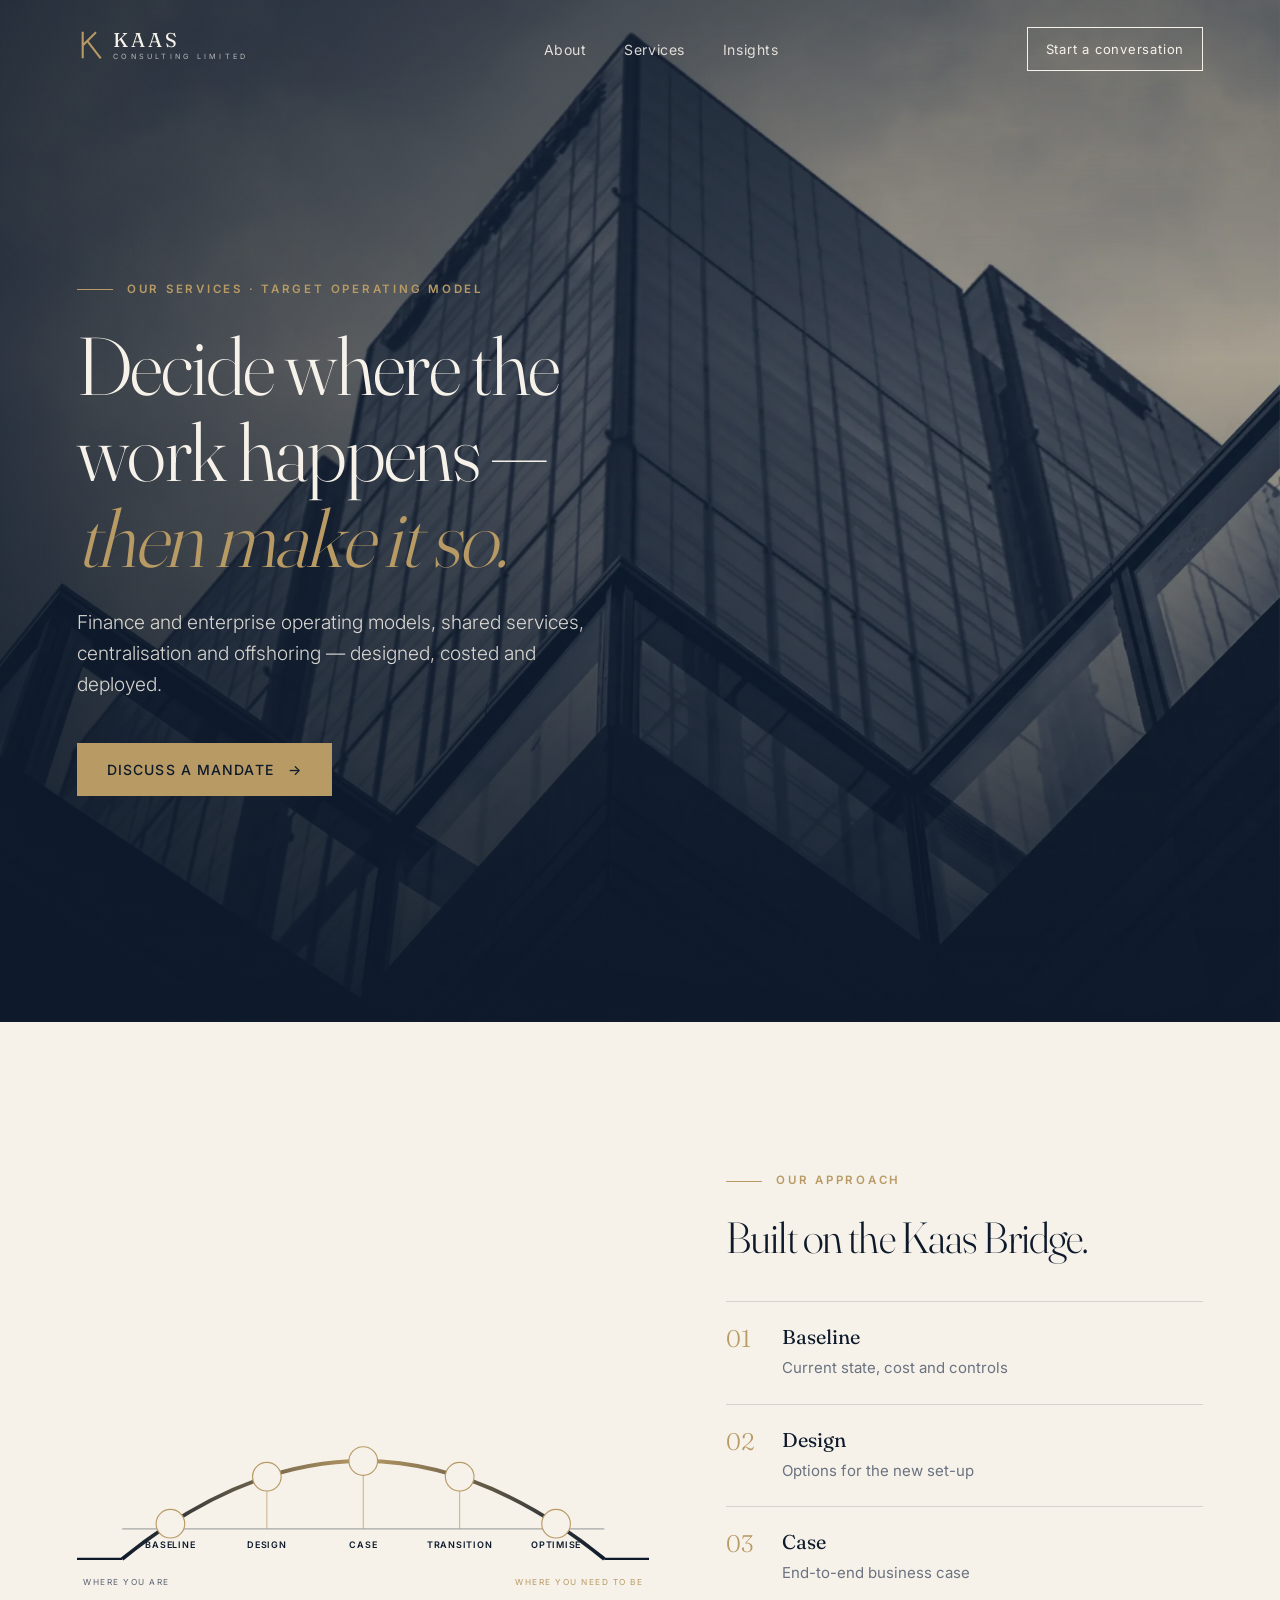
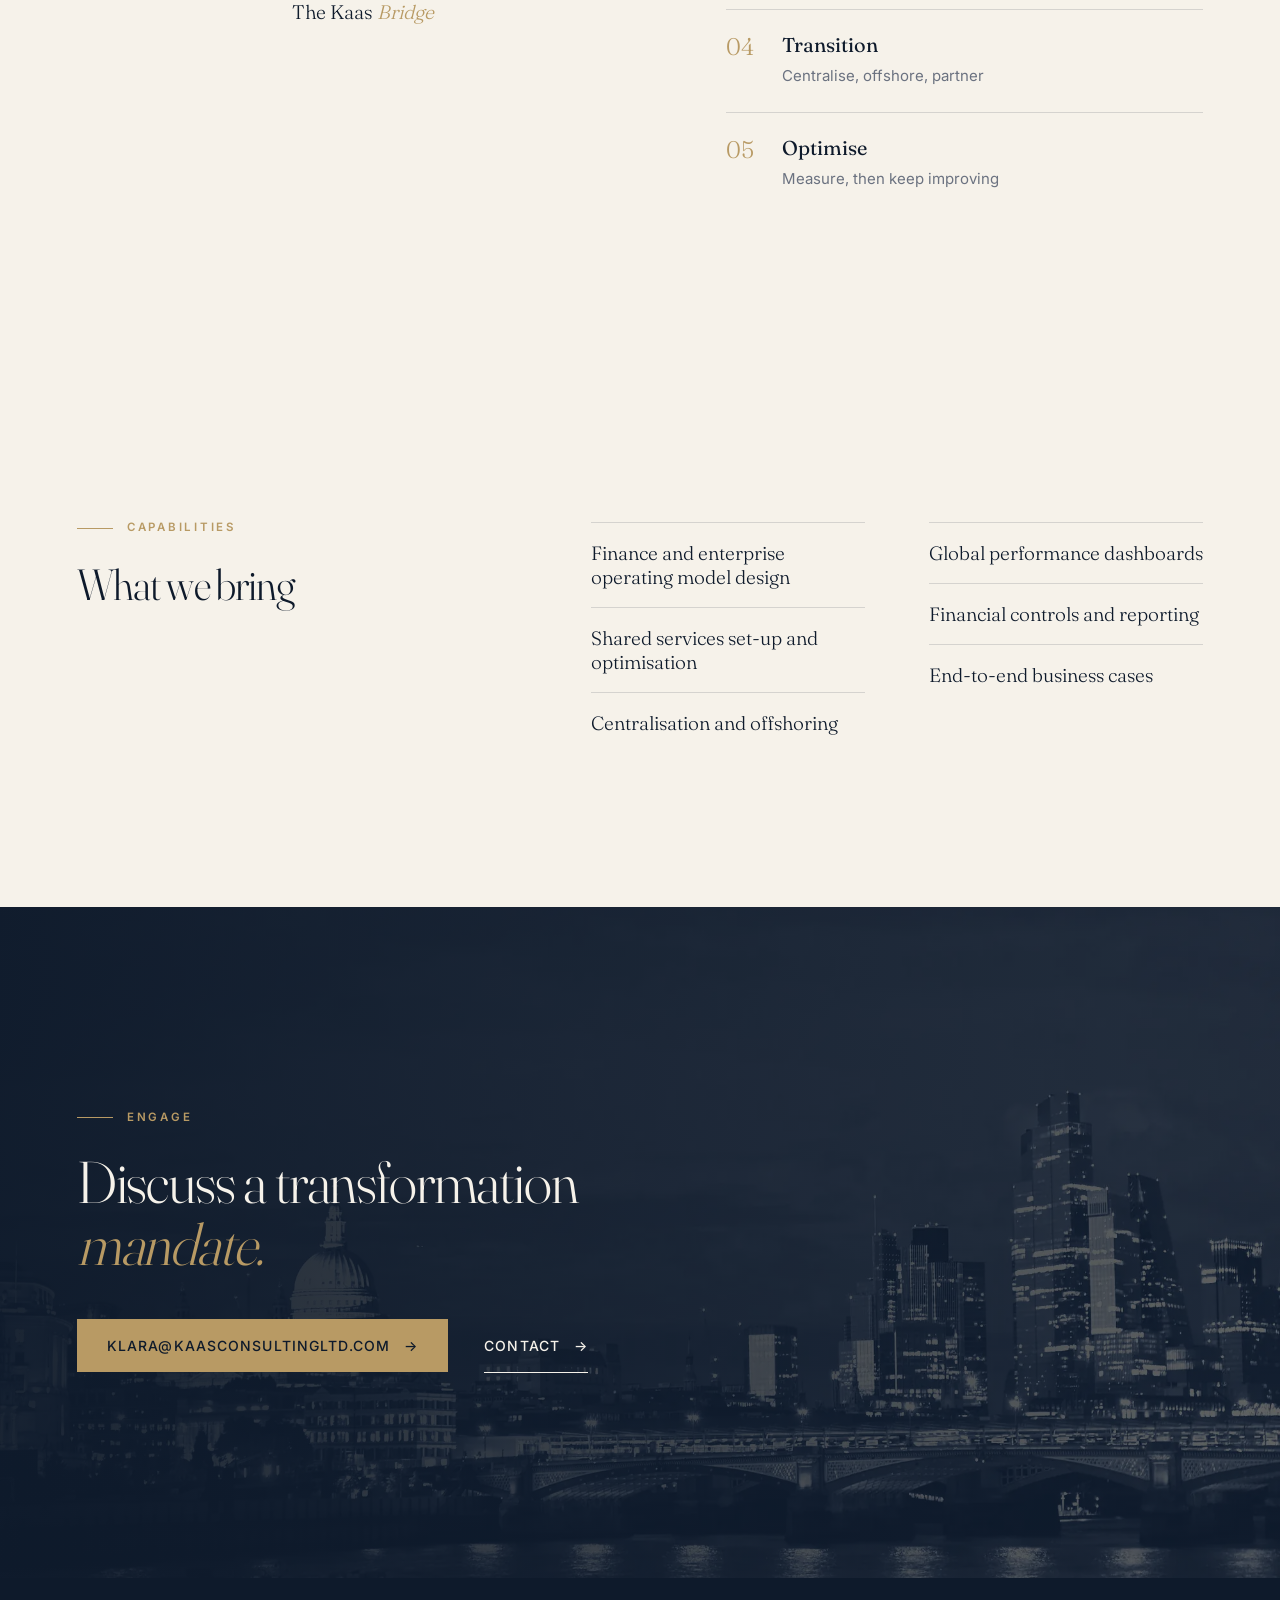
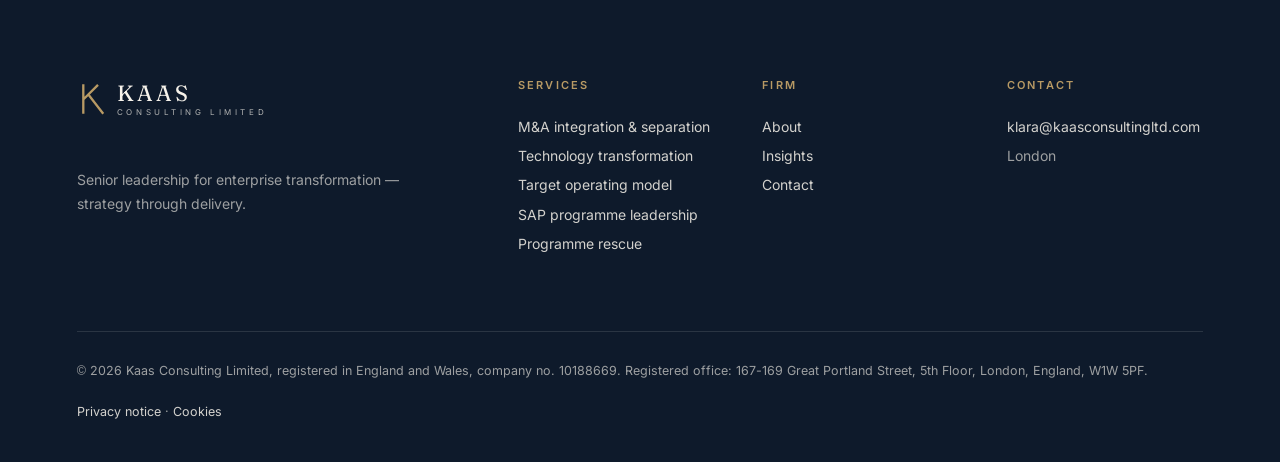
<file: services/target-operating-model.html>
<!doctype html><html lang="en-GB"><head><meta charset="utf-8"><meta name="viewport" content="width=device-width,initial-scale=1">
<title>Target operating model — Kaas Consulting Limited</title><meta name="description" content="Enterprise transformation that lands. Senior leadership for M&amp;A integration, target operating models, SAP, Salesforce and AI programmes.">
<link rel="icon" href="../assets/favicon.svg"><link rel="preload" href="../assets/fonts/Fraunces.ttf" as="font" crossorigin><link rel="stylesheet" href="../assets/site.css"></head><body>
<header class="nav"><a href="../index.html"><svg viewBox="0 0 230 40" class="logo" aria-label="Kaas Consulting Limited"><path d="M6 6v28M6 20.5 20 6.5M11 16l14 18" stroke="#B89A64" stroke-width="2.2" fill="none"/><text x="38" y="22" font-family="Fraunces,Georgia,serif" font-size="21" fill="currentColor" letter-spacing="3">KAAS</text><text x="38" y="35" font-family="Inter,Arial,sans-serif" font-size="7.6" fill="currentColor" opacity=".7" letter-spacing="3.4">CONSULTING LIMITED</text></svg></a><ul><li><a href="../about.html">About</a></li><li><a href="../services/ma-integration-separation.html">Services</a></li><li><a href="../insights.html">Insights</a></li></ul><a class="cta-s" href="../contact.html">Start a conversation</a><button class="burger" aria-label="Menu">MENU</button></header>
<main><section class="hero short"><img src="../assets/img/glass.webp" alt=""><div class="wrap"><div class="eyebrow rv">Our services · Target operating model</div><h1 class="rv d1">Decide where the work happens — <em>then make it so.</em></h1><p class="lead rv d2">Finance and enterprise operating models, shared services, centralisation and offshoring — designed, costed and deployed.</p><div class="btns rv d3"><a class="btn" href="mailto:klara@kaasconsultingltd.com?subject=Target operating model">Discuss a mandate</a></div></div></section><section><div class="wrap lifecycle"><div class="rv"><svg viewBox="0 0 760 420" class="draw" role="img" aria-label="The Kaas Bridge: Baseline, Design, Case, Transition, Optimise" style="width:100%;height:auto"><defs><linearGradient id="bg2" x1="0" x2="1"><stop offset="0" stop-color="#0E1A2B"/><stop offset=".5" stop-color="#B89A64"/><stop offset="1" stop-color="#0E1A2B"/></linearGradient></defs><line x1="0" y1="300" x2="60" y2="300" stroke="#0E1A2B" stroke-width="3"/><line x1="700" y1="300" x2="760" y2="300" stroke="#0E1A2B" stroke-width="3"/><text x="8" y="334" font-family="Inter,sans-serif" font-size="11" letter-spacing="2" fill="#5a6270">WHERE YOU ARE</text><text x="752" y="334" text-anchor="end" font-family="Inter,sans-serif" font-size="11" letter-spacing="2" fill="#B89A64">WHERE YOU NEED TO BE</text><path class="arc" d="M60 300 Q 380.0 40 700 300" stroke="url(#bg2)" stroke-width="5" fill="none"/><line class="arc" x1="60" y1="260" x2="700" y2="260" stroke="#0E1A2B" stroke-opacity=".35" stroke-width="1.5"/><line x1="124.0" y1="253.2" x2="124.0" y2="260" stroke="#B89A64" stroke-width="1"/><circle cx="124.0" cy="253.2" r="19" fill="#F6F2EA" stroke="#B89A64" stroke-width="1.5"/><text x="124.0" y="259.2" text-anchor="middle" font-family="Fraunces,serif" font-size="16" fill="#0E1A2B"></text><text x="124.0" y="286" text-anchor="middle" font-family="Inter,sans-serif" font-size="12" font-weight="600" letter-spacing="1" fill="#0E1A2B">BASELINE</text><line x1="252.0" y1="190.8" x2="252.0" y2="260" stroke="#B89A64" stroke-width="1"/><circle cx="252.0" cy="190.8" r="19" fill="#F6F2EA" stroke="#B89A64" stroke-width="1.5"/><text x="252.0" y="196.8" text-anchor="middle" font-family="Fraunces,serif" font-size="16" fill="#0E1A2B"></text><text x="252.0" y="286" text-anchor="middle" font-family="Inter,sans-serif" font-size="12" font-weight="600" letter-spacing="1" fill="#0E1A2B">DESIGN</text><line x1="380.0" y1="170.0" x2="380.0" y2="260" stroke="#B89A64" stroke-width="1"/><circle cx="380.0" cy="170.0" r="19" fill="#F6F2EA" stroke="#B89A64" stroke-width="1.5"/><text x="380.0" y="176.0" text-anchor="middle" font-family="Fraunces,serif" font-size="16" fill="#0E1A2B"></text><text x="380.0" y="286" text-anchor="middle" font-family="Inter,sans-serif" font-size="12" font-weight="600" letter-spacing="1" fill="#0E1A2B">CASE</text><line x1="508.0" y1="190.8" x2="508.0" y2="260" stroke="#B89A64" stroke-width="1"/><circle cx="508.0" cy="190.8" r="19" fill="#F6F2EA" stroke="#B89A64" stroke-width="1.5"/><text x="508.0" y="196.8" text-anchor="middle" font-family="Fraunces,serif" font-size="16" fill="#0E1A2B"></text><text x="508.0" y="286" text-anchor="middle" font-family="Inter,sans-serif" font-size="12" font-weight="600" letter-spacing="1" fill="#0E1A2B">TRANSITION</text><line x1="636.0" y1="253.2" x2="636.0" y2="260" stroke="#B89A64" stroke-width="1"/><circle cx="636.0" cy="253.2" r="19" fill="#F6F2EA" stroke="#B89A64" stroke-width="1.5"/><text x="636.0" y="259.2" text-anchor="middle" font-family="Fraunces,serif" font-size="16" fill="#0E1A2B"></text><text x="636.0" y="286" text-anchor="middle" font-family="Inter,sans-serif" font-size="12" font-weight="600" letter-spacing="1" fill="#0E1A2B">OPTIMISE</text><text x="380.0" y="380" text-anchor="middle" font-family="Fraunces,serif" font-size="26" font-weight="300" fill="#0E1A2B">The Kaas <tspan font-style="italic" fill="#B89A64">Bridge</tspan></text></svg></div><div><div class="eyebrow rv">Our approach</div><h2 class="rv d1" style="font-size:clamp(2rem,3.4vw,3.2rem);margin-bottom:40px">Built on the Kaas Bridge.</h2><ol class="phase-list rv d2"><li><div><b>Baseline</b><span>Current state, cost and controls</span></div></li><li><div><b>Design</b><span>Options for the new set-up</span></div></li><li><div><b>Case</b><span>End-to-end business case</span></div></li><li><div><b>Transition</b><span>Centralise, offshore, partner</span></div></li><li><div><b>Optimise</b><span>Measure, then keep improving</span></div></li></ol></div></div></section>
<section><div class="wrap two"><div class="rv"><div class="eyebrow">Capabilities</div><h2 style="font-size:clamp(2rem,3.4vw,3.2rem)">What we bring</h2></div><ul class="caps rv d1"><li>Finance and enterprise operating model design</li><li>Shared services set-up and optimisation</li><li>Centralisation and offshoring</li><li>Global performance dashboards</li><li>Financial controls and reporting</li><li>End-to-end business cases</li></ul></div></section><section class="band"><img src="../assets/img/london-k.webp" alt="" loading="lazy"><div class="wrap"><div class="eyebrow rv">Engage</div><h2 class="rv d1">Discuss a transformation <em>mandate.</em></h2><div class="btns rv d2"><a class="btn" href="mailto:klara@kaasconsultingltd.com?subject=Mandate%20enquiry">klara@kaasconsultingltd.com</a><a class="btn line" href="../contact.html">Contact</a></div></div></section></main>
<footer><div class="wrap"><div class="fgrid"><div><svg viewBox="0 0 230 40" class="logo" aria-label="Kaas Consulting Limited"><path d="M6 6v28M6 20.5 20 6.5M11 16l14 18" stroke="#B89A64" stroke-width="2.2" fill="none"/><text x="38" y="22" font-family="Fraunces,Georgia,serif" font-size="21" fill="#F6F2EA" letter-spacing="3">KAAS</text><text x="38" y="35" font-family="Inter,Arial,sans-serif" font-size="7.6" fill="#F6F2EA" opacity=".7" letter-spacing="3.4">CONSULTING LIMITED</text></svg><p style="max-width:36ch">Senior leadership for enterprise transformation — strategy through delivery.</p></div>
<div><h4>Services</h4><ul><li><a href="../services/ma-integration-separation.html">M&amp;A integration &amp; separation</a></li><li><a href="../services/technology-transformation.html">Technology transformation</a></li><li><a href="../services/target-operating-model.html">Target operating model</a></li><li><a href="../services/sap-s4hana.html">SAP programme leadership</a></li><li><a href="../services/programme-rescue.html">Programme rescue</a></li></ul></div><div><h4>Firm</h4><ul><li><a href="../about.html">About</a></li><li><a href="../insights.html">Insights</a></li><li><a href="../contact.html">Contact</a></li></ul></div>
<div><h4>Contact</h4><ul><li><a href="mailto:klara@kaasconsultingltd.com">klara@kaasconsultingltd.com</a></li><li>London</li></ul></div></div>
<div class="legal"><span>© 2026 Kaas Consulting Limited, registered in England and Wales, company no. 10188669. Registered office: 167-169 Great Portland Street, 5th Floor, London, England, W1W 5PF.</span><span><a href="../privacy.html">Privacy notice</a> · <a href="../cookies.html">Cookies</a></span></div></div></footer>
<script src="../assets/site.js"></script></body></html>
</file>
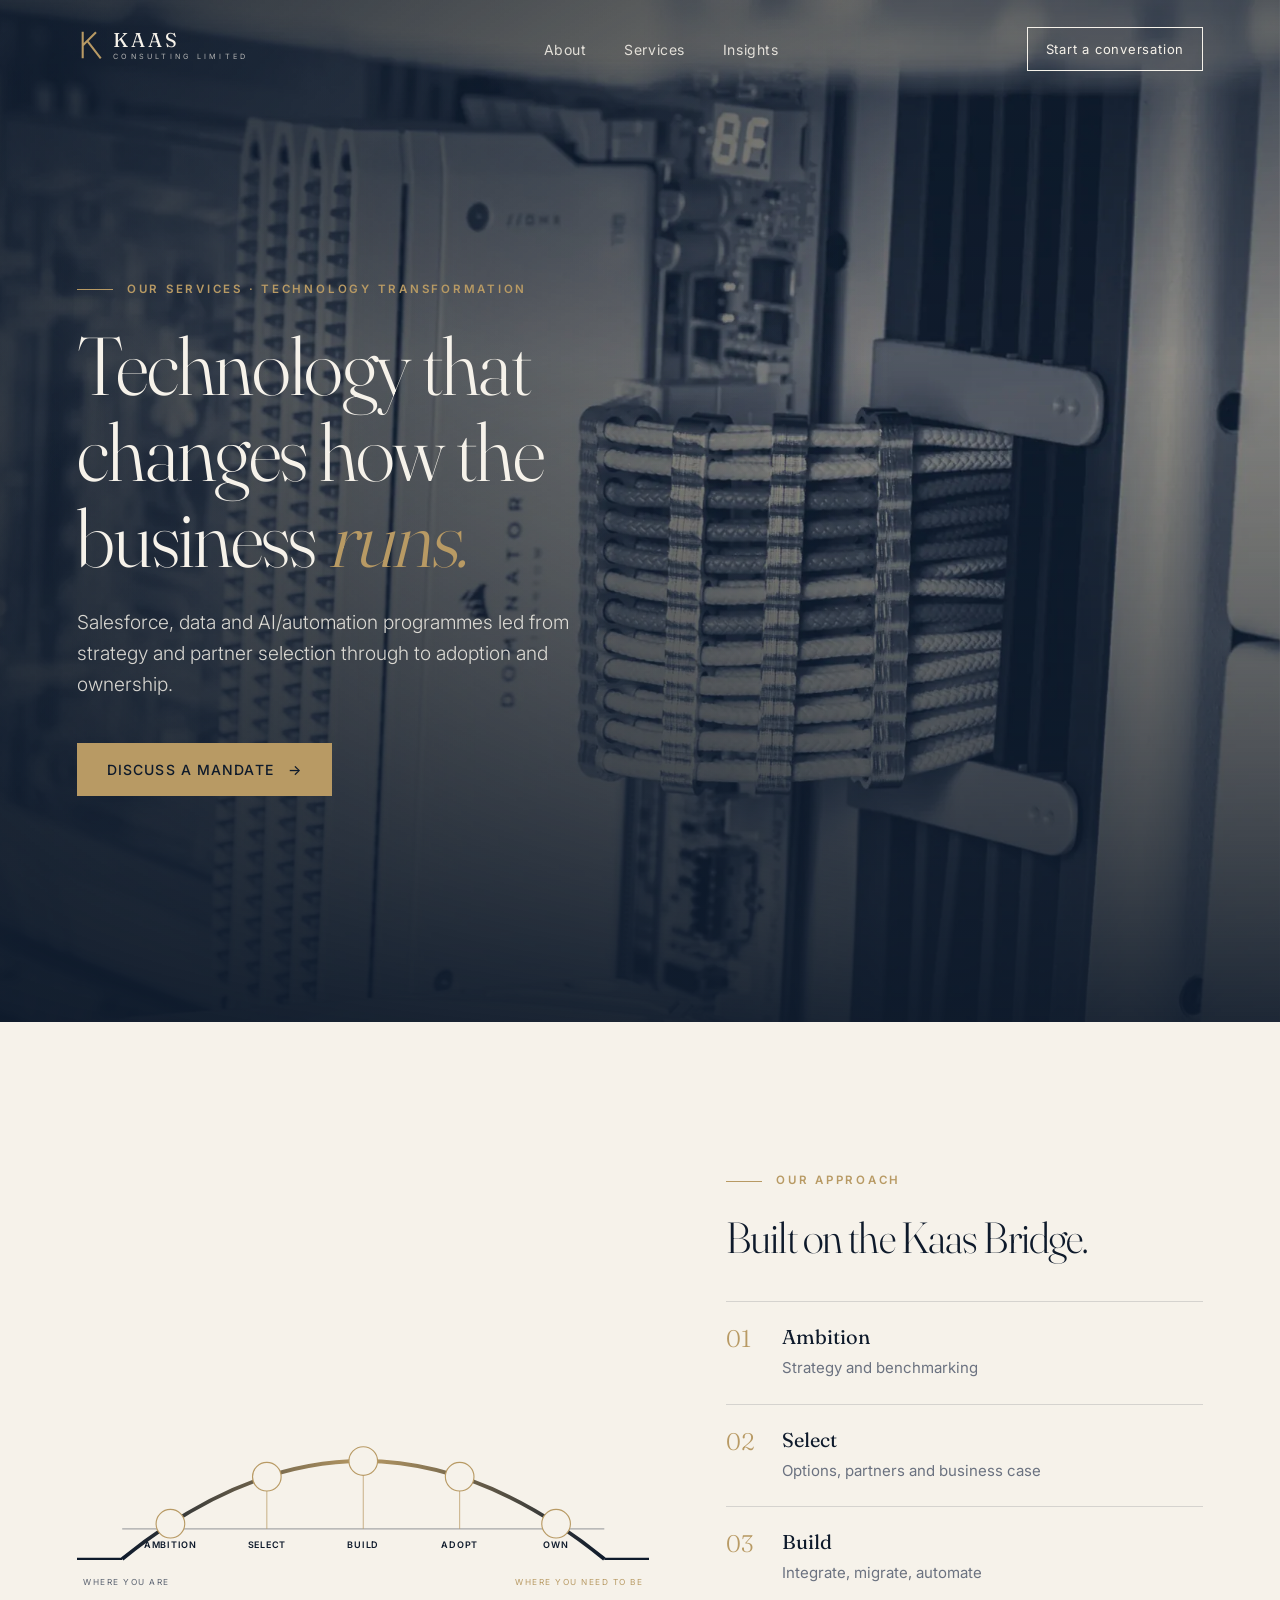
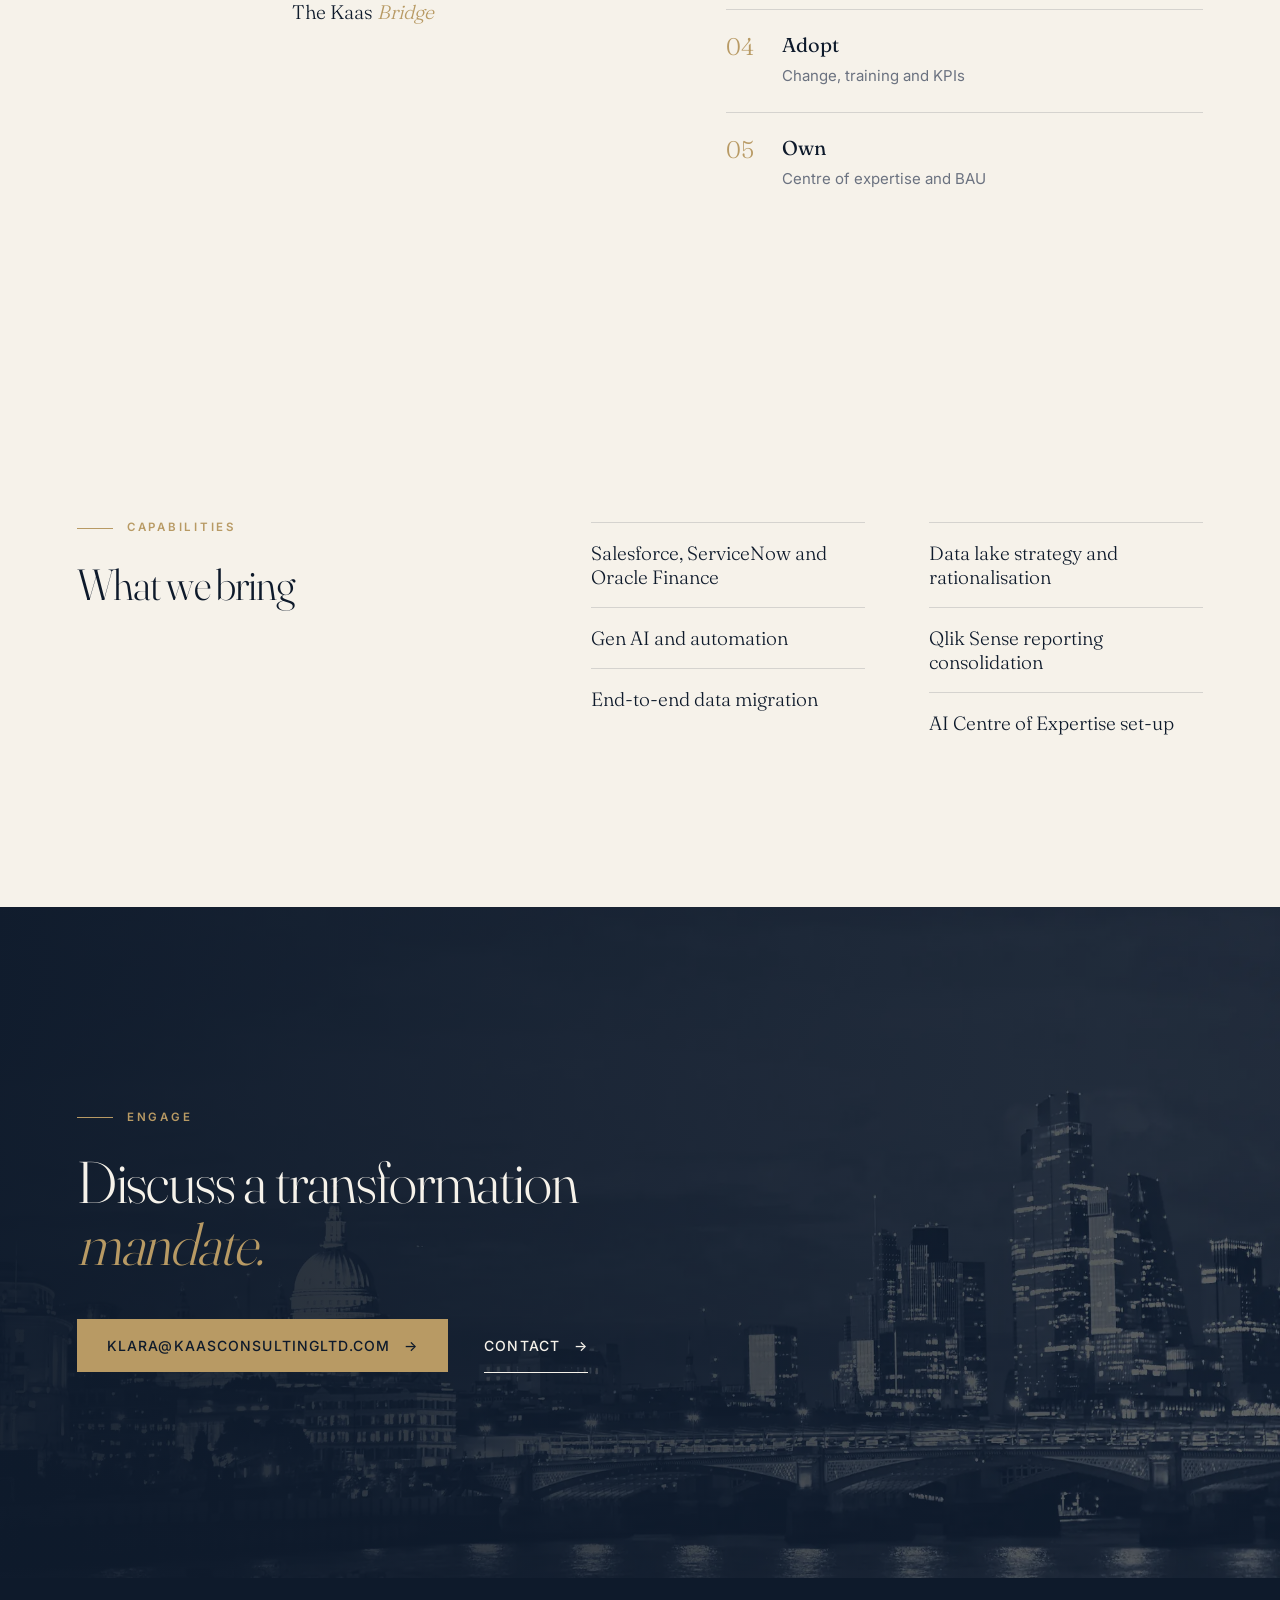
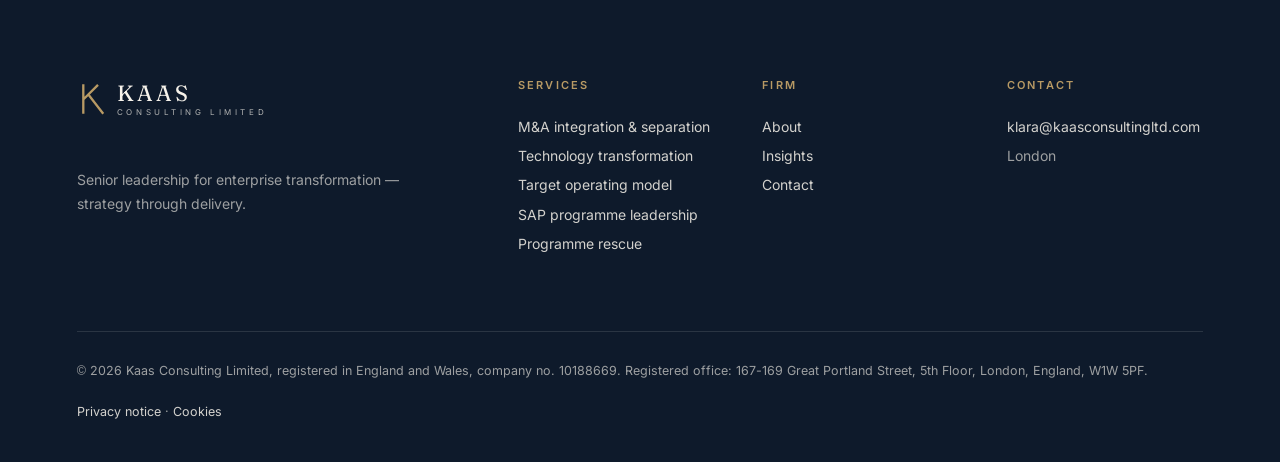
<file: services/technology-transformation.html>
<!doctype html><html lang="en-GB"><head><meta charset="utf-8"><meta name="viewport" content="width=device-width,initial-scale=1">
<title>Technology transformation — Kaas Consulting Limited</title><meta name="description" content="Enterprise transformation that lands. Senior leadership for M&amp;A integration, target operating models, SAP, Salesforce and AI programmes.">
<link rel="icon" href="../assets/favicon.svg"><link rel="preload" href="../assets/fonts/Fraunces.ttf" as="font" crossorigin><link rel="stylesheet" href="../assets/site.css"></head><body>
<header class="nav"><a href="../index.html"><svg viewBox="0 0 230 40" class="logo" aria-label="Kaas Consulting Limited"><path d="M6 6v28M6 20.5 20 6.5M11 16l14 18" stroke="#B89A64" stroke-width="2.2" fill="none"/><text x="38" y="22" font-family="Fraunces,Georgia,serif" font-size="21" fill="currentColor" letter-spacing="3">KAAS</text><text x="38" y="35" font-family="Inter,Arial,sans-serif" font-size="7.6" fill="currentColor" opacity=".7" letter-spacing="3.4">CONSULTING LIMITED</text></svg></a><ul><li><a href="../about.html">About</a></li><li><a href="../services/ma-integration-separation.html">Services</a></li><li><a href="../insights.html">Insights</a></li></ul><a class="cta-s" href="../contact.html">Start a conversation</a><button class="burger" aria-label="Menu">MENU</button></header>
<main><section class="hero short"><img src="../assets/img/servers.webp" alt=""><div class="wrap"><div class="eyebrow rv">Our services · Technology transformation</div><h1 class="rv d1">Technology that changes how the business <em>runs.</em></h1><p class="lead rv d2">Salesforce, data and AI/automation programmes led from strategy and partner selection through to adoption and ownership.</p><div class="btns rv d3"><a class="btn" href="mailto:klara@kaasconsultingltd.com?subject=Technology transformation">Discuss a mandate</a></div></div></section><section><div class="wrap lifecycle"><div class="rv"><svg viewBox="0 0 760 420" class="draw" role="img" aria-label="The Kaas Bridge: Ambition, Select, Build, Adopt, Own" style="width:100%;height:auto"><defs><linearGradient id="bg1" x1="0" x2="1"><stop offset="0" stop-color="#0E1A2B"/><stop offset=".5" stop-color="#B89A64"/><stop offset="1" stop-color="#0E1A2B"/></linearGradient></defs><line x1="0" y1="300" x2="60" y2="300" stroke="#0E1A2B" stroke-width="3"/><line x1="700" y1="300" x2="760" y2="300" stroke="#0E1A2B" stroke-width="3"/><text x="8" y="334" font-family="Inter,sans-serif" font-size="11" letter-spacing="2" fill="#5a6270">WHERE YOU ARE</text><text x="752" y="334" text-anchor="end" font-family="Inter,sans-serif" font-size="11" letter-spacing="2" fill="#B89A64">WHERE YOU NEED TO BE</text><path class="arc" d="M60 300 Q 380.0 40 700 300" stroke="url(#bg1)" stroke-width="5" fill="none"/><line class="arc" x1="60" y1="260" x2="700" y2="260" stroke="#0E1A2B" stroke-opacity=".35" stroke-width="1.5"/><line x1="124.0" y1="253.2" x2="124.0" y2="260" stroke="#B89A64" stroke-width="1"/><circle cx="124.0" cy="253.2" r="19" fill="#F6F2EA" stroke="#B89A64" stroke-width="1.5"/><text x="124.0" y="259.2" text-anchor="middle" font-family="Fraunces,serif" font-size="16" fill="#0E1A2B"></text><text x="124.0" y="286" text-anchor="middle" font-family="Inter,sans-serif" font-size="12" font-weight="600" letter-spacing="1" fill="#0E1A2B">AMBITION</text><line x1="252.0" y1="190.8" x2="252.0" y2="260" stroke="#B89A64" stroke-width="1"/><circle cx="252.0" cy="190.8" r="19" fill="#F6F2EA" stroke="#B89A64" stroke-width="1.5"/><text x="252.0" y="196.8" text-anchor="middle" font-family="Fraunces,serif" font-size="16" fill="#0E1A2B"></text><text x="252.0" y="286" text-anchor="middle" font-family="Inter,sans-serif" font-size="12" font-weight="600" letter-spacing="1" fill="#0E1A2B">SELECT</text><line x1="380.0" y1="170.0" x2="380.0" y2="260" stroke="#B89A64" stroke-width="1"/><circle cx="380.0" cy="170.0" r="19" fill="#F6F2EA" stroke="#B89A64" stroke-width="1.5"/><text x="380.0" y="176.0" text-anchor="middle" font-family="Fraunces,serif" font-size="16" fill="#0E1A2B"></text><text x="380.0" y="286" text-anchor="middle" font-family="Inter,sans-serif" font-size="12" font-weight="600" letter-spacing="1" fill="#0E1A2B">BUILD</text><line x1="508.0" y1="190.8" x2="508.0" y2="260" stroke="#B89A64" stroke-width="1"/><circle cx="508.0" cy="190.8" r="19" fill="#F6F2EA" stroke="#B89A64" stroke-width="1.5"/><text x="508.0" y="196.8" text-anchor="middle" font-family="Fraunces,serif" font-size="16" fill="#0E1A2B"></text><text x="508.0" y="286" text-anchor="middle" font-family="Inter,sans-serif" font-size="12" font-weight="600" letter-spacing="1" fill="#0E1A2B">ADOPT</text><line x1="636.0" y1="253.2" x2="636.0" y2="260" stroke="#B89A64" stroke-width="1"/><circle cx="636.0" cy="253.2" r="19" fill="#F6F2EA" stroke="#B89A64" stroke-width="1.5"/><text x="636.0" y="259.2" text-anchor="middle" font-family="Fraunces,serif" font-size="16" fill="#0E1A2B"></text><text x="636.0" y="286" text-anchor="middle" font-family="Inter,sans-serif" font-size="12" font-weight="600" letter-spacing="1" fill="#0E1A2B">OWN</text><text x="380.0" y="380" text-anchor="middle" font-family="Fraunces,serif" font-size="26" font-weight="300" fill="#0E1A2B">The Kaas <tspan font-style="italic" fill="#B89A64">Bridge</tspan></text></svg></div><div><div class="eyebrow rv">Our approach</div><h2 class="rv d1" style="font-size:clamp(2rem,3.4vw,3.2rem);margin-bottom:40px">Built on the Kaas Bridge.</h2><ol class="phase-list rv d2"><li><div><b>Ambition</b><span>Strategy and benchmarking</span></div></li><li><div><b>Select</b><span>Options, partners and business case</span></div></li><li><div><b>Build</b><span>Integrate, migrate, automate</span></div></li><li><div><b>Adopt</b><span>Change, training and KPIs</span></div></li><li><div><b>Own</b><span>Centre of expertise and BAU</span></div></li></ol></div></div></section>
<section><div class="wrap two"><div class="rv"><div class="eyebrow">Capabilities</div><h2 style="font-size:clamp(2rem,3.4vw,3.2rem)">What we bring</h2></div><ul class="caps rv d1"><li>Salesforce, ServiceNow and Oracle Finance</li><li>Gen AI and automation</li><li>End-to-end data migration</li><li>Data lake strategy and rationalisation</li><li>Qlik Sense reporting consolidation</li><li>AI Centre of Expertise set-up</li></ul></div></section><section class="band"><img src="../assets/img/london-k.webp" alt="" loading="lazy"><div class="wrap"><div class="eyebrow rv">Engage</div><h2 class="rv d1">Discuss a transformation <em>mandate.</em></h2><div class="btns rv d2"><a class="btn" href="mailto:klara@kaasconsultingltd.com?subject=Mandate%20enquiry">klara@kaasconsultingltd.com</a><a class="btn line" href="../contact.html">Contact</a></div></div></section></main>
<footer><div class="wrap"><div class="fgrid"><div><svg viewBox="0 0 230 40" class="logo" aria-label="Kaas Consulting Limited"><path d="M6 6v28M6 20.5 20 6.5M11 16l14 18" stroke="#B89A64" stroke-width="2.2" fill="none"/><text x="38" y="22" font-family="Fraunces,Georgia,serif" font-size="21" fill="#F6F2EA" letter-spacing="3">KAAS</text><text x="38" y="35" font-family="Inter,Arial,sans-serif" font-size="7.6" fill="#F6F2EA" opacity=".7" letter-spacing="3.4">CONSULTING LIMITED</text></svg><p style="max-width:36ch">Senior leadership for enterprise transformation — strategy through delivery.</p></div>
<div><h4>Services</h4><ul><li><a href="../services/ma-integration-separation.html">M&amp;A integration &amp; separation</a></li><li><a href="../services/technology-transformation.html">Technology transformation</a></li><li><a href="../services/target-operating-model.html">Target operating model</a></li><li><a href="../services/sap-s4hana.html">SAP programme leadership</a></li><li><a href="../services/programme-rescue.html">Programme rescue</a></li></ul></div><div><h4>Firm</h4><ul><li><a href="../about.html">About</a></li><li><a href="../insights.html">Insights</a></li><li><a href="../contact.html">Contact</a></li></ul></div>
<div><h4>Contact</h4><ul><li><a href="mailto:klara@kaasconsultingltd.com">klara@kaasconsultingltd.com</a></li><li>London</li></ul></div></div>
<div class="legal"><span>© 2026 Kaas Consulting Limited, registered in England and Wales, company no. 10188669. Registered office: 167-169 Great Portland Street, 5th Floor, London, England, W1W 5PF.</span><span><a href="../privacy.html">Privacy notice</a> · <a href="../cookies.html">Cookies</a></span></div></div></footer>
<script src="../assets/site.js"></script></body></html>
</file>
<file: assets/site.css>
@font-face{font-family:Fraunces;src:url(fonts/Fraunces.ttf) format("truetype");font-weight:100 900;font-display:swap}
@font-face{font-family:Inter;src:url(fonts/Inter.ttf) format("truetype");font-weight:100 900;font-display:swap}
:root{--ink:#0E1A2B;--ink2:#16253B;--ivory:#F6F2EA;--ivory2:#EDE7DB;--acc:#B89A64;--mute:#6B7280;--rule:rgba(14,26,43,.14);--serif:Fraunces,Georgia,serif;--sans:Inter,-apple-system,"Segoe UI",Arial,sans-serif;--pad:clamp(24px,6vw,96px)}
*{box-sizing:border-box}html{scroll-behavior:smooth}body{margin:0;background:var(--ivory);color:var(--ink);font:400 17px/1.7 var(--sans);-webkit-font-smoothing:antialiased}
img{max-width:100%;display:block}a{color:inherit}
h1,h2,h3,.serif{font-family:var(--serif);font-weight:300;letter-spacing:-.02em;line-height:1.05;margin:0;font-variation-settings:"opsz" 144}
h1{font-size:clamp(2.6rem,6.4vw,6rem)}h2{font-size:clamp(2.1rem,4.6vw,4.2rem)}h3{font-size:clamp(1.5rem,2.2vw,2rem);line-height:1.15}
h1 em,h2 em{font-style:italic;color:var(--acc)}
.eyebrow{font:600 11.5px/1 var(--sans);letter-spacing:.24em;text-transform:uppercase;color:var(--acc);display:flex;align-items:center;gap:14px;margin-bottom:28px}
.eyebrow:before{content:"";width:36px;height:1px;background:currentColor}
.wrap{padding:0 var(--pad);max-width:1600px;margin:0 auto}
.lead{font-size:clamp(1.1rem,1.5vw,1.35rem);line-height:1.6;max-width:44ch;font-weight:300}
.draft{position:fixed;bottom:12px;right:12px;opacity:.85;z-index:50;background:var(--acc);color:var(--ink);font:600 10.5px var(--sans);letter-spacing:.14em;padding:7px 12px;text-transform:uppercase}
/* nav */
.nav{position:fixed;inset:0 0 auto;z-index:40;display:flex;justify-content:space-between;align-items:center;padding:26px var(--pad);transition:background .4s,padding .4s,box-shadow .4s;color:var(--ivory)}
.nav .logo{height:38px;width:auto}.nav .logo text{fill:currentColor}
.nav ul{display:flex;gap:38px;list-style:none;margin:0;padding:0}.nav ul a{text-decoration:none;font-size:14px;letter-spacing:.04em;opacity:.88}.nav ul a:hover{opacity:1;color:var(--acc)}
.nav .cta-s{border:1px solid currentColor;padding:10px 18px;font-size:13px;text-decoration:none;letter-spacing:.06em}
.nav.solid{background:rgba(246,242,234,.97);color:var(--ink);padding:16px var(--pad);box-shadow:0 1px 0 var(--rule);backdrop-filter:blur(8px)}
.burger{display:none;background:none;border:0;color:inherit;font:500 13px var(--sans);letter-spacing:.14em}
/* hero */
.hero{position:relative;min-height:100vh;display:flex;align-items:flex-end;color:var(--ivory);overflow:hidden}
.hero.short{min-height:78vh}
.hero-canvas{position:absolute;inset:0;width:100%;height:100%;display:block}
.hero>img{position:absolute;inset:0;width:100%;height:100%;object-fit:cover;transform:scale(1.06);animation:kb 18s ease-out forwards}
@keyframes kb{to{transform:scale(1)}}
.hero:after{content:"";position:absolute;inset:0;background:linear-gradient(180deg,rgba(14,26,43,.55) 0%,rgba(14,26,43,.25) 35%,rgba(14,26,43,.92) 100%),linear-gradient(90deg,rgba(14,26,43,.75),rgba(14,26,43,0) 70%)}
.hero .wrap{position:relative;z-index:2;width:100%;padding-top:130px;padding-bottom:clamp(48px,8vh,100px)}
.hero h1{max-width:13ch}.hero .lead{margin-top:26px;color:rgba(246,242,234,.86)}
.hero-meta{display:flex;gap:56px;margin-top:48px;padding-top:28px;border-top:1px solid rgba(246,242,234,.22);font-size:13px;letter-spacing:.06em;color:rgba(246,242,234,.7);flex-wrap:wrap}
.hero-meta b{display:block;font:300 1.9rem var(--serif);color:var(--ivory);letter-spacing:0;margin-bottom:4px}
.btn{display:inline-flex;align-items:center;gap:14px;font:500 14px var(--sans);letter-spacing:.08em;text-transform:uppercase;text-decoration:none;padding:18px 30px;background:var(--acc);color:var(--ink);transition:gap .3s,background .3s}
.btn:hover{gap:22px;background:#CDB07A}.btn:after{content:"→"}
.btn.line{background:none;color:inherit;padding:18px 0;border-bottom:1px solid currentColor}
.btns{display:flex;gap:36px;align-items:center;margin-top:44px;flex-wrap:wrap}
section{padding:clamp(80px,12vw,180px) 0}
.ink{background:var(--ink);color:var(--ivory)}.ink .mute{color:rgba(246,242,234,.6)}
.mute{color:var(--mute)}
/* intro asym */
.intro{display:grid;grid-template-columns:5fr 7fr;gap:var(--pad);align-items:start}
.intro p{font-size:1.15rem;font-weight:300;max-width:56ch}
/* service rows */
.srow{display:grid;grid-template-columns:1fr 1fr;gap:clamp(32px,6vw,110px);align-items:center;padding:clamp(48px,6vw,90px) 0;border-top:1px solid var(--rule);text-decoration:none}
.srow:nth-child(even) .simg{order:2}
.simg{overflow:hidden;aspect-ratio:4/3}.simg img{width:100%;height:100%;object-fit:cover;transition:transform 1.2s cubic-bezier(.2,.7,.2,1);filter:saturate(.85)}
.srow:hover .simg img,.zoom:hover img{transform:scale(1.06)}
.snum{font:300 15px var(--serif);color:var(--acc);display:block;margin-bottom:18px;letter-spacing:.1em}
.srow h3{font-size:clamp(1.9rem,3.2vw,3rem);margin-bottom:22px}.srow p{max-width:46ch;color:#3A4250}
.more{display:inline-block;margin-top:22px;font:500 13px var(--sans);letter-spacing:.14em;text-transform:uppercase;border-bottom:1px solid var(--acc);padding-bottom:6px}
/* numerals */
.nums{display:grid;grid-template-columns:repeat(4,1fr);margin-top:80px;border-top:1px solid rgba(246,242,234,.18)}
.nums div{padding:40px 32px 8px 0;border-right:1px solid rgba(246,242,234,.12);padding-left:32px}.nums div:first-child{padding-left:0}.nums div:last-child{border:0}
.nums b{display:block;font:200 clamp(3.2rem,6vw,6.2rem)/1 var(--serif);color:var(--ivory);letter-spacing:-.04em;margin-bottom:24px}
.nums b small{font-size:.45em;color:var(--acc);margin-left:4px}
.nums span{font-size:14.5px;line-height:1.6;color:rgba(246,242,234,.68);display:block;max-width:28ch}
.nums i{display:block;font-style:normal;margin-top:14px;font-size:11px;letter-spacing:.2em;text-transform:uppercase;color:var(--acc)}
/* feature */
.feature{display:grid;grid-template-columns:7fr 5fr;min-height:80vh}
.feature .fimg{position:relative;overflow:hidden}.feature .fimg img{position:absolute;inset:0;width:100%;height:100%;object-fit:cover}
.feature .ftxt{padding:clamp(48px,7vw,120px) var(--pad);display:flex;flex-direction:column;justify-content:center;background:var(--ivory2)}
.pull{font:300 italic clamp(1.6rem,2.6vw,2.4rem)/1.25 var(--serif);border-left:2px solid var(--acc);padding-left:28px;margin:36px 0}
.kv{display:grid;grid-template-columns:auto 1fr;gap:10px 28px;font-size:14px;border-top:1px solid var(--rule);padding-top:24px;margin-top:12px}.kv dt{color:var(--mute);letter-spacing:.12em;text-transform:uppercase;font-size:11px;padding-top:3px}.kv dd{margin:0}
/* insights strip */
.ins{display:grid;grid-template-columns:repeat(3,1fr);gap:clamp(24px,3vw,48px);margin-top:72px}
.art{text-decoration:none;display:block}.art .zoom{overflow:hidden;aspect-ratio:3/2;margin-bottom:26px}.art img{width:100%;height:100%;object-fit:cover;transition:transform 1.2s cubic-bezier(.2,.7,.2,1)}
.art .tag{font:600 11px var(--sans);letter-spacing:.2em;text-transform:uppercase;color:var(--acc)}.art h3{margin:14px 0 12px;font-size:clamp(1.35rem,1.8vw,1.75rem)}.art p{color:var(--mute);font-size:15.5px;margin:0}
.head-row{display:flex;justify-content:space-between;align-items:end;gap:40px;flex-wrap:wrap}
/* cta band */
.band{position:relative;color:var(--ivory);overflow:hidden;padding:clamp(110px,16vw,220px) 0}.band>img{position:absolute;inset:0;width:100%;height:100%;object-fit:cover}
.band:after{content:"";position:absolute;inset:0;background:linear-gradient(90deg,rgba(14,26,43,.94),rgba(14,26,43,.6))}.band .wrap{position:relative;z-index:2}
.band h2{max-width:16ch}
/* footer */
footer{background:var(--ink);color:rgba(246,242,234,.62);padding:100px 0 40px;font-size:14px}
.fgrid{display:grid;grid-template-columns:2fr 1fr 1fr 1fr;gap:48px;padding-bottom:72px;border-bottom:1px solid rgba(246,242,234,.12)}
footer h4{font:600 11px var(--sans);letter-spacing:.2em;text-transform:uppercase;color:var(--acc);margin:0 0 20px}
footer ul{list-style:none;padding:0;margin:0;line-height:2.1}footer a{text-decoration:none;color:rgba(246,242,234,.85)}footer a:hover{color:var(--acc)}
footer .logo{height:42px;width:auto;margin-bottom:28px}.legal{display:flex;justify-content:space-between;gap:20px;padding-top:28px;font-size:12.5px;flex-wrap:wrap}
.tc{font:600 .62em var(--sans);letter-spacing:.08em;color:#8A6A2E;background:#F3E7CF;padding:2px 6px;vertical-align:middle;white-space:nowrap}
.ink .tc,.hero .tc,.band .tc,footer .tc{background:rgba(184,154,100,.2);color:#E2C894}
/* service page */
.lifecycle{display:grid;grid-template-columns:6fr 5fr;gap:var(--pad);align-items:center}
.lifecycle svg{width:100%;height:auto;max-width:640px}
.phase-list{list-style:none;padding:0;margin:0;counter-reset:ph}
.phase-list li{display:grid;grid-template-columns:56px 1fr;padding:22px 0;border-top:1px solid var(--rule)}
.phase-list li:before{counter-increment:ph;content:"0" counter(ph);font:300 1.5rem var(--serif);color:var(--acc)}
.phase-list b{font:400 1.25rem var(--serif);display:block;margin-bottom:4px}.phase-list span{color:var(--mute);font-size:15px}
.story{display:grid;grid-template-columns:4fr 8fr;gap:var(--pad)}
.story .steps{display:grid;grid-template-columns:repeat(3,1fr);gap:40px}
.story .steps h4{font:600 11px var(--sans);letter-spacing:.2em;text-transform:uppercase;color:var(--acc);margin:0 0 16px;padding-top:20px;border-top:1px solid rgba(246,242,234,.2)}
.story .steps p{margin:0;color:rgba(246,242,234,.78);font-size:15.5px}
.caps{columns:2;column-gap:64px;list-style:none;padding:0;margin:0}.caps li{break-inside:avoid;padding:18px 0;border-top:1px solid var(--rule);font:300 1.2rem var(--serif)}
.two{display:grid;grid-template-columns:5fr 7fr;gap:var(--pad)}
/* case studies */
.case{display:grid;grid-template-columns:1fr 1fr;min-height:86vh;border-top:1px solid var(--rule)}
.case:nth-child(even) .cimg{order:2}.cimg{position:relative;overflow:hidden}.cimg img{position:absolute;inset:0;width:100%;height:100%;object-fit:cover}
.ctxt{padding:clamp(48px,7vw,120px) var(--pad);display:flex;flex-direction:column;justify-content:center}
.ctxt .big{font:200 clamp(3.4rem,6vw,5.6rem)/1 var(--serif);color:var(--acc);letter-spacing:-.04em;margin:28px 0 8px}
.ctxt .who{font-size:12px;letter-spacing:.18em;text-transform:uppercase;color:var(--mute)}
.ctxt dl{margin:32px 0 0}.ctxt dt{font:600 11px var(--sans);letter-spacing:.2em;text-transform:uppercase;color:var(--acc);margin-top:22px}.ctxt dd{margin:6px 0 0;color:#3A4250;max-width:54ch}
/* contact */
.split{display:grid;grid-template-columns:1fr 1fr;min-height:100vh}.split .cimg{position:relative}.split .ctxt{padding-top:160px}
.clink{display:block;font:300 clamp(1.6rem,2.8vw,2.6rem) var(--serif);text-decoration:none;padding:26px 0;border-top:1px solid var(--rule);transition:color .3s}.clink:hover{color:var(--acc)}.clink small{display:block;font:600 11px var(--sans);letter-spacing:.2em;text-transform:uppercase;color:var(--mute);margin-bottom:8px}
.marquee{display:flex;flex-wrap:wrap;gap:14px 44px;font:300 clamp(1.3rem,2vw,1.8rem) var(--serif);margin-top:48px}.marquee span{white-space:nowrap}.marquee span:after{content:"·";color:var(--acc);margin-left:44px}.marquee span:last-child:after{content:""}
/* motion */
.rv{opacity:0;transform:translateY(36px);transition:opacity 1.1s cubic-bezier(.2,.7,.2,1),transform 1.1s cubic-bezier(.2,.7,.2,1)}.rv.in{opacity:1;transform:none}
.rv.d1{transition-delay:.12s}.rv.d2{transition-delay:.24s}.rv.d3{transition-delay:.36s}
.draw path.arc{stroke-dasharray:1200;stroke-dashoffset:1200;transition:stroke-dashoffset 2.4s cubic-bezier(.3,.6,.2,1)}.draw.in path.arc{stroke-dashoffset:0}
@media(prefers-reduced-motion:reduce){*{animation:none!important;transition:none!important}.rv{opacity:1;transform:none}.draw path.arc{stroke-dashoffset:0}html{scroll-behavior:auto}}
@media(max-width:960px){.nav ul,.nav .cta-s{display:none}.burger{display:block}.nav.open ul{display:flex;flex-direction:column;position:absolute;top:100%;left:0;right:0;background:var(--ivory);color:var(--ink);padding:24px var(--pad);gap:18px}
.intro,.srow,.feature,.lifecycle,.story,.two,.case,.split,.fgrid{grid-template-columns:1fr}.srow:nth-child(even) .simg,.case:nth-child(even) .cimg{order:0}
.nums{grid-template-columns:1fr 1fr}.nums div{padding:32px 20px 24px 0!important;border-right:0;border-bottom:1px solid rgba(246,242,234,.12)}.nums div:nth-child(even){padding-left:20px!important;border-left:1px solid rgba(246,242,234,.12)}
.ins,.story .steps{grid-template-columns:1fr}.feature .fimg,.case .cimg,.split .cimg{min-height:56vw}.caps{columns:1}.hero-meta{gap:20px 32px}.hero-meta b{font-size:1.35rem}.hero .wrap{padding-top:110px}.btns{gap:20px}.split .ctxt{padding-top:64px}}
</file>
